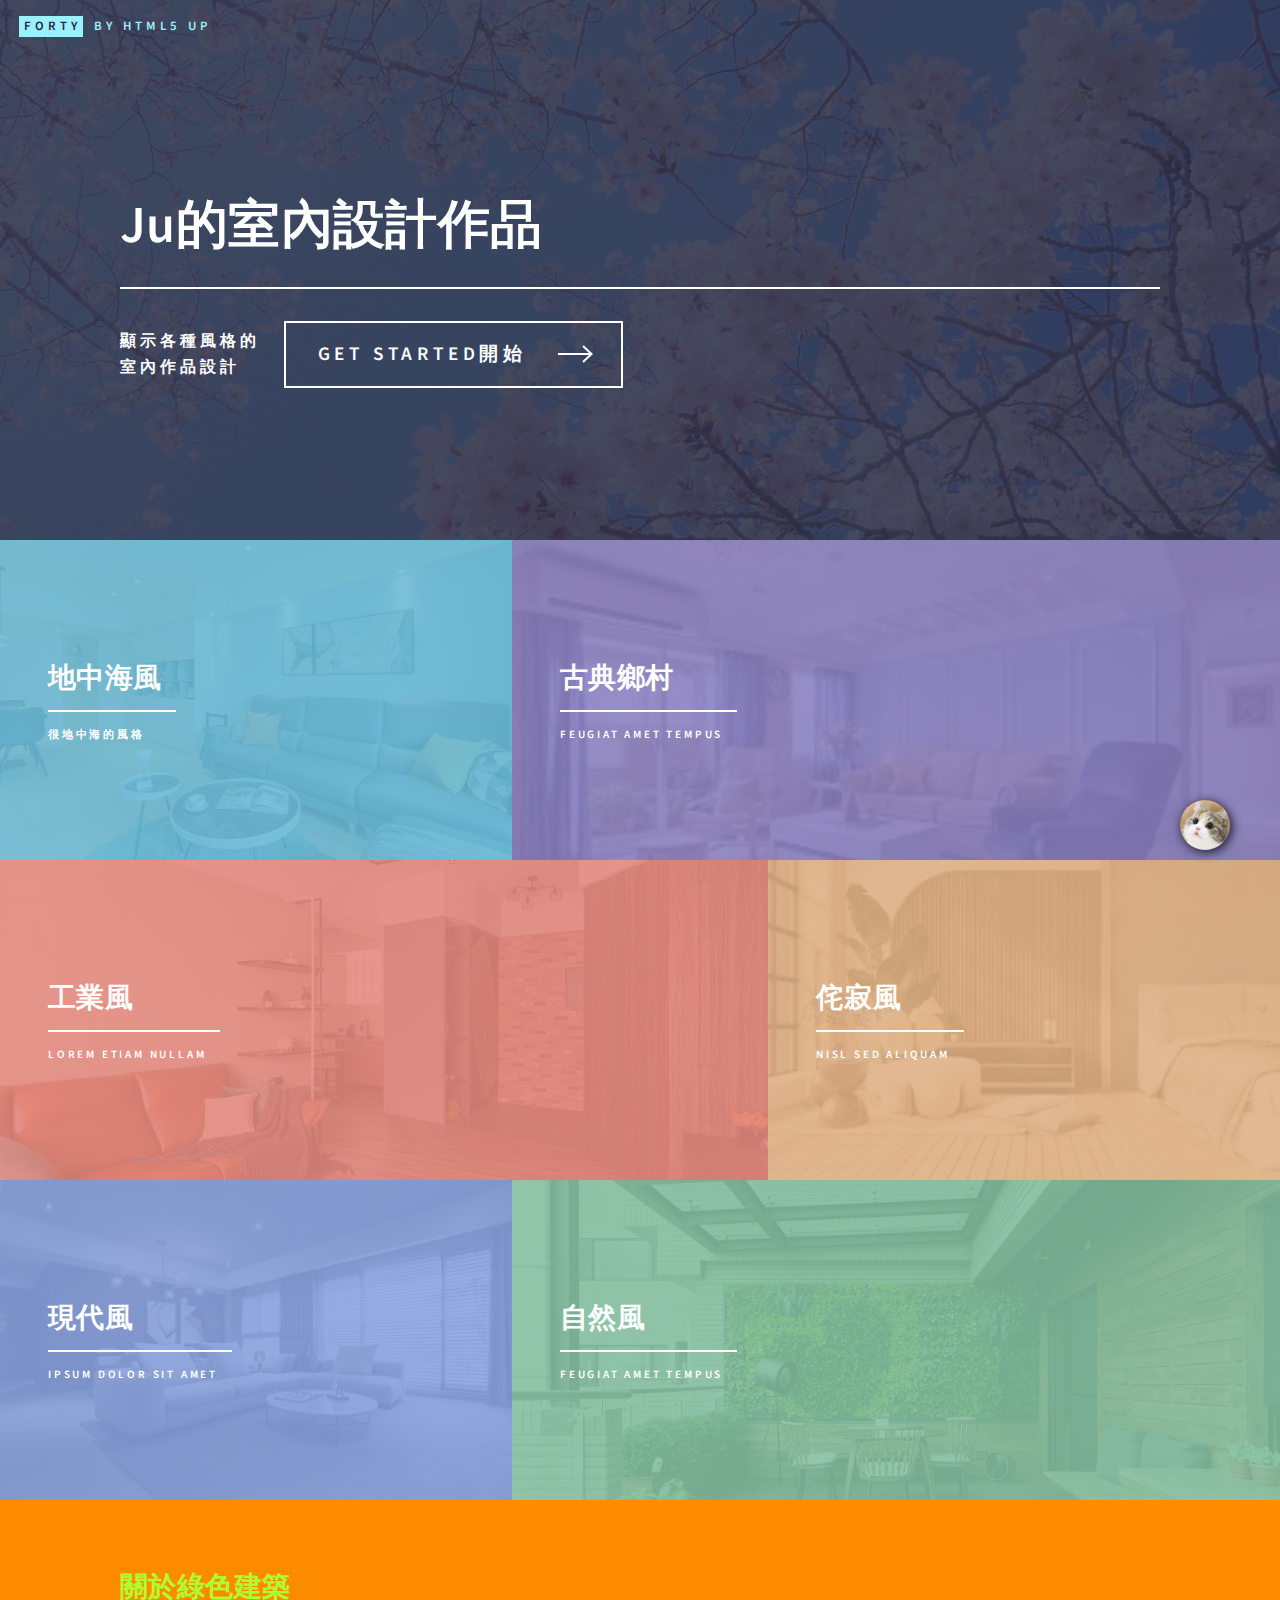
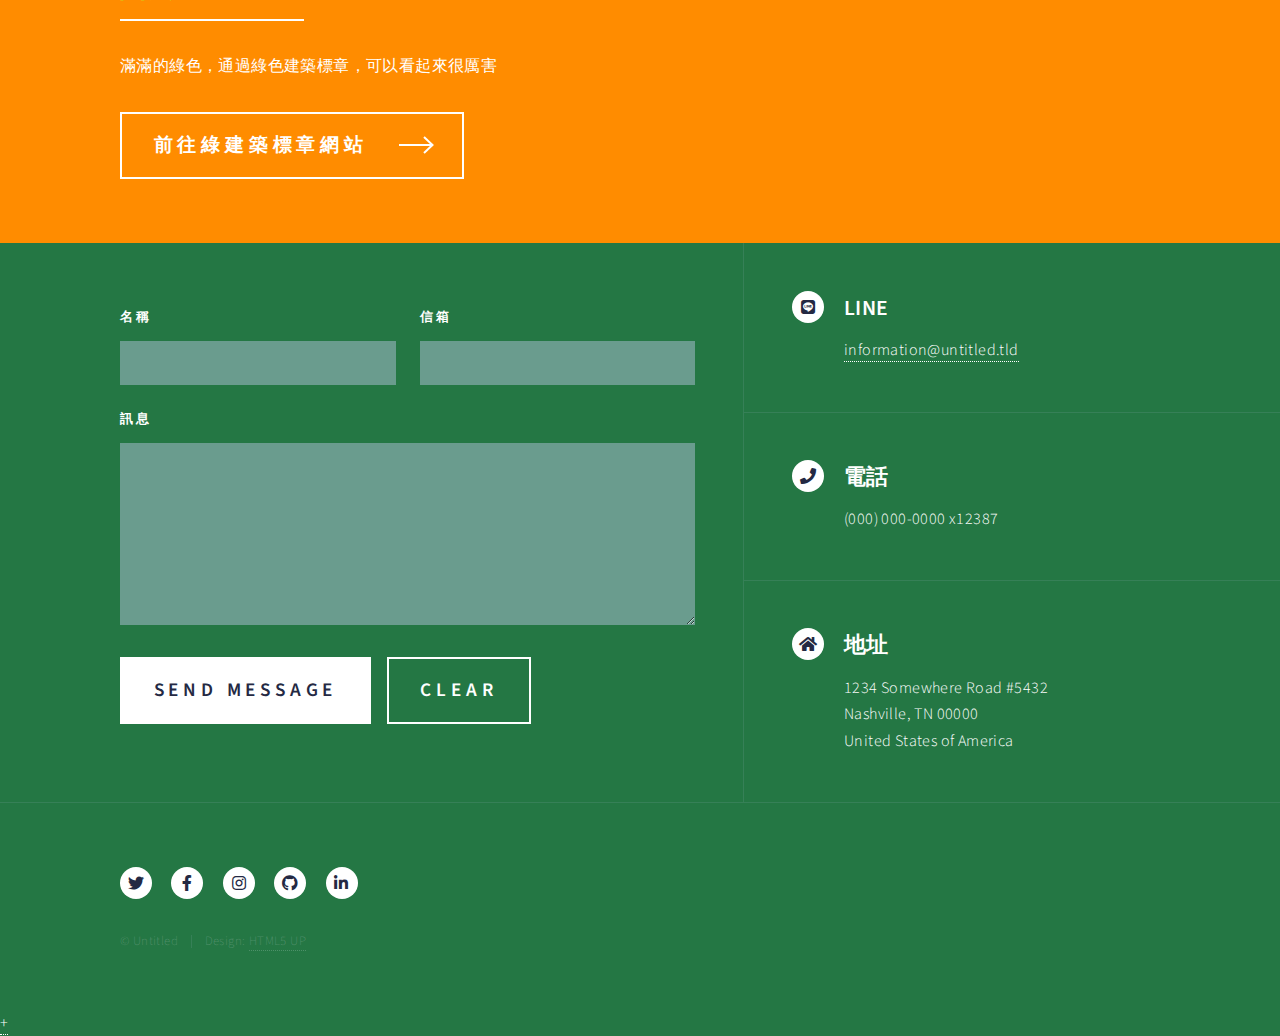
<file: index.html>
<!DOCTYPE HTML>
<!--
	Forty by HTML5 UP
	html5up.net | @ajlkn
	Free for personal and commercial use under the CCA 3.0 license (html5up.net/license)
-->
<html>
	<head>
		<title>Forty by HTML5 UP</title>
		<meta charset="utf-8" />
		<meta name="viewport" content="width=device-width, initial-scale=1, user-scalable=no" />
		<link rel="stylesheet" href="assets/css/main.css" />
		<noscript><link rel="stylesheet" href="assets/css/noscript.css" /></noscript>
	</head>
	<body class="is-preload">
		    <!-- <a href="#footer" class="back-btn">🢁</a> -->
            <a href="#footer" class="back-btn"><img class="back-img" src="images/cat.jpg" /></a>

		<!-- Wrapper -->
			<div id="wrapper">

				<!-- Header -->
					<header id="header" class="alt">
						<a href="index.html" class="logo"><strong>Forty</strong> <span>by HTML5 UP</span></a>
						<nav>
						
							
						</nav>
					</header>

				<!-- Menu -->
					<nav id="menu">
						<ul class="links">
							<li><a href="index.html">Home</a></li>
							<li><a href="landing.html">Landing</a></li>
							<li><a href="generic.html">Generic</a></li>
							<li><a href="elements.html">Elements</a></li>
						</ul>
						<ul class="actions stacked">
							<li><a href="#" class="button primary fit">Get Started</a></li>
							<li><a href="#" class="button fit">Log In</a></li>
						</ul>
					</nav>

				<!-- Banner -->
					<section id="banner" class="major">
						<div class="inner">
							<span class="image">
								<img src="images/櫻花.jpg" alt="" />
							</span>		
							<header class="major">
								<h1>Ju的室內設計作品</h1>																		
							</header>
							<div class="content">
								<p>顯示各種風格的<br />
								室內作品設計</p>
								<ul class="actions">
									<li><a href="#one" class="button next scrolly">Get Started開始</a></li>
								</ul>
							</div>
						</div>
					</section>

				<!-- Main -->
					<div id="main">

						<!-- One -->
							<section id="one" class="tiles">
								<article>
									<span class="image">
										<img src="images/地中海風.jpg" alt="" />
									</span>
									<header class="major">
										<h3><a href="地中海風.html" class="link">地中海風</a></h3>
										<p>很地中海的風格</p>
									</header>
								</article>
								<article>
									<span class="image">
										<img src="images/古典鄉村.jpg" alt="" />
									</span>
									<header class="major">
										<h3><a href="古典鄉村.html" class="link">古典鄉村</a></h3>
										<p>feugiat amet tempus</p>
									</header>
								</article>
								<article>
									<span class="image">
										<img src="images/工業風.jpg" alt="" />
									</span>
									<header class="major">
										<h3><a href="工業風.html" class="link">工業風</a></h3>
										<p>Lorem etiam nullam</p>
									</header>
								</article>
								<article>
									<span class="image">
										<img src="images/侘寂風.jpg" alt="" />
									</span>
									<header class="major">
										<h3><a href="侘寂風.html" class="link">侘寂風</a></h3>
										<p>Nisl sed aliquam</p>
									</header>
								</article>
								<article>
									<span class="image">
										<img src="images/現代風.jpg" alt="" />
									</span>
									<header class="major">
										<h3><a href="現代風.html" class="link">現代風</a></h3>
										<p>Ipsum dolor sit amet</p>
									</header>
								</article>
								<article>
									<span class="image">
										<img src="images/自然風.jpg" alt="" />
									</span>
									<header class="major">
										<h3><a href="自然風.html" class="link">自然風</a></h3>
										<p>Feugiat amet tempus</p>
									</header>
								</article>
							</section>

						<!-- Two -->
							<section id="two">
								<div class="inner">
									<header class="major">
										<h2 class="my color">關於綠色建築</h2>
									</header>
									<p>滿滿的綠色，通過綠色建築標章，可以看起來很厲害</p>
									<ul class="actions">
										<li><a href="https://gb.tabc.org.tw/" target="_blank" class="button next">前往綠建築標章網站</a></li> 
									</ul>
								</div>
							</section>

					</div>

				<!-- Contact -->
					<section id="contact">
						<div class="inner">
							<section>

								<form method="post" action="#" onsubmit="return mailto()">
									<div class="fields">
										<div class="field half">
											<label for="name">名稱</label>
											<input type="text" name="name" id="name" />
										</div>
										<div class="field half">
											<label for="email">信箱</label>
											<input type="text" name="email" id="email" />
										</div>
										<div class="field">
											<label for="message">訊息</label>
											<textarea name="message" id="message" rows="6"></textarea>
										</div>
									</div>
									<ul class="actions">
										<li><input type="submit" value="Send Message" class="primary" /></li>
										<li><input type="reset" value="Clear" /></li>
									</ul>

									<script>
										function mailto() {
											name = document.getElementsByName('name')[0].value; // 把使用者輸入的名稱拿出來用
											email = document.getElementsByName('email')[0].value; // 把使用者輸入的email拿出來用
											message = document.getElementsByName('message')[0].value.replaceAll('\n', '%0D%0A'); // 把使用者輸入的內容拿出來用
											window.location.href = "mailto:a0938520520@gmail.com?subject=我有問題&body=您好, 我是" + name + ":%0D%0A" + message;
											return false;
										}
									</script>
									
								</form>
							</section>
							<section class="split">
								<section>
									<div class="contact-method">
										<span class="icon brands alt fa-line"></span>
										<h3>LINE</h3>
										<a href="#">information@untitled.tld</a>
									</div>
								</section>
								<section>
									<div class="contact-method">
										<span class="icon solid alt fa-phone"></span>
										<h3>電話</h3>
										<span>(000) 000-0000 x12387</span>
									</div>
								</section>
								<section>
									<div class="contact-method">
										<span class="icon solid alt fa-home"></span>
										<h3>地址</h3>
										<span>1234 Somewhere Road #5432<br />
										Nashville, TN 00000<br />
										United States of America</span>
									</div>
								</section>
							</section>
						</div>
					</section>

				<!-- Footer -->
					<footer id="footer">
						<div class="inner">
							<ul class="icons">
								<li><a href="#" class="icon brands alt fa-twitter"><span class="label">Twitter</span></a></li>
								<li><a href="#" class="icon brands alt fa-facebook-f"><span class="label">Facebook</span></a></li>
								<li><a href="#" class="icon brands alt fa-instagram"><span class="label">Instagram</span></a></li>
								<li><a href="#" class="icon brands alt fa-github"><span class="label">GitHub</span></a></li>
								<li><a href="#" class="icon brands alt fa-linkedin-in"><span class="label">LinkedIn</span></a></li>
							</ul>
							<ul class="copyright">
								<li>&copy; Untitled</li><li>Design: <a href="https://html5up.net">HTML5 UP</a></li>
							</ul>
						</div>
					</footer>

			</div>

		<!-- Scripts -->
			<script src="assets/js/jquery.min.js"></script>
			<script src="assets/js/jquery.scrolly.min.js"></script>
			<script src="assets/js/jquery.scrollex.min.js"></script>
			<script src="assets/js/browser.min.js"></script>
			<script src="assets/js/breakpoints.min.js"></script>
			<script src="assets/js/util.js"></script>
			<script src="assets/js/main.js"></script>

	</body>
</html>

<a href="#wrapper" class="btn">+</a>
</file>
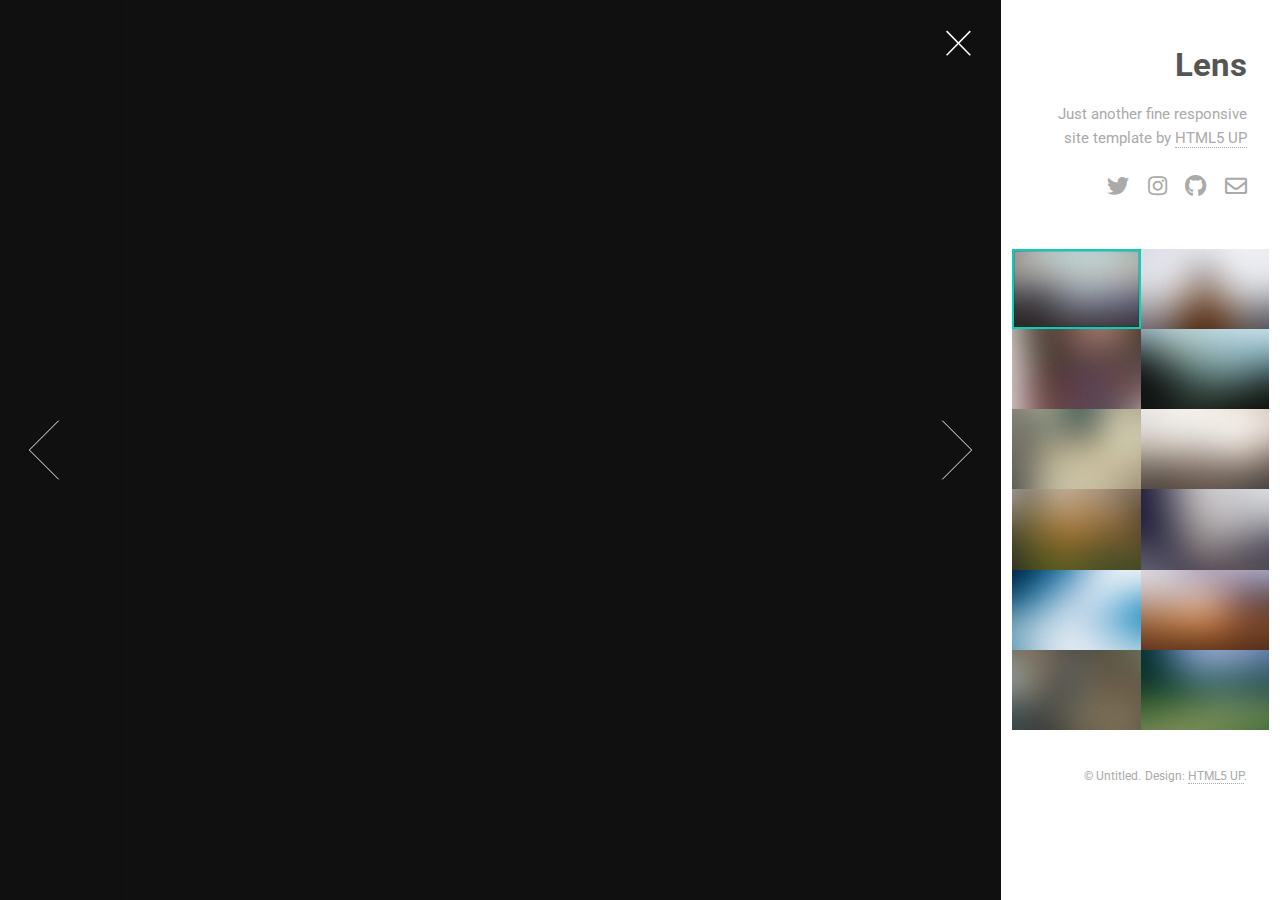
<file: html5up-lens/index.html>
<!DOCTYPE HTML>
<!--
	Lens by HTML5 UP
	html5up.net | @ajlkn
	Free for personal and commercial use under the CCA 3.0 license (html5up.net/license)
-->
<html>
	<head>
		<title>Lens by HTML5 UP</title>
		<meta charset="utf-8" />
		<meta name="viewport" content="width=device-width, initial-scale=1, user-scalable=no" />
		<link rel="stylesheet" href="assets/css/main.css" />
		<noscript><link rel="stylesheet" href="assets/css/noscript.css" /></noscript>
	</head>
	<body class="is-preload-0 is-preload-1 is-preload-2">

		<!-- Main -->
			<div id="main">

				<!-- Header -->
					<header id="header">
						<h1>Lens</h1>
						<p>Just another fine responsive site template by <a href="http://html5up.net">HTML5 UP</a></p>
						<ul class="icons">
							<li><a href="#" class="icon brands fa-twitter"><span class="label">Twitter</span></a></li>
							<li><a href="#" class="icon brands fa-instagram"><span class="label">Instagram</span></a></li>
							<li><a href="#" class="icon brands fa-github"><span class="label">Github</span></a></li>
							<li><a href="#" class="icon fa-envelope"><span class="label">Email</span></a></li>
						</ul>
					</header>

				<!-- Thumbnail -->
					<section id="thumbnails">
						<article>
							<a class="thumbnail" href="images/fulls/01.jpg" data-position="left center"><img src="images/thumbs/01.jpg" alt="" /></a>
							<h2>Diam tempus accumsan</h2>
							<p>Lorem ipsum dolor sit amet, consectetur adipiscing elit.</p>
						</article>
						<article>
							<a class="thumbnail" href="images/fulls/02.jpg"><img src="images/thumbs/02.jpg" alt="" /></a>
							<h2>Vivamus convallis libero</h2>
							<p>Sed velit lacus, laoreet at venenatis convallis in lorem tincidunt.</p>
						</article>
						<article>
							<a class="thumbnail" href="images/fulls/03.jpg" data-position="top center"><img src="images/thumbs/03.jpg" alt="" /></a>
							<h2>Nec accumsan enim felis</h2>
							<p>Maecenas eleifend tellus ut turpis eleifend, vitae pretium faucibus.</p>
						</article>
						<article>
							<a class="thumbnail" href="images/fulls/04.jpg"><img src="images/thumbs/04.jpg" alt="" /></a>
							<h2>Donec maximus nisi eget</h2>
							<p>Tristique in nulla vel congue. Sed sociis natoque parturient nascetur.</p>
						</article>
						<article>
							<a class="thumbnail" href="images/fulls/05.jpg" data-position="top center"><img src="images/thumbs/05.jpg" alt="" /></a>
							<h2>Nullam vitae nunc vulputate</h2>
							<p>In pellentesque cursus velit id posuere. Donec vehicula nulla.</p>
						</article>
						<article>
							<a class="thumbnail" href="images/fulls/06.jpg"><img src="images/thumbs/06.jpg" alt="" /></a>
							<h2>Phasellus magna faucibus</h2>
							<p>Nulla dignissim libero maximus tellus varius dictum ut posuere magna.</p>
						</article>
						<article>
							<a class="thumbnail" href="images/fulls/07.jpg"><img src="images/thumbs/07.jpg" alt="" /></a>
							<h2>Proin quis mauris</h2>
							<p>Etiam ultricies, lorem quis efficitur porttitor, facilisis ante orci urna.</p>
						</article>
						<article>
							<a class="thumbnail" href="images/fulls/08.jpg"><img src="images/thumbs/08.jpg" alt="" /></a>
							<h2>Gravida quis varius enim</h2>
							<p>Nunc egestas congue lorem. Nullam dictum placerat ex sapien tortor mattis.</p>
						</article>
						<article>
							<a class="thumbnail" href="images/fulls/09.jpg"><img src="images/thumbs/09.jpg" alt="" /></a>
							<h2>Morbi eget vitae adipiscing</h2>
							<p>In quis vulputate dui. Maecenas metus elit, dictum praesent lacinia lacus.</p>
						</article>
						<article>
							<a class="thumbnail" href="images/fulls/10.jpg"><img src="images/thumbs/10.jpg" alt="" /></a>
							<h2>Habitant tristique senectus</h2>
							<p>Vestibulum ante ipsum primis in faucibus orci luctus ac tincidunt dolor.</p>
						</article>
						<article>
							<a class="thumbnail" href="images/fulls/11.jpg"><img src="images/thumbs/11.jpg" alt="" /></a>
							<h2>Pharetra ex non faucibus</h2>
							<p>Ut sed magna euismod leo laoreet congue. Fusce congue enim ultricies.</p>
						</article>
						<article>
							<a class="thumbnail" href="images/fulls/12.jpg"><img src="images/thumbs/12.jpg" alt="" /></a>
							<h2>Mattis lorem sodales</h2>
							<p>Feugiat auctor leo massa, nec vestibulum nisl erat faucibus, rutrum nulla.</p>
						</article>
					</section>

				<!-- Footer -->
					<footer id="footer">
						<ul class="copyright">
							<li>&copy; Untitled.</li><li>Design: <a href="http://html5up.net">HTML5 UP</a>.</li>
						</ul>
					</footer>

			</div>

		<!-- Scripts -->
			<script src="assets/js/jquery.min.js"></script>
			<script src="assets/js/browser.min.js"></script>
			<script src="assets/js/breakpoints.min.js"></script>
			<script src="assets/js/main.js"></script>

	</body>
</html>
</file>
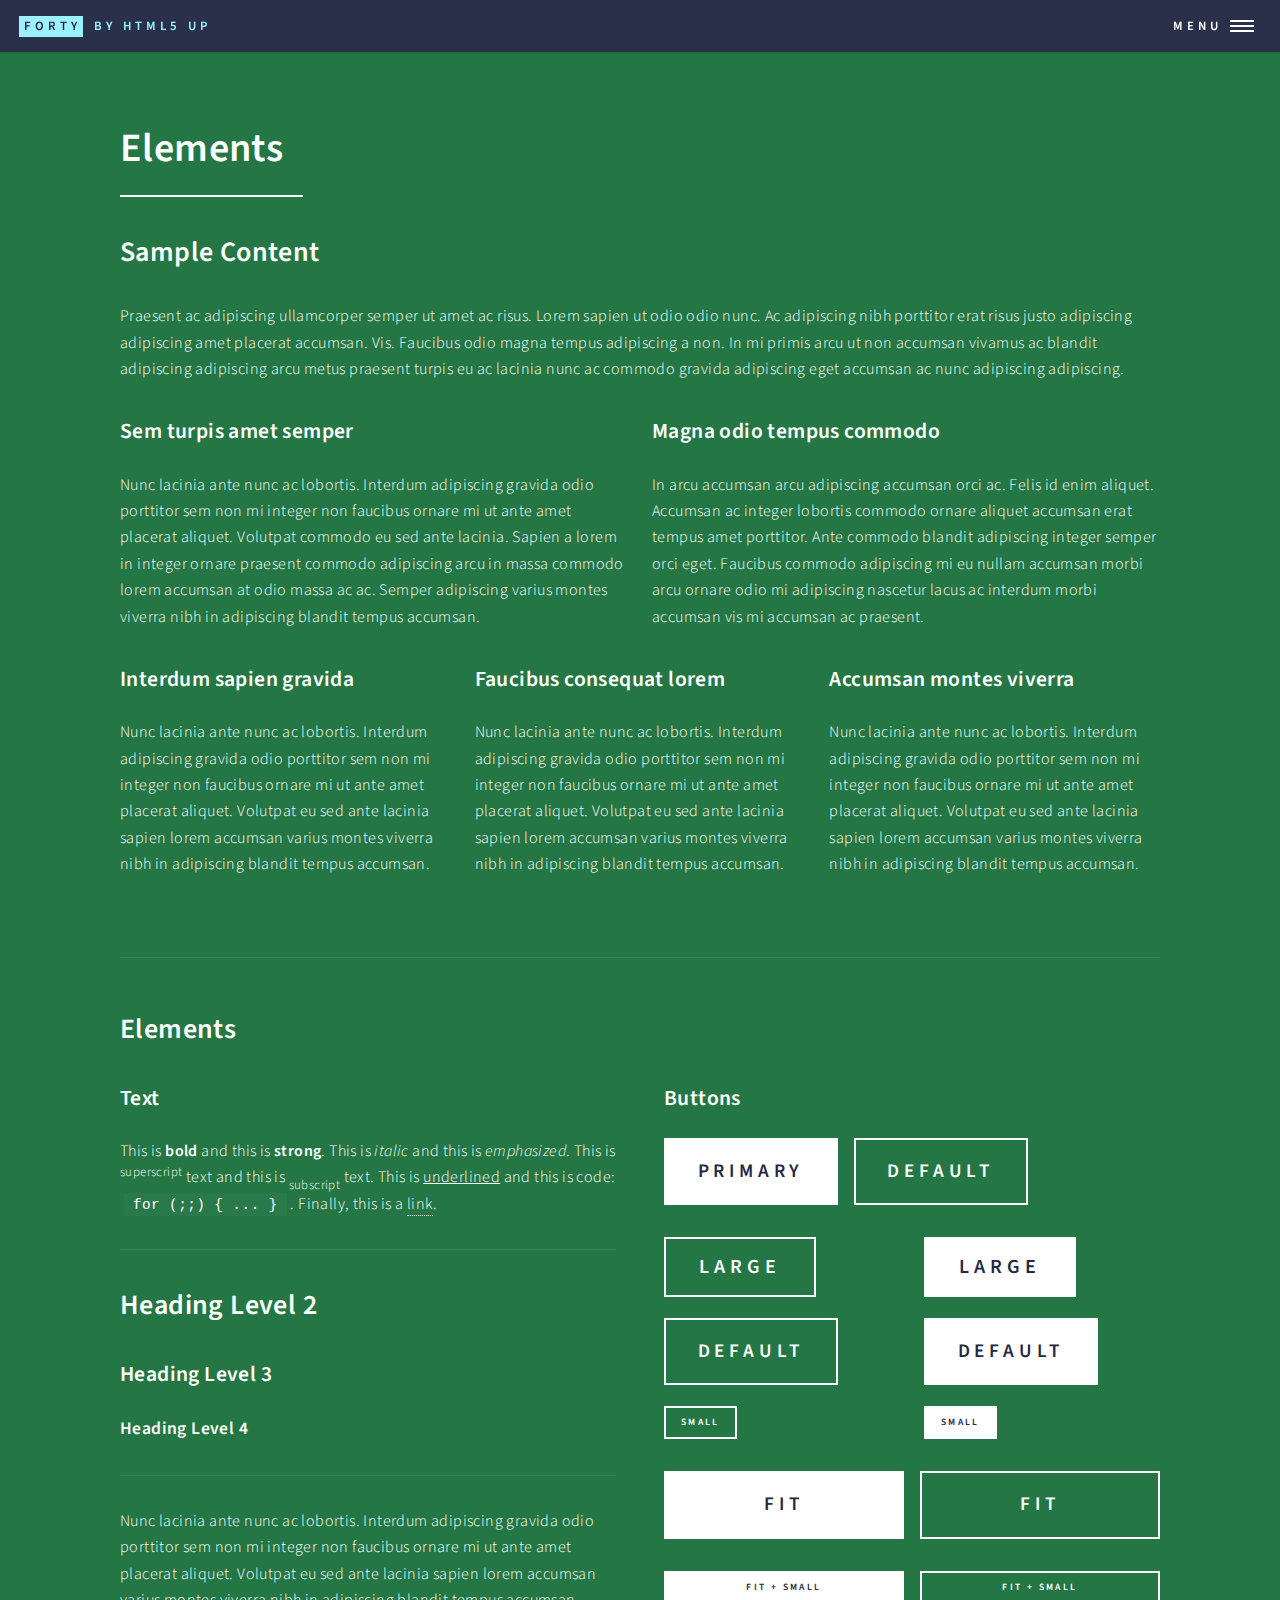
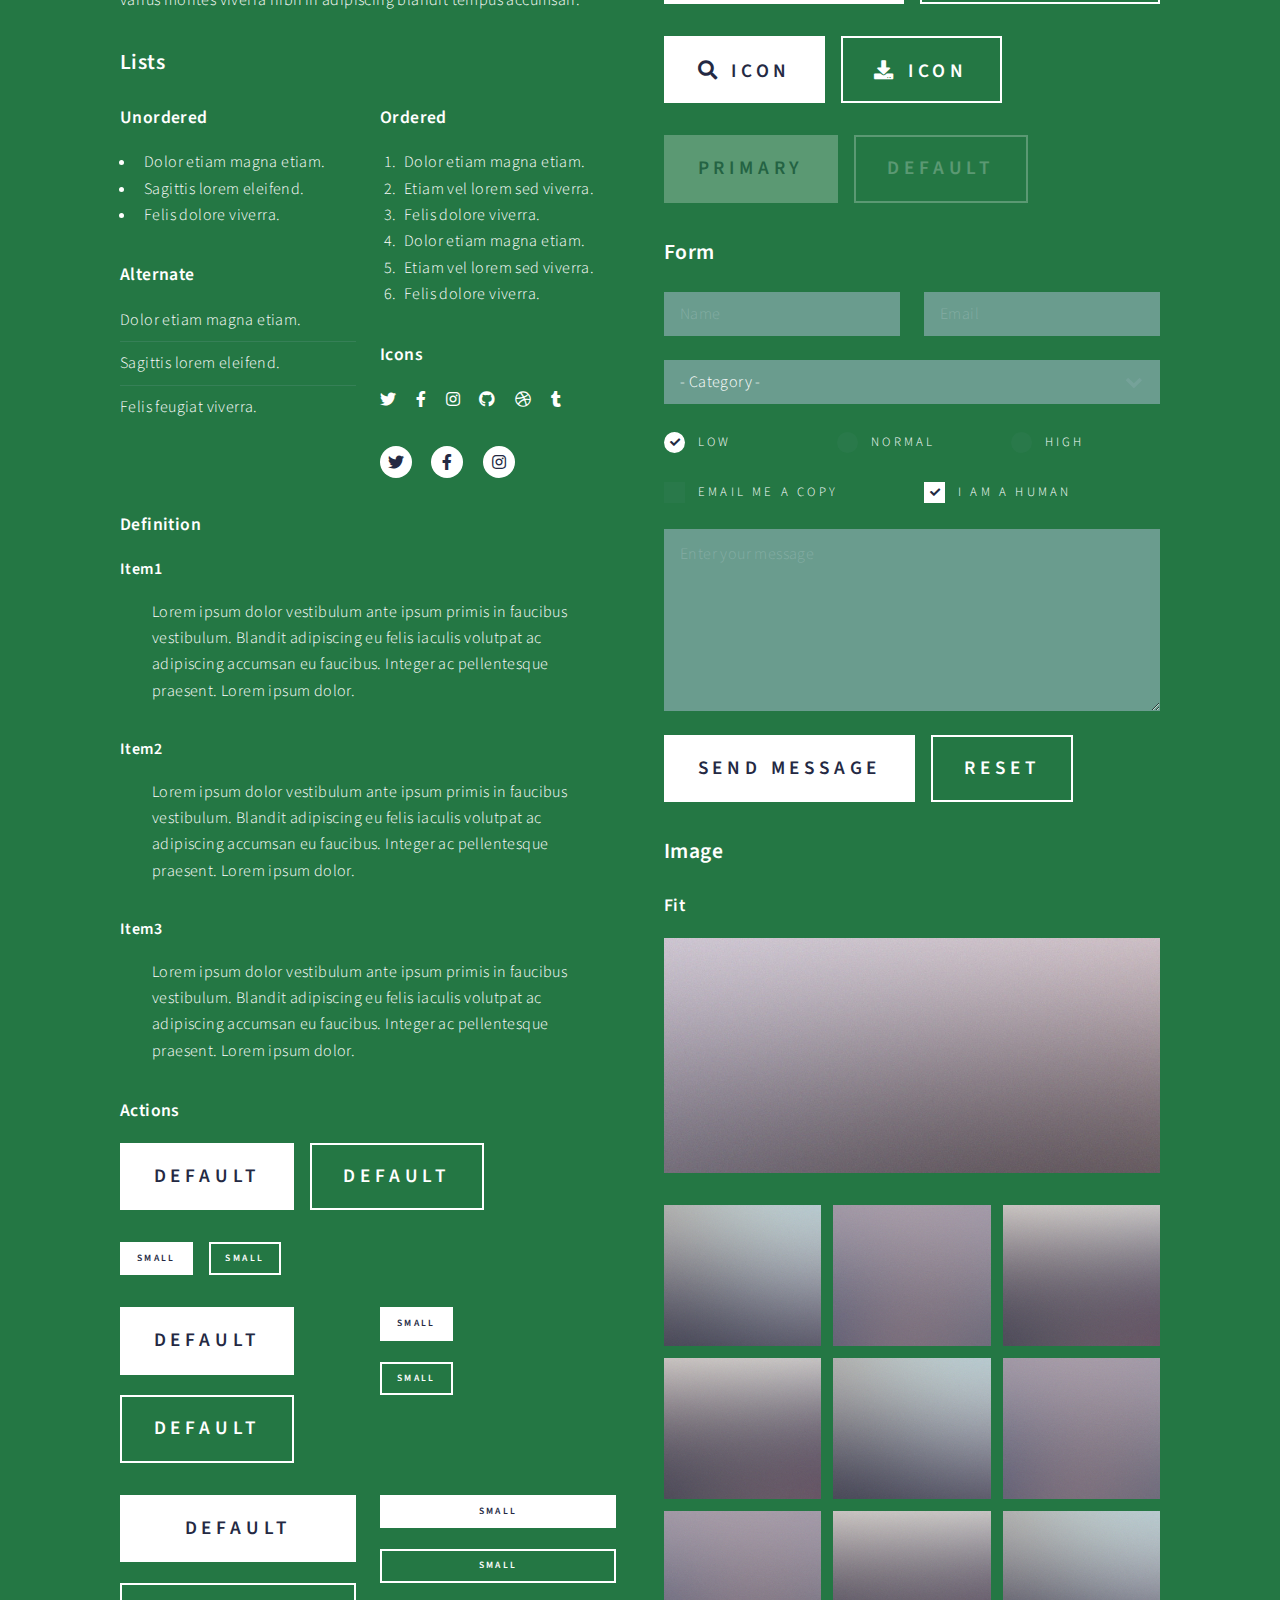
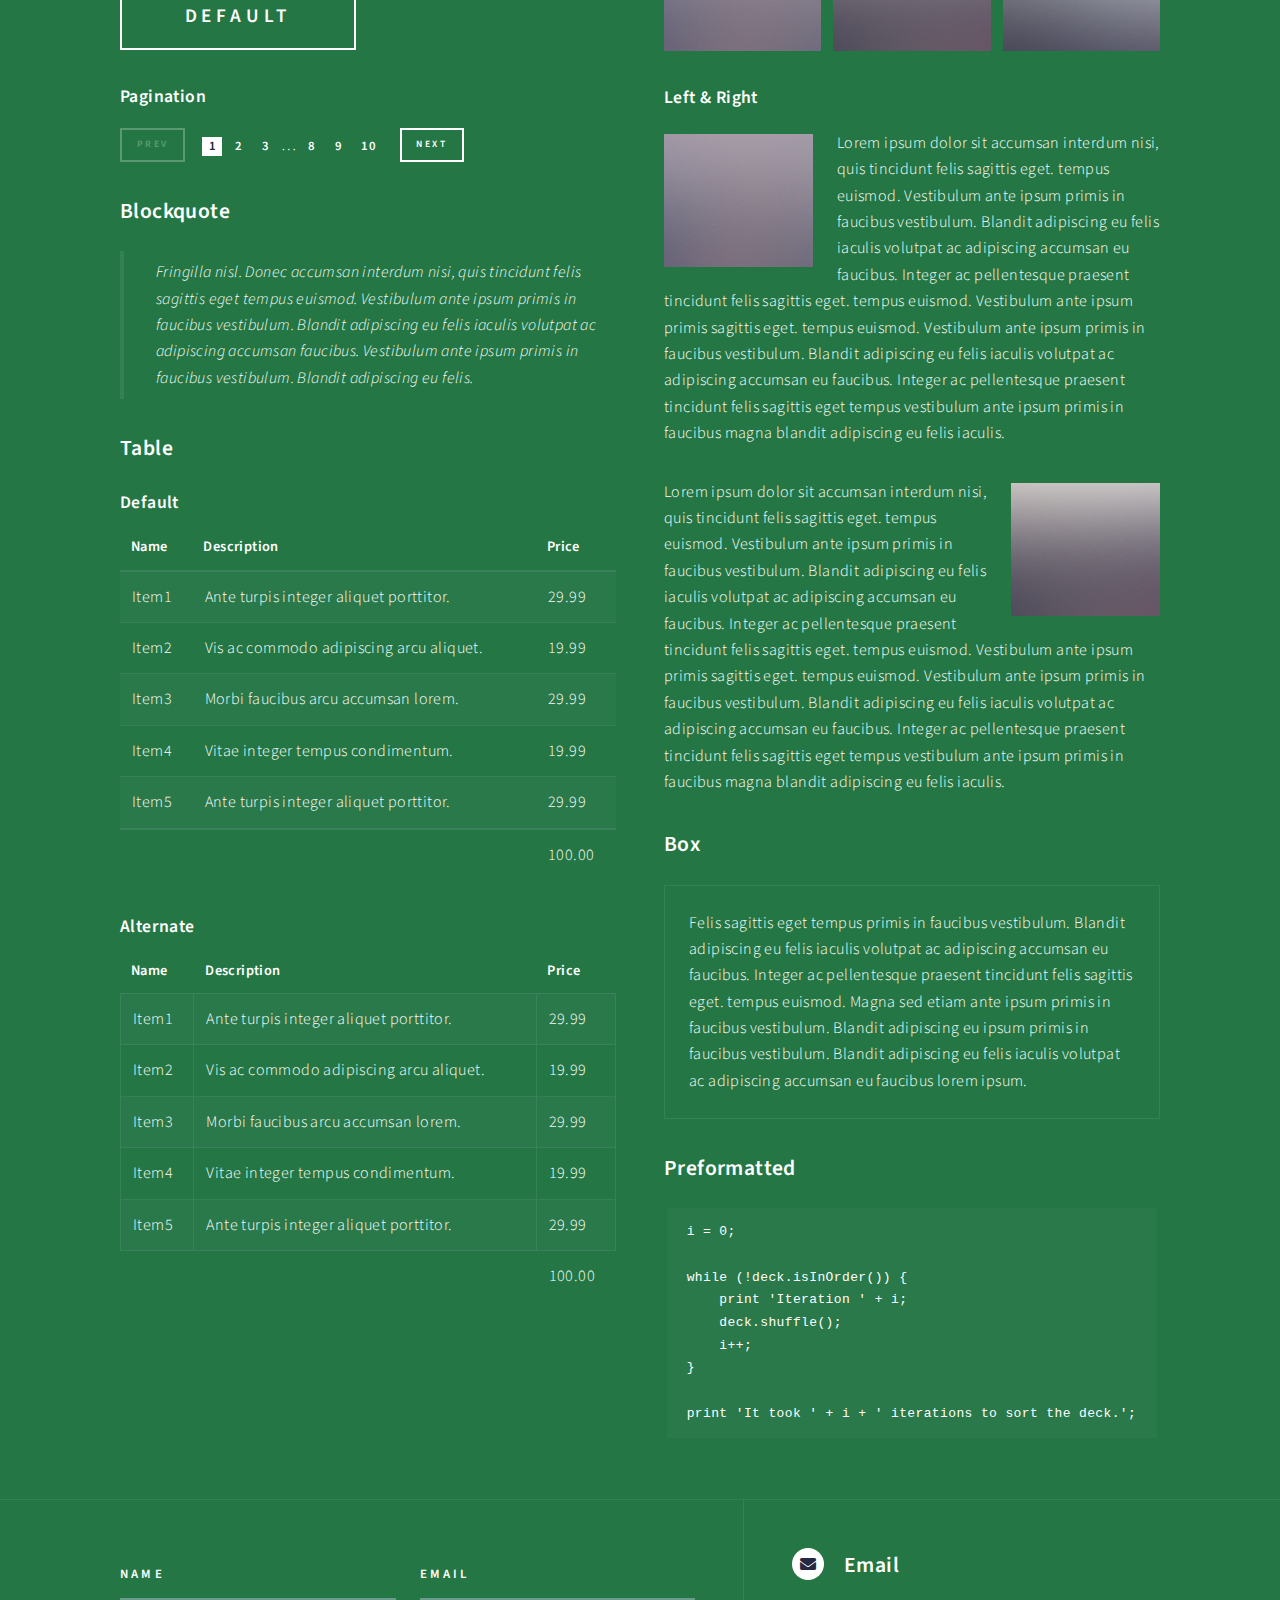
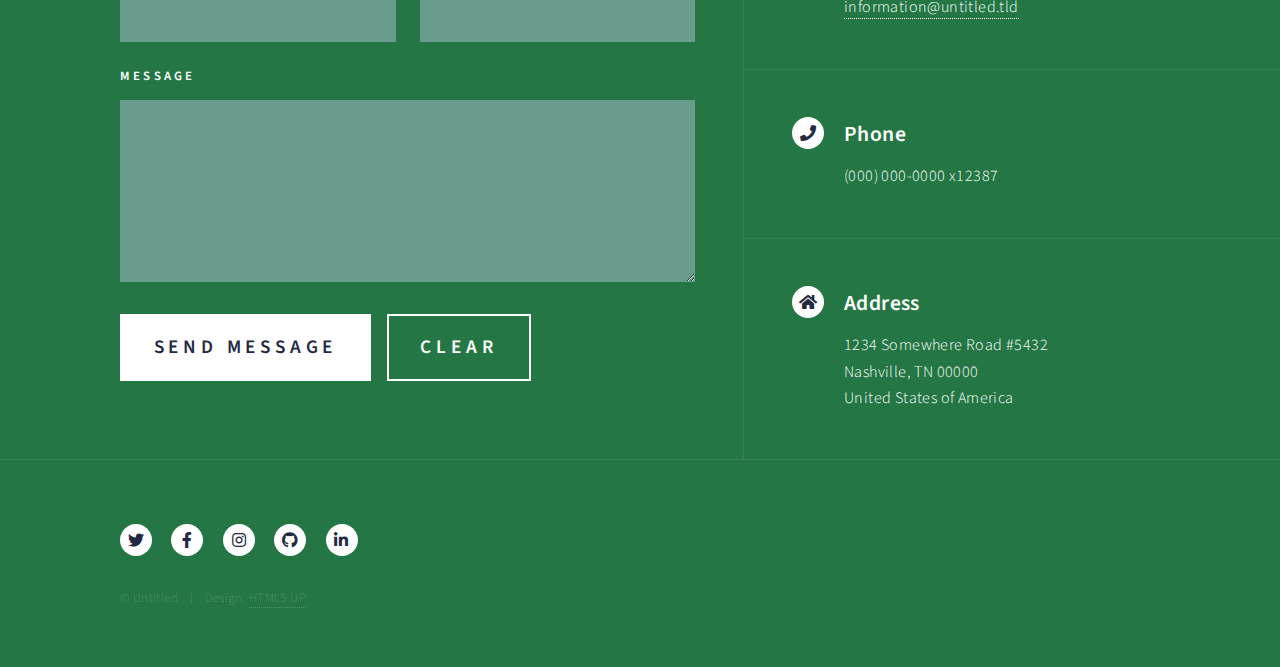
<file: elements.html>
<!DOCTYPE HTML>
<!--
	Forty by HTML5 UP
	html5up.net | @ajlkn
	Free for personal and commercial use under the CCA 3.0 license (html5up.net/license)
-->
<html>
	<head>
		<title>Elements - Forty by HTML5 UP</title>
		<meta charset="utf-8" />
		<meta name="viewport" content="width=device-width, initial-scale=1, user-scalable=no" />
		<link rel="stylesheet" href="assets/css/main.css" />
		<noscript><link rel="stylesheet" href="assets/css/noscript.css" /></noscript>
	</head>
	<body class="is-preload">

		<!-- Wrapper -->
			<div id="wrapper">

				<!-- Header -->
					<header id="header">
						<a href="index.html" class="logo"><strong>Forty</strong> <span>by HTML5 UP</span></a>
						<nav>
							<a href="#menu">Menu</a>
						</nav>
					</header>

				<!-- Menu -->
					<nav id="menu">
						<ul class="links">
							<li><a href="index.html">Home</a></li>
							<li><a href="landing.html">Landing</a></li>
							<li><a href="generic.html">Generic</a></li>
							<li><a href="elements.html">Elements</a></li>
						</ul>
						<ul class="actions stacked">
							<li><a href="#" class="button primary fit">Get Started</a></li>
							<li><a href="#" class="button fit">Log In</a></li>
						</ul>
					</nav>

				<!-- Main -->
					<div id="main" class="alt">

						<!-- One -->
							<section id="one">
								<div class="inner">
									<header class="major">
										<h1>Elements</h1>
									</header>

									<!-- Content -->
										<h2 id="content">Sample Content</h2>
										<p>Praesent ac adipiscing ullamcorper semper ut amet ac risus. Lorem sapien ut odio odio nunc. Ac adipiscing nibh porttitor erat risus justo adipiscing adipiscing amet placerat accumsan. Vis. Faucibus odio magna tempus adipiscing a non. In mi primis arcu ut non accumsan vivamus ac blandit adipiscing adipiscing arcu metus praesent turpis eu ac lacinia nunc ac commodo gravida adipiscing eget accumsan ac nunc adipiscing adipiscing.</p>
										<div class="row">
											<div class="col-6 col-12-small">
												<h3>Sem turpis amet semper</h3>
												<p>Nunc lacinia ante nunc ac lobortis. Interdum adipiscing gravida odio porttitor sem non mi integer non faucibus ornare mi ut ante amet placerat aliquet. Volutpat commodo eu sed ante lacinia. Sapien a lorem in integer ornare praesent commodo adipiscing arcu in massa commodo lorem accumsan at odio massa ac ac. Semper adipiscing varius montes viverra nibh in adipiscing blandit tempus accumsan.</p>
											</div>
											<div class="col-6 col-12-small">
												<h3>Magna odio tempus commodo</h3>
												<p>In arcu accumsan arcu adipiscing accumsan orci ac. Felis id enim aliquet. Accumsan ac integer lobortis commodo ornare aliquet accumsan erat tempus amet porttitor. Ante commodo blandit adipiscing integer semper orci eget. Faucibus commodo adipiscing mi eu nullam accumsan morbi arcu ornare odio mi adipiscing nascetur lacus ac interdum morbi accumsan vis mi accumsan ac praesent.</p>
											</div>
											<!-- Break -->
											<div class="col-4 col-12-medium">
												<h3>Interdum sapien gravida</h3>
												<p>Nunc lacinia ante nunc ac lobortis. Interdum adipiscing gravida odio porttitor sem non mi integer non faucibus ornare mi ut ante amet placerat aliquet. Volutpat eu sed ante lacinia sapien lorem accumsan varius montes viverra nibh in adipiscing blandit tempus accumsan.</p>
											</div>
											<div class="col-4 col-12-medium">
												<h3>Faucibus consequat lorem</h3>
												<p>Nunc lacinia ante nunc ac lobortis. Interdum adipiscing gravida odio porttitor sem non mi integer non faucibus ornare mi ut ante amet placerat aliquet. Volutpat eu sed ante lacinia sapien lorem accumsan varius montes viverra nibh in adipiscing blandit tempus accumsan.</p>
											</div>
											<div class="col-4 col-12-medium">
												<h3>Accumsan montes viverra</h3>
												<p>Nunc lacinia ante nunc ac lobortis. Interdum adipiscing gravida odio porttitor sem non mi integer non faucibus ornare mi ut ante amet placerat aliquet. Volutpat eu sed ante lacinia sapien lorem accumsan varius montes viverra nibh in adipiscing blandit tempus accumsan.</p>
											</div>
										</div>

									<hr class="major" />

									<!-- Elements -->
										<h2 id="elements">Elements</h2>
										<div class="row gtr-200">
											<div class="col-6 col-12-medium">

												<!-- Text stuff -->
													<h3>Text</h3>
													<p>This is <b>bold</b> and this is <strong>strong</strong>. This is <i>italic</i> and this is <em>emphasized</em>.
													This is <sup>superscript</sup> text and this is <sub>subscript</sub> text.
													This is <u>underlined</u> and this is code: <code>for (;;) { ... }</code>.
													Finally, this is a <a href="#">link</a>.</p>
													<hr />
													<h2>Heading Level 2</h2>
													<h3>Heading Level 3</h3>
													<h4>Heading Level 4</h4>
													<hr />
													<p>Nunc lacinia ante nunc ac lobortis. Interdum adipiscing gravida odio porttitor sem non mi integer non faucibus ornare mi ut ante amet placerat aliquet. Volutpat eu sed ante lacinia sapien lorem accumsan varius montes viverra nibh in adipiscing blandit tempus accumsan.</p>

												<!-- Lists -->
													<h3>Lists</h3>
													<div class="row">
														<div class="col-6 col-12-small">

															<h4>Unordered</h4>
															<ul>
																<li>Dolor etiam magna etiam.</li>
																<li>Sagittis lorem eleifend.</li>
																<li>Felis dolore viverra.</li>
															</ul>

															<h4>Alternate</h4>
															<ul class="alt">
																<li>Dolor etiam magna etiam.</li>
																<li>Sagittis lorem eleifend.</li>
																<li>Felis feugiat viverra.</li>
															</ul>

														</div>
														<div class="col-6 col-12-small">

															<h4>Ordered</h4>
															<ol>
																<li>Dolor etiam magna etiam.</li>
																<li>Etiam vel lorem sed viverra.</li>
																<li>Felis dolore viverra.</li>
																<li>Dolor etiam magna etiam.</li>
																<li>Etiam vel lorem sed viverra.</li>
																<li>Felis dolore viverra.</li>
															</ol>

															<h4>Icons</h4>
															<ul class="icons">
																<li><a href="#" class="icon brands fa-twitter"><span class="label">Twitter</span></a></li>
																<li><a href="#" class="icon brands fa-facebook-f"><span class="label">Facebook</span></a></li>
																<li><a href="#" class="icon brands fa-instagram"><span class="label">Instagram</span></a></li>
																<li><a href="#" class="icon brands fa-github"><span class="label">Github</span></a></li>
																<li><a href="#" class="icon brands fa-dribbble"><span class="label">Dribbble</span></a></li>
																<li><a href="#" class="icon brands fa-tumblr"><span class="label">Tumblr</span></a></li>
															</ul>
															<ul class="icons">
																<li><a href="#" class="icon brands alt fa-twitter"><span class="label">Twitter</span></a></li>
																<li><a href="#" class="icon brands alt fa-facebook-f"><span class="label">Facebook</span></a></li>
																<li><a href="#" class="icon brands alt fa-instagram"><span class="label">Instagram</span></a></li>
															</ul>

														</div>
													</div>
													<h4>Definition</h4>
													<dl>
														<dt>Item1</dt>
														<dd>
															<p>Lorem ipsum dolor vestibulum ante ipsum primis in faucibus vestibulum. Blandit adipiscing eu felis iaculis volutpat ac adipiscing accumsan eu faucibus. Integer ac pellentesque praesent. Lorem ipsum dolor.</p>
														</dd>
														<dt>Item2</dt>
														<dd>
															<p>Lorem ipsum dolor vestibulum ante ipsum primis in faucibus vestibulum. Blandit adipiscing eu felis iaculis volutpat ac adipiscing accumsan eu faucibus. Integer ac pellentesque praesent. Lorem ipsum dolor.</p>
														</dd>
														<dt>Item3</dt>
														<dd>
															<p>Lorem ipsum dolor vestibulum ante ipsum primis in faucibus vestibulum. Blandit adipiscing eu felis iaculis volutpat ac adipiscing accumsan eu faucibus. Integer ac pellentesque praesent. Lorem ipsum dolor.</p>
														</dd>
													</dl>

													<h4>Actions</h4>
													<ul class="actions">
														<li><a href="#" class="button primary">Default</a></li>
														<li><a href="#" class="button">Default</a></li>
													</ul>
													<ul class="actions small">
														<li><a href="#" class="button primary small">Small</a></li>
														<li><a href="#" class="button small">Small</a></li>
													</ul>
													<div class="row">
														<div class="col-6 col-12-small">
															<ul class="actions stacked">
																<li><a href="#" class="button primary">Default</a></li>
																<li><a href="#" class="button">Default</a></li>
															</ul>
														</div>
														<div class="col-6 col-12-small">
															<ul class="actions stacked">
																<li><a href="#" class="button primary small">Small</a></li>
																<li><a href="#" class="button small">Small</a></li>
															</ul>
														</div>
														<div class="col-6 col-12-small">
															<ul class="actions stacked">
																<li><a href="#" class="button primary fit">Default</a></li>
																<li><a href="#" class="button fit">Default</a></li>
															</ul>
														</div>
														<div class="col-6 col-12-small">
															<ul class="actions stacked">
																<li><a href="#" class="button primary small fit">Small</a></li>
																<li><a href="#" class="button small fit">Small</a></li>
															</ul>
														</div>
													</div>

													<h4>Pagination</h4>
													<ul class="pagination">
														<li><span class="button small disabled">Prev</span></li>
														<li><a href="#" class="page active">1</a></li>
														<li><a href="#" class="page">2</a></li>
														<li><a href="#" class="page">3</a></li>
														<li><span>&hellip;</span></li>
														<li><a href="#" class="page">8</a></li>
														<li><a href="#" class="page">9</a></li>
														<li><a href="#" class="page">10</a></li>
														<li><a href="#" class="button small">Next</a></li>
													</ul>

												<!-- Blockquote -->
													<h3>Blockquote</h3>
													<blockquote>Fringilla nisl. Donec accumsan interdum nisi, quis tincidunt felis sagittis eget tempus euismod. Vestibulum ante ipsum primis in faucibus vestibulum. Blandit adipiscing eu felis iaculis volutpat ac adipiscing accumsan faucibus. Vestibulum ante ipsum primis in faucibus vestibulum. Blandit adipiscing eu felis.</blockquote>

												<!-- Table -->
													<h3>Table</h3>

													<h4>Default</h4>
													<div class="table-wrapper">
														<table>
															<thead>
																<tr>
																	<th>Name</th>
																	<th>Description</th>
																	<th>Price</th>
																</tr>
															</thead>
															<tbody>
																<tr>
																	<td>Item1</td>
																	<td>Ante turpis integer aliquet porttitor.</td>
																	<td>29.99</td>
																</tr>
																<tr>
																	<td>Item2</td>
																	<td>Vis ac commodo adipiscing arcu aliquet.</td>
																	<td>19.99</td>
																</tr>
																<tr>
																	<td>Item3</td>
																	<td> Morbi faucibus arcu accumsan lorem.</td>
																	<td>29.99</td>
																</tr>
																<tr>
																	<td>Item4</td>
																	<td>Vitae integer tempus condimentum.</td>
																	<td>19.99</td>
																</tr>
																<tr>
																	<td>Item5</td>
																	<td>Ante turpis integer aliquet porttitor.</td>
																	<td>29.99</td>
																</tr>
															</tbody>
															<tfoot>
																<tr>
																	<td colspan="2"></td>
																	<td>100.00</td>
																</tr>
															</tfoot>
														</table>
													</div>

													<h4>Alternate</h4>
													<div class="table-wrapper">
														<table class="alt">
															<thead>
																<tr>
																	<th>Name</th>
																	<th>Description</th>
																	<th>Price</th>
																</tr>
															</thead>
															<tbody>
																<tr>
																	<td>Item1</td>
																	<td>Ante turpis integer aliquet porttitor.</td>
																	<td>29.99</td>
																</tr>
																<tr>
																	<td>Item2</td>
																	<td>Vis ac commodo adipiscing arcu aliquet.</td>
																	<td>19.99</td>
																</tr>
																<tr>
																	<td>Item3</td>
																	<td> Morbi faucibus arcu accumsan lorem.</td>
																	<td>29.99</td>
																</tr>
																<tr>
																	<td>Item4</td>
																	<td>Vitae integer tempus condimentum.</td>
																	<td>19.99</td>
																</tr>
																<tr>
																	<td>Item5</td>
																	<td>Ante turpis integer aliquet porttitor.</td>
																	<td>29.99</td>
																</tr>
															</tbody>
															<tfoot>
																<tr>
																	<td colspan="2"></td>
																	<td>100.00</td>
																</tr>
															</tfoot>
														</table>
													</div>

											</div>
											<div class="col-6 col-12-medium">

												<!-- Buttons -->
													<h3>Buttons</h3>
													<ul class="actions">
														<li><a href="#" class="button primary">Primary</a></li>
														<li><a href="#" class="button">Default</a></li>
													</ul>
													<div class="row">
														<div class="col-6 col-12-xsmall">
															<ul class="actions stacked">
																<li><a href="#" class="button large">Large</a></li>
																<li><a href="#" class="button">Default</a></li>
																<li><a href="#" class="button small">Small</a></li>
															</ul>
														</div>
														<div class="col-6 col-12-xsmall">
															<ul class="actions stacked">
																<li><a href="#" class="button primary large">Large</a></li>
																<li><a href="#" class="button primary">Default</a></li>
																<li><a href="#" class="button primary small">Small</a></li>
															</ul>
														</div>
													</div>
													<ul class="actions fit">
														<li><a href="#" class="button primary fit">Fit</a></li>
														<li><a href="#" class="button fit">Fit</a></li>
													</ul>
													<ul class="actions fit small">
														<li><a href="#" class="button primary fit small">Fit + Small</a></li>
														<li><a href="#" class="button fit small">Fit + Small</a></li>
													</ul>
													<ul class="actions">
														<li><a href="#" class="button primary icon solid fa-search">Icon</a></li>
														<li><a href="#" class="button icon solid fa-download">Icon</a></li>
													</ul>
													<ul class="actions">
														<li><span class="button primary disabled">Primary</span></li>
														<li><span class="button disabled">Default</span></li>
													</ul>

												<!-- Form -->
													<h3>Form</h3>

													<form method="post" action="#">
														<div class="row gtr-uniform">
															<div class="col-6 col-12-xsmall">
																<input type="text" name="demo-name" id="demo-name" value="" placeholder="Name" />
															</div>
															<div class="col-6 col-12-xsmall">
																<input type="email" name="demo-email" id="demo-email" value="" placeholder="Email" />
															</div>
															<!-- Break -->
															<div class="col-12">
																<select name="demo-category" id="demo-category">
																	<option value="">- Category -</option>
																	<option value="1">Manufacturing</option>
																	<option value="1">Shipping</option>
																	<option value="1">Administration</option>
																	<option value="1">Human Resources</option>
																</select>
															</div>
															<!-- Break -->
															<div class="col-4 col-12-small">
																<input type="radio" id="demo-priority-low" name="demo-priority" checked>
																<label for="demo-priority-low">Low</label>
															</div>
															<div class="col-4 col-12-small">
																<input type="radio" id="demo-priority-normal" name="demo-priority">
																<label for="demo-priority-normal">Normal</label>
															</div>
															<div class="col-4 col-12-small">
																<input type="radio" id="demo-priority-high" name="demo-priority">
																<label for="demo-priority-high">High</label>
															</div>
															<!-- Break -->
															<div class="col-6 col-12-small">
																<input type="checkbox" id="demo-copy" name="demo-copy">
																<label for="demo-copy">Email me a copy</label>
															</div>
															<div class="col-6 col-12-small">
																<input type="checkbox" id="demo-human" name="demo-human" checked>
																<label for="demo-human">I am a human</label>
															</div>
															<!-- Break -->
															<div class="col-12">
																<textarea name="demo-message" id="demo-message" placeholder="Enter your message" rows="6"></textarea>
															</div>
															<!-- Break -->
															<div class="col-12">
																<ul class="actions">
																	<li><input type="submit" value="Send Message" class="primary" /></li>
																	<li><input type="reset" value="Reset" /></li>
																</ul>
															</div>
														</div>
													</form>

												<!-- Image -->
													<h3>Image</h3>

													<h4>Fit</h4>
													<span class="image fit"><img src="images/pic03.jpg" alt="" /></span>
													<div class="box alt">
														<div class="row gtr-50 gtr-uniform">
															<div class="col-4"><span class="image fit"><img src="images/pic08.jpg" alt="" /></span></div>
															<div class="col-4"><span class="image fit"><img src="images/pic09.jpg" alt="" /></span></div>
															<div class="col-4"><span class="image fit"><img src="images/pic10.jpg" alt="" /></span></div>
															<!-- Break -->
															<div class="col-4"><span class="image fit"><img src="images/pic10.jpg" alt="" /></span></div>
															<div class="col-4"><span class="image fit"><img src="images/pic08.jpg" alt="" /></span></div>
															<div class="col-4"><span class="image fit"><img src="images/pic09.jpg" alt="" /></span></div>
															<!-- Break -->
															<div class="col-4"><span class="image fit"><img src="images/pic09.jpg" alt="" /></span></div>
															<div class="col-4"><span class="image fit"><img src="images/pic10.jpg" alt="" /></span></div>
															<div class="col-4"><span class="image fit"><img src="images/pic08.jpg" alt="" /></span></div>
														</div>
													</div>

													<h4>Left &amp; Right</h4>
													<p><span class="image left"><img src="images/pic09.jpg" alt="" /></span>Lorem ipsum dolor sit accumsan interdum nisi, quis tincidunt felis sagittis eget. tempus euismod. Vestibulum ante ipsum primis in faucibus vestibulum. Blandit adipiscing eu felis iaculis volutpat ac adipiscing accumsan eu faucibus. Integer ac pellentesque praesent tincidunt felis sagittis eget. tempus euismod. Vestibulum ante ipsum primis sagittis eget. tempus euismod. Vestibulum ante ipsum primis in faucibus vestibulum. Blandit adipiscing eu felis iaculis volutpat ac adipiscing accumsan eu faucibus. Integer ac pellentesque praesent tincidunt felis sagittis eget tempus vestibulum ante ipsum primis in faucibus magna blandit adipiscing eu felis iaculis.</p>
													<p><span class="image right"><img src="images/pic10.jpg" alt="" /></span>Lorem ipsum dolor sit accumsan interdum nisi, quis tincidunt felis sagittis eget. tempus euismod. Vestibulum ante ipsum primis in faucibus vestibulum. Blandit adipiscing eu felis iaculis volutpat ac adipiscing accumsan eu faucibus. Integer ac pellentesque praesent tincidunt felis sagittis eget. tempus euismod. Vestibulum ante ipsum primis sagittis eget. tempus euismod. Vestibulum ante ipsum primis in faucibus vestibulum. Blandit adipiscing eu felis iaculis volutpat ac adipiscing accumsan eu faucibus. Integer ac pellentesque praesent tincidunt felis sagittis eget tempus vestibulum ante ipsum primis in faucibus magna blandit adipiscing eu felis iaculis.</p>

												<!-- Box -->
													<h3>Box</h3>
													<div class="box">
														<p>Felis sagittis eget tempus primis in faucibus vestibulum. Blandit adipiscing eu felis iaculis volutpat ac adipiscing accumsan eu faucibus. Integer ac pellentesque praesent tincidunt felis sagittis eget. tempus euismod. Magna sed etiam ante ipsum primis in faucibus vestibulum. Blandit adipiscing eu ipsum primis in faucibus vestibulum. Blandit adipiscing eu felis iaculis volutpat ac adipiscing accumsan eu faucibus lorem ipsum.</p>
													</div>

												<!-- Preformatted Code -->
													<h3>Preformatted</h3>
													<pre><code>i = 0;

while (!deck.isInOrder()) {
    print 'Iteration ' + i;
    deck.shuffle();
    i++;
}

print 'It took ' + i + ' iterations to sort the deck.';
</code></pre>

											</div>
										</div>

								</div>
							</section>

					</div>

				<!-- Contact -->
					<section id="contact">
						<div class="inner">
							<section>
								<form method="post" action="#">
									<div class="fields">
										<div class="field half">
											<label for="name">Name</label>
											<input type="text" name="name" id="name" />
										</div>
										<div class="field half">
											<label for="email">Email</label>
											<input type="text" name="email" id="email" />
										</div>
										<div class="field">
											<label for="message">Message</label>
											<textarea name="message" id="message" rows="6"></textarea>
										</div>
									</div>
									<ul class="actions">
										<li><input type="submit" value="Send Message" class="primary" /></li>
										<li><input type="reset" value="Clear" /></li>
									</ul>
								</form>
							</section>
							<section class="split">
								<section>
									<div class="contact-method">
										<span class="icon solid alt fa-envelope"></span>
										<h3>Email</h3>
										<a href="#">information@untitled.tld</a>
									</div>
								</section>
								<section>
									<div class="contact-method">
										<span class="icon solid alt fa-phone"></span>
										<h3>Phone</h3>
										<span>(000) 000-0000 x12387</span>
									</div>
								</section>
								<section>
									<div class="contact-method">
										<span class="icon solid alt fa-home"></span>
										<h3>Address</h3>
										<span>1234 Somewhere Road #5432<br />
										Nashville, TN 00000<br />
										United States of America</span>
									</div>
								</section>
							</section>
						</div>
					</section>

				<!-- Footer -->
					<footer id="footer">
						<div class="inner">
							<ul class="icons">
								<li><a href="#" class="icon brands alt fa-twitter"><span class="label">Twitter</span></a></li>
								<li><a href="#" class="icon brands alt fa-facebook-f"><span class="label">Facebook</span></a></li>
								<li><a href="#" class="icon brands alt fa-instagram"><span class="label">Instagram</span></a></li>
								<li><a href="#" class="icon brands alt fa-github"><span class="label">GitHub</span></a></li>
								<li><a href="#" class="icon brands alt fa-linkedin-in"><span class="label">LinkedIn</span></a></li>
							</ul>
							<ul class="copyright">
								<li>&copy; Untitled</li><li>Design: <a href="https://html5up.net">HTML5 UP</a></li>
							</ul>
						</div>
					</footer>

			</div>

		<!-- Scripts -->
			<script src="assets/js/jquery.min.js"></script>
			<script src="assets/js/jquery.scrolly.min.js"></script>
			<script src="assets/js/jquery.scrollex.min.js"></script>
			<script src="assets/js/browser.min.js"></script>
			<script src="assets/js/breakpoints.min.js"></script>
			<script src="assets/js/util.js"></script>
			<script src="assets/js/main.js"></script>

	</body>
</html>
</file>
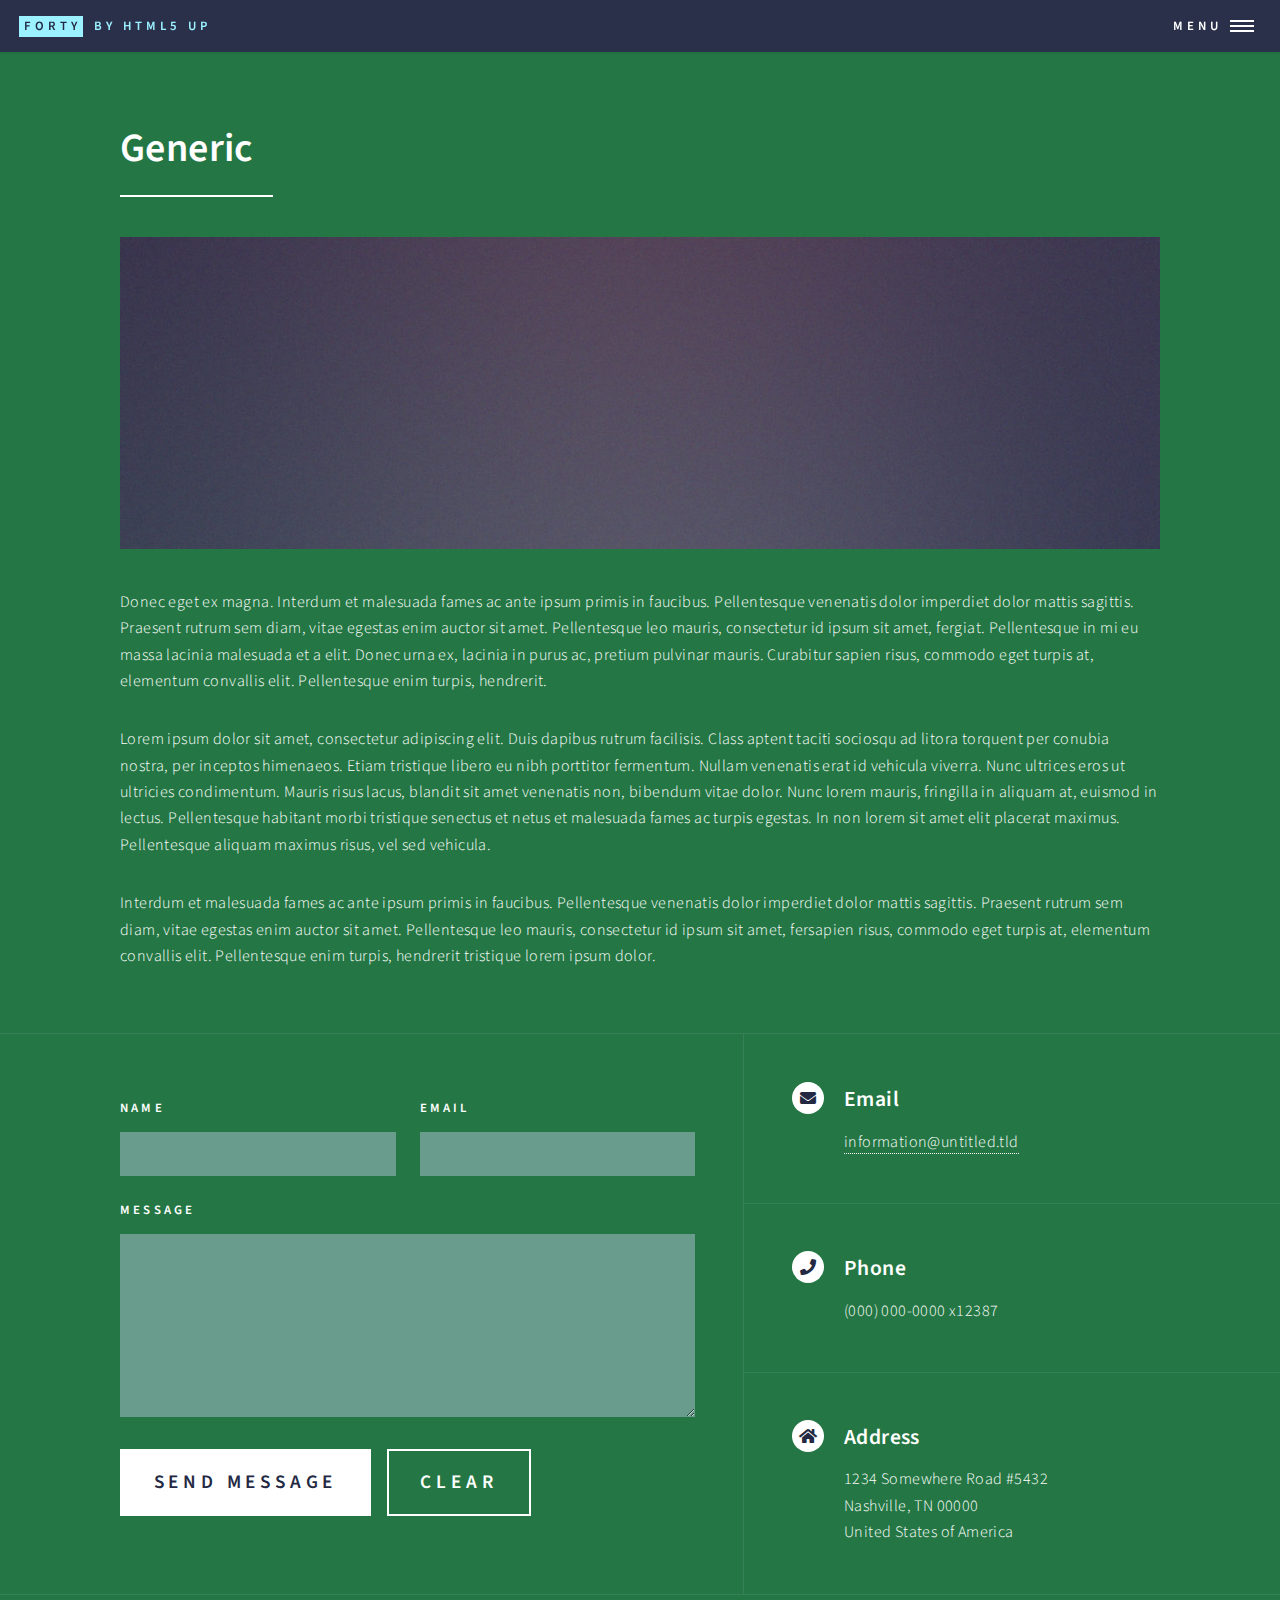
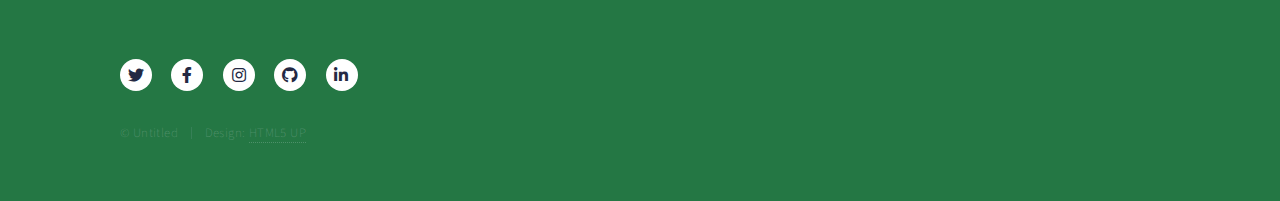
<file: generic.html>
<!DOCTYPE HTML>
<!--
	Forty by HTML5 UP
	html5up.net | @ajlkn
	Free for personal and commercial use under the CCA 3.0 license (html5up.net/license)
-->
<html>
	<head>
		<title>Generic - Forty by HTML5 UP</title>
		<meta charset="utf-8" />
		<meta name="viewport" content="width=device-width, initial-scale=1, user-scalable=no" />
		<link rel="stylesheet" href="assets/css/main.css" />
		<noscript><link rel="stylesheet" href="assets/css/noscript.css" /></noscript>
	</head>
	<body class="is-preload">

		<!-- Wrapper -->
			<div id="wrapper">

				<!-- Header -->
					<header id="header">
						<a href="index.html" class="logo"><strong>Forty</strong> <span>by HTML5 UP</span></a>
						<nav>
							<a href="#menu">Menu</a>
						</nav>
					</header>

				<!-- Menu -->
					<nav id="menu">
						<ul class="links">
							<li><a href="index.html">Home</a></li>
							<li><a href="landing.html">Landing</a></li>
							<li><a href="generic.html">Generic</a></li>
							<li><a href="elements.html">Elements</a></li>
						</ul>
						<ul class="actions stacked">
							<li><a href="#" class="button primary fit">Get Started</a></li>
							<li><a href="#" class="button fit">Log In</a></li>
						</ul>
					</nav>

				<!-- Main -->
					<div id="main" class="alt">

						<!-- One -->
							<section id="one">
								<div class="inner">
									<header class="major">
										<h1>Generic</h1>
									</header>
									<span class="image main"><img src="images/pic11.jpg" alt="" /></span>
									<p>Donec eget ex magna. Interdum et malesuada fames ac ante ipsum primis in faucibus. Pellentesque venenatis dolor imperdiet dolor mattis sagittis. Praesent rutrum sem diam, vitae egestas enim auctor sit amet. Pellentesque leo mauris, consectetur id ipsum sit amet, fergiat. Pellentesque in mi eu massa lacinia malesuada et a elit. Donec urna ex, lacinia in purus ac, pretium pulvinar mauris. Curabitur sapien risus, commodo eget turpis at, elementum convallis elit. Pellentesque enim turpis, hendrerit.</p>
									<p>Lorem ipsum dolor sit amet, consectetur adipiscing elit. Duis dapibus rutrum facilisis. Class aptent taciti sociosqu ad litora torquent per conubia nostra, per inceptos himenaeos. Etiam tristique libero eu nibh porttitor fermentum. Nullam venenatis erat id vehicula viverra. Nunc ultrices eros ut ultricies condimentum. Mauris risus lacus, blandit sit amet venenatis non, bibendum vitae dolor. Nunc lorem mauris, fringilla in aliquam at, euismod in lectus. Pellentesque habitant morbi tristique senectus et netus et malesuada fames ac turpis egestas. In non lorem sit amet elit placerat maximus. Pellentesque aliquam maximus risus, vel sed vehicula.</p>
									<p>Interdum et malesuada fames ac ante ipsum primis in faucibus. Pellentesque venenatis dolor imperdiet dolor mattis sagittis. Praesent rutrum sem diam, vitae egestas enim auctor sit amet. Pellentesque leo mauris, consectetur id ipsum sit amet, fersapien risus, commodo eget turpis at, elementum convallis elit. Pellentesque enim turpis, hendrerit tristique lorem ipsum dolor.</p>
								</div>
							</section>

					</div>

				<!-- Contact -->
					<section id="contact">
						<div class="inner">
							<section>
								<form method="post" action="#">
									<div class="fields">
										<div class="field half">
											<label for="name">Name</label>
											<input type="text" name="name" id="name" />
										</div>
										<div class="field half">
											<label for="email">Email</label>
											<input type="text" name="email" id="email" />
										</div>
										<div class="field">
											<label for="message">Message</label>
											<textarea name="message" id="message" rows="6"></textarea>
										</div>
									</div>
									<ul class="actions">
										<li><input type="submit" value="Send Message" class="primary" /></li>
										<li><input type="reset" value="Clear" /></li>
									</ul>
								</form>
							</section>
							<section class="split">
								<section>
									<div class="contact-method">
										<span class="icon solid alt fa-envelope"></span>
										<h3>Email</h3>
										<a href="#">information@untitled.tld</a>
									</div>
								</section>
								<section>
									<div class="contact-method">
										<span class="icon solid alt fa-phone"></span>
										<h3>Phone</h3>
										<span>(000) 000-0000 x12387</span>
									</div>
								</section>
								<section>
									<div class="contact-method">
										<span class="icon solid alt fa-home"></span>
										<h3>Address</h3>
										<span>1234 Somewhere Road #5432<br />
										Nashville, TN 00000<br />
										United States of America</span>
									</div>
								</section>
							</section>
						</div>
					</section>

				<!-- Footer -->
					<footer id="footer">
						<div class="inner">
							<ul class="icons">
								<li><a href="#" class="icon brands alt fa-twitter"><span class="label">Twitter</span></a></li>
								<li><a href="#" class="icon brands alt fa-facebook-f"><span class="label">Facebook</span></a></li>
								<li><a href="#" class="icon brands alt fa-instagram"><span class="label">Instagram</span></a></li>
								<li><a href="#" class="icon brands alt fa-github"><span class="label">GitHub</span></a></li>
								<li><a href="#" class="icon brands alt fa-linkedin-in"><span class="label">LinkedIn</span></a></li>
							</ul>
							<ul class="copyright">
								<li>&copy; Untitled</li><li>Design: <a href="https://html5up.net">HTML5 UP</a></li>
							</ul>
						</div>
					</footer>

			</div>

		<!-- Scripts -->
			<script src="assets/js/jquery.min.js"></script>
			<script src="assets/js/jquery.scrolly.min.js"></script>
			<script src="assets/js/jquery.scrollex.min.js"></script>
			<script src="assets/js/browser.min.js"></script>
			<script src="assets/js/breakpoints.min.js"></script>
			<script src="assets/js/util.js"></script>
			<script src="assets/js/main.js"></script>

	</body>
</html>
</file>
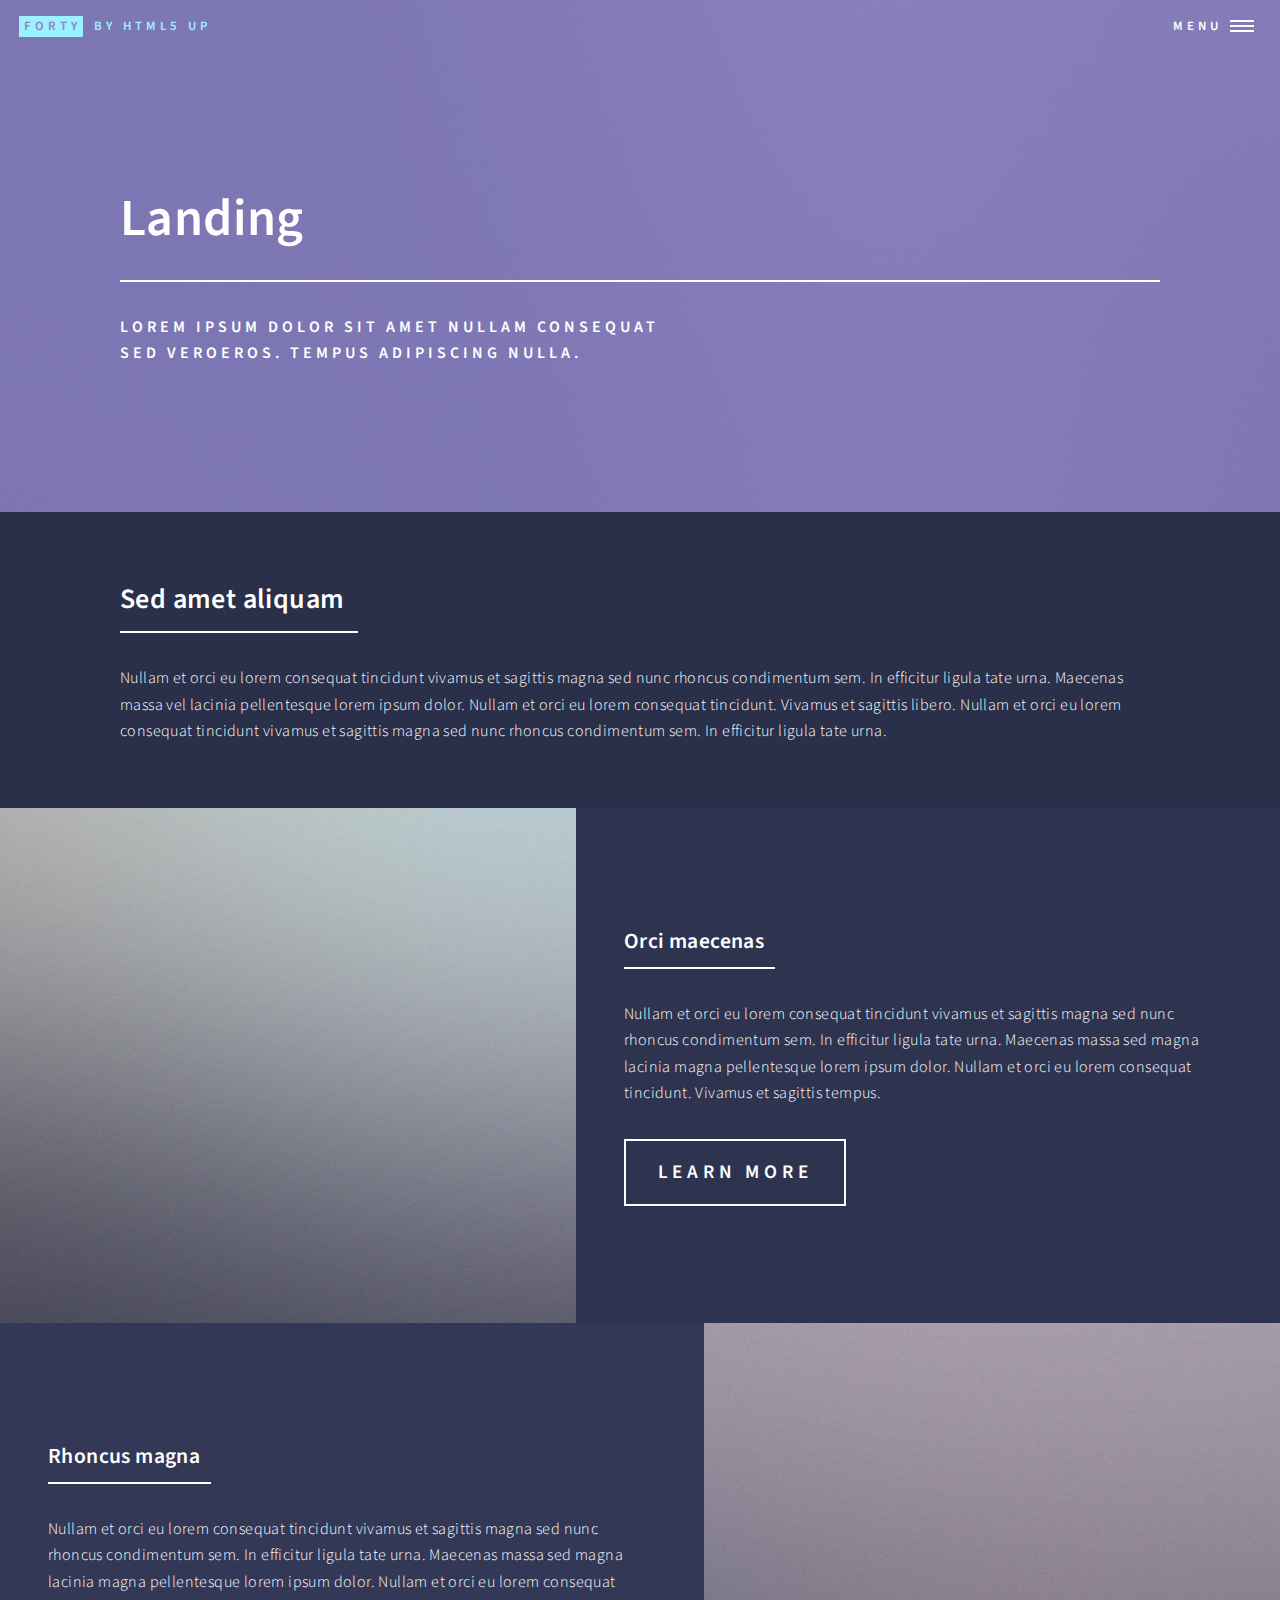
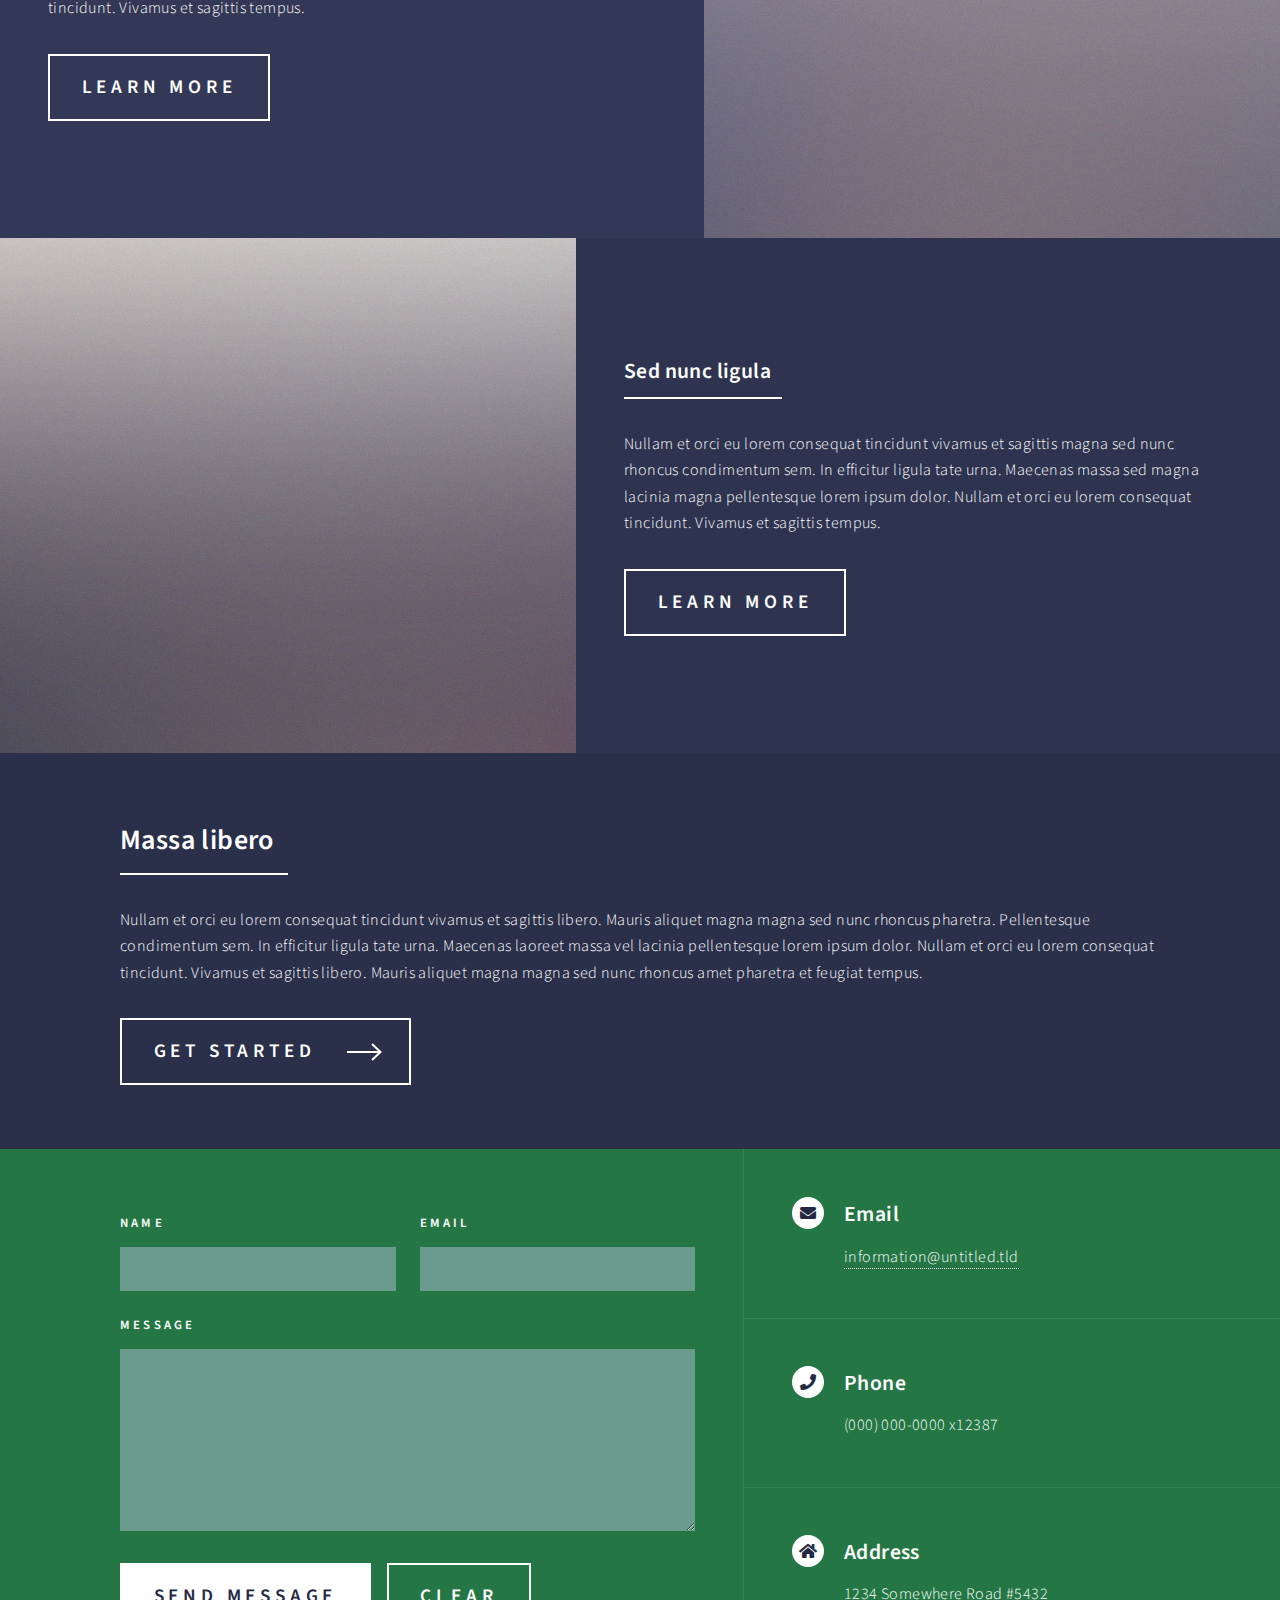
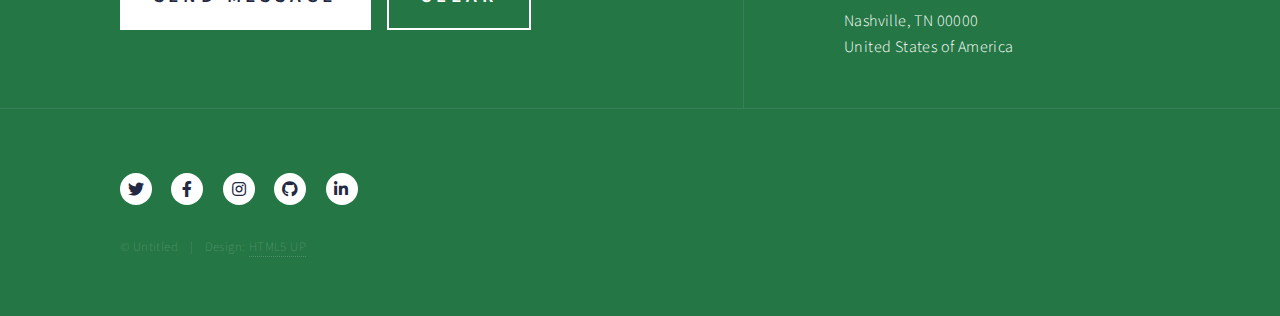
<file: landing.html>
<!DOCTYPE HTML>
<!--
	Forty by HTML5 UP
	html5up.net | @ajlkn
	Free for personal and commercial use under the CCA 3.0 license (html5up.net/license)
-->
<html>
	<head>
		<title>Landing - Forty by HTML5 UP</title>
		<meta charset="utf-8" />
		<meta name="viewport" content="width=device-width, initial-scale=1, user-scalable=no" />
		<link rel="stylesheet" href="assets/css/main.css" />
		<noscript><link rel="stylesheet" href="assets/css/noscript.css" /></noscript>
	</head>
	<body class="is-preload">

		<!-- Wrapper -->
			<div id="wrapper">

				<!-- Header -->
				<!-- Note: The "styleN" class below should match that of the banner element. -->
					<header id="header" class="alt style2">
						<a href="index.html" class="logo"><strong>Forty</strong> <span>by HTML5 UP</span></a>
						<nav>
							<a href="#menu">Menu</a>
						</nav>
					</header>

				<!-- Menu -->
					<nav id="menu">
						<ul class="links">
							<li><a href="index.html">Home</a></li>
							<li><a href="landing.html">Landing</a></li>
							<li><a href="generic.html">Generic</a></li>
							<li><a href="elements.html">Elements</a></li>
						</ul>
						<ul class="actions stacked">
							<li><a href="#" class="button primary fit">Get Started</a></li>
							<li><a href="#" class="button fit">Log In</a></li>
						</ul>
					</nav>

				<!-- Banner -->
				<!-- Note: The "styleN" class below should match that of the header element. -->
					<section id="banner" class="style2">
						<div class="inner">
							<span class="image">
								<img src="images/pic07.jpg" alt="" />
							</span>
							<header class="major">
								<h1>Landing</h1>
							</header>
							<div class="content">
								<p>Lorem ipsum dolor sit amet nullam consequat<br />
								sed veroeros. tempus adipiscing nulla.</p>
							</div>
						</div>
					</section>

				<!-- Main -->
					<div id="main">

						<!-- One -->
							<section id="one">
								<div class="inner">
									<header class="major">
										<h2>Sed amet aliquam</h2>
									</header>
									<p>Nullam et orci eu lorem consequat tincidunt vivamus et sagittis magna sed nunc rhoncus condimentum sem. In efficitur ligula tate urna. Maecenas massa vel lacinia pellentesque lorem ipsum dolor. Nullam et orci eu lorem consequat tincidunt. Vivamus et sagittis libero. Nullam et orci eu lorem consequat tincidunt vivamus et sagittis magna sed nunc rhoncus condimentum sem. In efficitur ligula tate urna.</p>
								</div>
							</section>

						<!-- Two -->
							<section id="two" class="spotlights">
								<section>
									<a href="generic.html" class="image">
										<img src="images/pic08.jpg" alt="" data-position="center center" />
									</a>
									<div class="content">
										<div class="inner">
											<header class="major">
												<h3>Orci maecenas</h3>
											</header>
											<p>Nullam et orci eu lorem consequat tincidunt vivamus et sagittis magna sed nunc rhoncus condimentum sem. In efficitur ligula tate urna. Maecenas massa sed magna lacinia magna pellentesque lorem ipsum dolor. Nullam et orci eu lorem consequat tincidunt. Vivamus et sagittis tempus.</p>
											<ul class="actions">
												<li><a href="generic.html" class="button">Learn more</a></li>
											</ul>
										</div>
									</div>
								</section>
								<section>
									<a href="generic.html" class="image">
										<img src="images/pic09.jpg" alt="" data-position="top center" />
									</a>
									<div class="content">
										<div class="inner">
											<header class="major">
												<h3>Rhoncus magna</h3>
											</header>
											<p>Nullam et orci eu lorem consequat tincidunt vivamus et sagittis magna sed nunc rhoncus condimentum sem. In efficitur ligula tate urna. Maecenas massa sed magna lacinia magna pellentesque lorem ipsum dolor. Nullam et orci eu lorem consequat tincidunt. Vivamus et sagittis tempus.</p>
											<ul class="actions">
												<li><a href="generic.html" class="button">Learn more</a></li>
											</ul>
										</div>
									</div>
								</section>
								<section>
									<a href="generic.html" class="image">
										<img src="images/pic10.jpg" alt="" data-position="25% 25%" />
									</a>
									<div class="content">
										<div class="inner">
											<header class="major">
												<h3>Sed nunc ligula</h3>
											</header>
											<p>Nullam et orci eu lorem consequat tincidunt vivamus et sagittis magna sed nunc rhoncus condimentum sem. In efficitur ligula tate urna. Maecenas massa sed magna lacinia magna pellentesque lorem ipsum dolor. Nullam et orci eu lorem consequat tincidunt. Vivamus et sagittis tempus.</p>
											<ul class="actions">
												<li><a href="generic.html" class="button">Learn more</a></li>
											</ul>
										</div>
									</div>
								</section>
							</section>

						<!-- Three -->
							<section id="three">
								<div class="inner">
									<header class="major">
										<h2>Massa libero</h2>
									</header>
									<p>Nullam et orci eu lorem consequat tincidunt vivamus et sagittis libero. Mauris aliquet magna magna sed nunc rhoncus pharetra. Pellentesque condimentum sem. In efficitur ligula tate urna. Maecenas laoreet massa vel lacinia pellentesque lorem ipsum dolor. Nullam et orci eu lorem consequat tincidunt. Vivamus et sagittis libero. Mauris aliquet magna magna sed nunc rhoncus amet pharetra et feugiat tempus.</p>
									<ul class="actions">
										<li><a href="generic.html" class="button next">Get Started</a></li>
									</ul>
								</div>
							</section>

					</div>

				<!-- Contact -->
					<section id="contact">
						<div class="inner">
							<section>
								<form method="post" action="#">
									<div class="fields">
										<div class="field half">
											<label for="name">Name</label>
											<input type="text" name="name" id="name" />
										</div>
										<div class="field half">
											<label for="email">Email</label>
											<input type="text" name="email" id="email" />
										</div>
										<div class="field">
											<label for="message">Message</label>
											<textarea name="message" id="message" rows="6"></textarea>
										</div>
									</div>
									<ul class="actions">
										<li><input type="submit" value="Send Message" class="primary" /></li>
										<li><input type="reset" value="Clear" /></li>
									</ul>
								</form>
							</section>
							<section class="split">
								<section>
									<div class="contact-method">
										<span class="icon solid alt fa-envelope"></span>
										<h3>Email</h3>
										<a href="#">information@untitled.tld</a>
									</div>
								</section>
								<section>
									<div class="contact-method">
										<span class="icon solid alt fa-phone"></span>
										<h3>Phone</h3>
										<span>(000) 000-0000 x12387</span>
									</div>
								</section>
								<section>
									<div class="contact-method">
										<span class="icon solid alt fa-home"></span>
										<h3>Address</h3>
										<span>1234 Somewhere Road #5432<br />
										Nashville, TN 00000<br />
										United States of America</span>
									</div>
								</section>
							</section>
						</div>
					</section>

				<!-- Footer -->
					<footer id="footer">
						<div class="inner">
							<ul class="icons">
								<li><a href="#" class="icon brands alt fa-twitter"><span class="label">Twitter</span></a></li>
								<li><a href="#" class="icon brands alt fa-facebook-f"><span class="label">Facebook</span></a></li>
								<li><a href="#" class="icon brands alt fa-instagram"><span class="label">Instagram</span></a></li>
								<li><a href="#" class="icon brands alt fa-github"><span class="label">GitHub</span></a></li>
								<li><a href="#" class="icon brands alt fa-linkedin-in"><span class="label">LinkedIn</span></a></li>
							</ul>
							<ul class="copyright">
								<li>&copy; Untitled</li><li>Design: <a href="https://html5up.net">HTML5 UP</a></li>
							</ul>
						</div>
					</footer>

			</div>

		<!-- Scripts -->
			<script src="assets/js/jquery.min.js"></script>
			<script src="assets/js/jquery.scrolly.min.js"></script>
			<script src="assets/js/jquery.scrollex.min.js"></script>
			<script src="assets/js/browser.min.js"></script>
			<script src="assets/js/breakpoints.min.js"></script>
			<script src="assets/js/util.js"></script>
			<script src="assets/js/main.js"></script>

	</body>
</html>
</file>
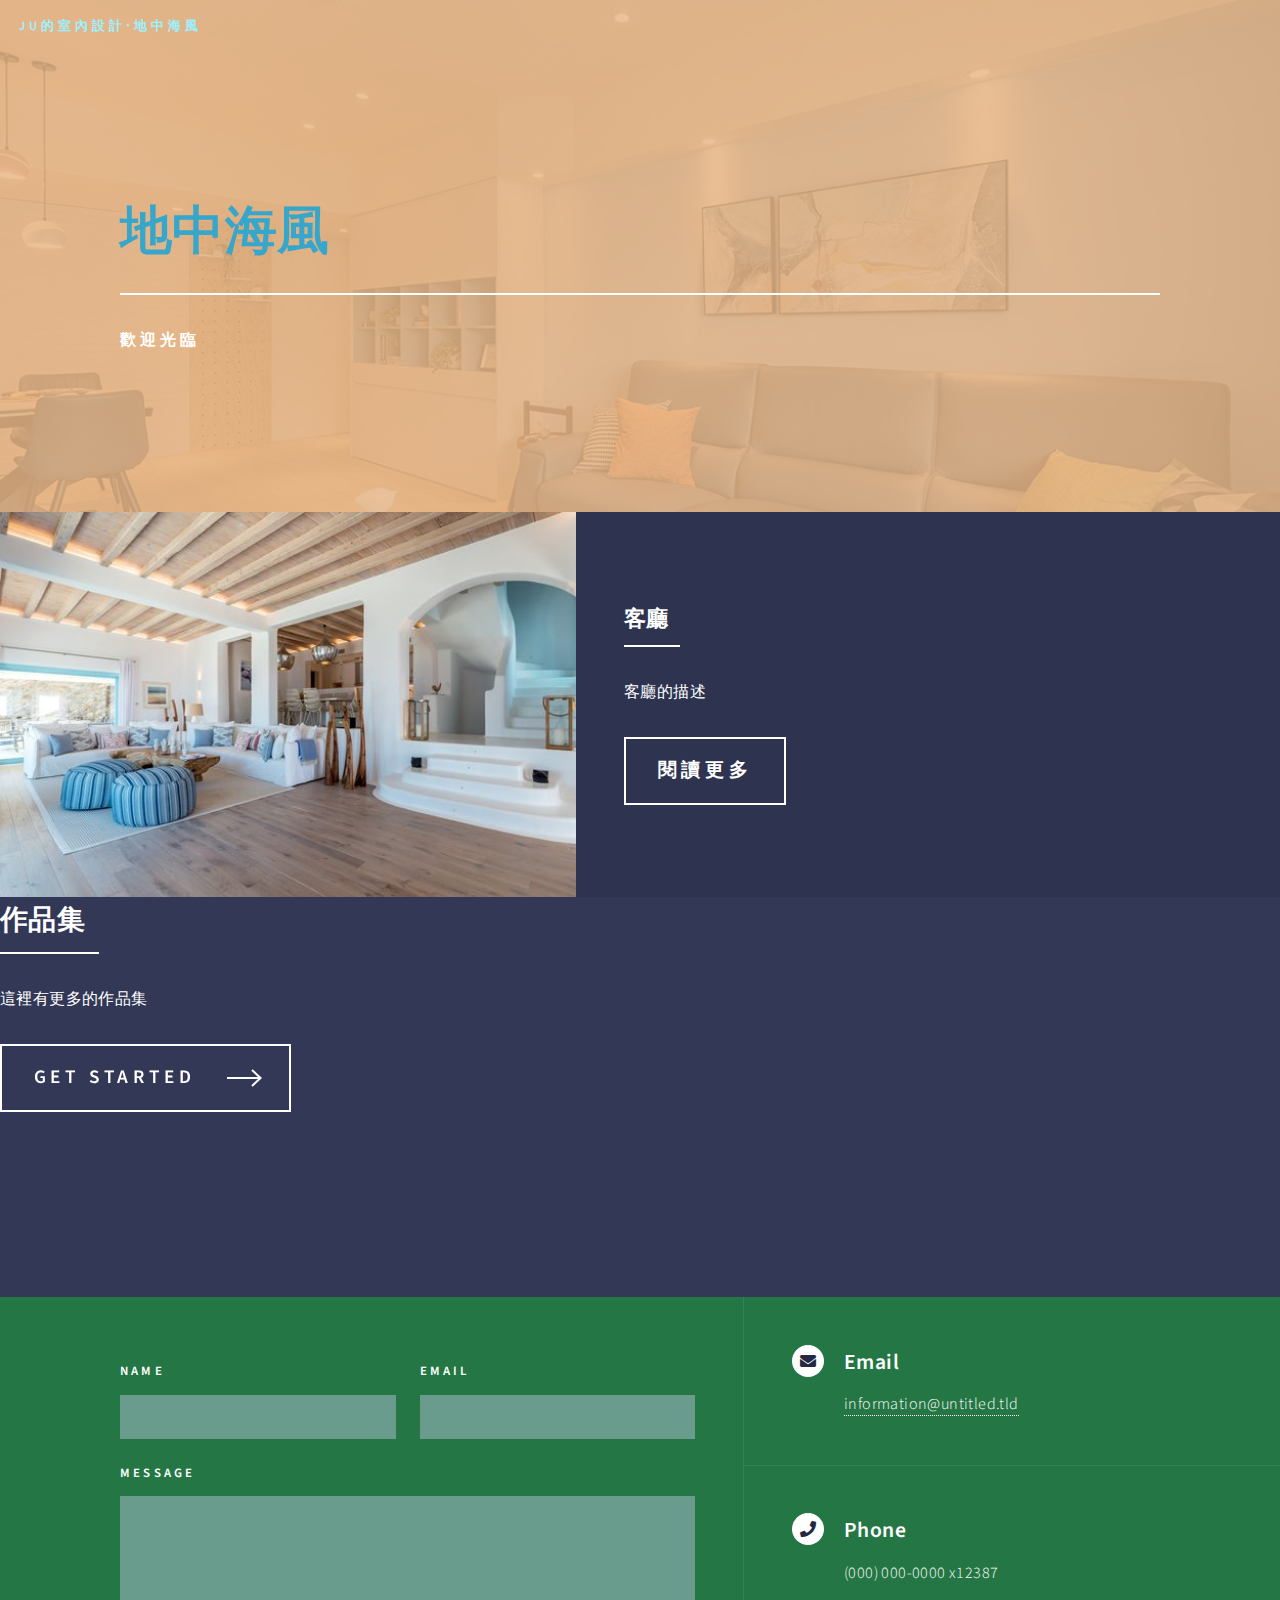
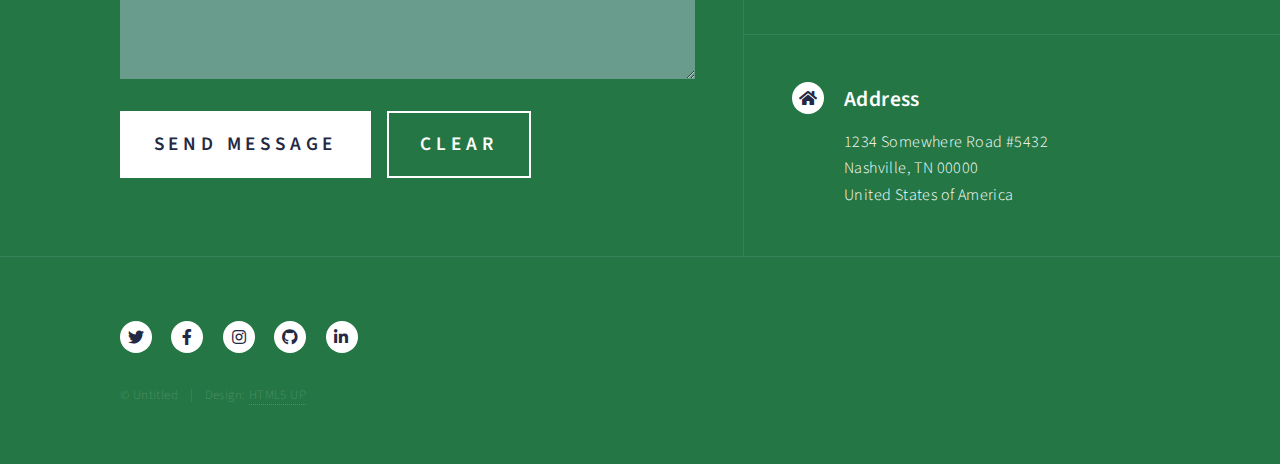
<file: 地中海風.html>
<!DOCTYPE HTML>
<!--
	Forty by HTML5 UP
	html5up.net | @ajlkn
	Free for personal and commercial use under the CCA 3.0 license (html5up.net/license)
-->
<html>
	<head>
		<title>Landing - Forty by HTML5 UP</title>
		<meta charset="utf-8" />
		<meta name="viewport" content="width=device-width, initial-scale=1, user-scalable=no" />
		<link rel="stylesheet" href="assets/css/main.css" />
		<noscript><link rel="stylesheet" href="assets/css/noscript.css" /></noscript>
	</head>
	<body class="is-preload">

		<!-- Wrapper -->
			<div id="wrapper">

				<!-- Header -->
				<!-- Note: The "styleN" class below should match that of the banner element. -->
					<header id="header" class="alt style4">
						<a href="index.html" class="logo">Ju的室內設計‧地中海風</a>
						
					</header>

				<!-- Menu -->
					<nav id="menu">
						<ul class="links">
							<li><a href="index.html">Home</a></li>
							<li><a href="landing.html">Landing</a></li>
							<li><a href="generic.html">Generic</a></li>
							<li><a href="elements.html">Elements</a></li>
						</ul>
						<ul class="actions stacked">
							<li><a href="#" class="button primary fit">Get Started</a></li>
							<li><a href="#" class="button fit">Log In</a></li>
						</ul>
					</nav>

				<!-- Banner -->
				<!-- Note: The "styleN" class below should match that of the header element. -->
					<section id="banner" class="style4">
						<div class="inner">
							<span class="image">
								<img src="images/地中海風.jpg" alt="" />
							</span>
							<header class="major">
								<h1 class="my banner">地中海風</h1>
							</header>
							<div class="content">
								<p>歡迎光臨</p>
							</div>
						</div>
					</section>

				<!-- Main -->
					<div id="main">

						<!-- One -->
							<!--<section id="one">
								<div class="inner">
									<header class="major">
										<h2>Sed amet aliquam</h2>
									</header>
									<p>Nullam et orci eu lorem consequat tincidunt vivamus et sagittis magna sed nunc rhoncus condimentum sem. In efficitur ligula tate urna. Maecenas massa vel lacinia pellentesque lorem ipsum dolor. Nullam et orci eu lorem consequat tincidunt. Vivamus et sagittis libero. Nullam et orci eu lorem consequat tincidunt vivamus et sagittis magna sed nunc rhoncus condimentum sem. In efficitur ligula tate urna.</p>
								</div>
							</section> -->

						<!-- Two -->
							<section id="two" class="spotlights">
								<section>
									<a href="generic.html" class="image">
										<img src="images/地中海風1.jpg" alt="" data-position="center center" />
									</a>
									<div class="content">
										<div class="inner">
											<header class="major">
												<h3>客廳</h3>
											</header>
											<p>客廳的描述</p>
											<ul class="actions">
												<li><a href="generic.html" class="button">閱讀更多</a></li>
											</ul>
										</div>
									</div>
								</section>
								<section>
									<!-- <a href="generic.html" class="image">
										<!--<img src="images/pic09.jpg" alt="" data-position="top center" /> -->
										<iframe width="100%" height="400" src="https://www.youtube.com/embed/cK4LemjoFd0" title="잔잔하고 평화로운 카페 피아노 음악 l GRASS COTTON+" frameborder="0" allow="accelerometer; autoplay; clipboard-write; encrypted-media; gyroscope; picture-in-picture; web-share" referrerpolicy="strict-origin-when-cross-origin" allowfullscreen></iframe>
									<!-- </a> 
									<div class="content">
										<div class="inner">
											<header class="major">
												<h3>Rhoncus magna</h3>
											</header>
											<p>Nullam et orci eu lorem consequat tincidunt vivamus et sagittis magna sed nunc rhoncus condimentum sem. In efficitur ligula tate urna. Maecenas massa sed magna lacinia magna pellentesque lorem ipsum dolor. Nullam et orci eu lorem consequat tincidunt. Vivamus et sagittis tempus.</p>
											<ul class="actions">
												<li><a href="generic.html" class="button">Learn more</a></li>
											</ul>
										</div>
									</div>
								</section>
								<!--<section>
									<a href="generic.html" class="image">
										<img src="images/pic10.jpg" alt="" data-position="25% 25%" />
									</a>
									<div class="content">
										<div class="inner">
											<header class="major">
												<h3>Sed nunc ligula</h3>
											</header>
											<p>Nullam et orci eu lorem consequat tincidunt vivamus et sagittis magna sed nunc rhoncus condimentum sem. In efficitur ligula tate urna. Maecenas massa sed magna lacinia magna pellentesque lorem ipsum dolor. Nullam et orci eu lorem consequat tincidunt. Vivamus et sagittis tempus.</p>
											<ul class="actions">
												<li><a href="generic.html" class="button">Learn more</a></li>
											</ul>
										</div>
									</div>
								</section>
							</section>

						<!-- Three -->
							<section id="three">
								<div class="inner">
									<header class="major">
										<h2>作品集</h2>
									</header>
									<p>這裡有更多的作品集</p>
									<ul class="actions">
										<li><a href="地中海風/index.html" class="button next">Get Started</a></li>
									</ul>
								</div>
							</section>

					</div>

				<!-- Contact -->
					<section id="contact">
						<div class="inner">
							<section>
								<form method="post" action="#">
									<div class="fields">
										<div class="field half">
											<label for="name">Name</label>
											<input type="text" name="name" id="name" />
										</div>
										<div class="field half">
											<label for="email">Email</label>
											<input type="text" name="email" id="email" />
										</div>
										<div class="field">
											<label for="message">Message</label>
											<textarea name="message" id="message" rows="6"></textarea>
										</div>
									</div>
									<ul class="actions">
										<li><input type="submit" value="Send Message" class="primary" /></li>
										<li><input type="reset" value="Clear" /></li>
									</ul>
								</form>
							</section>
							<section class="split">
								<section>
									<div class="contact-method">
										<span class="icon solid alt fa-envelope"></span>
										<h3>Email</h3>
										<a href="#">information@untitled.tld</a>
									</div>
								</section>
								<section>
									<div class="contact-method">
										<span class="icon solid alt fa-phone"></span>
										<h3>Phone</h3>
										<span>(000) 000-0000 x12387</span>
									</div>
								</section>
								<section>
									<div class="contact-method">
										<span class="icon solid alt fa-home"></span>
										<h3>Address</h3>
										<span>1234 Somewhere Road #5432<br />
										Nashville, TN 00000<br />
										United States of America</span>
									</div>
								</section>
							</section>
						</div>
					</section>

				<!-- Footer -->
					<footer id="footer">
						<div class="inner">
							<ul class="icons">
								<li><a href="#" class="icon brands alt fa-twitter"><span class="label">Twitter</span></a></li>
								<li><a href="#" class="icon brands alt fa-facebook-f"><span class="label">Facebook</span></a></li>
								<li><a href="#" class="icon brands alt fa-instagram"><span class="label">Instagram</span></a></li>
								<li><a href="#" class="icon brands alt fa-github"><span class="label">GitHub</span></a></li>
								<li><a href="#" class="icon brands alt fa-linkedin-in"><span class="label">LinkedIn</span></a></li>
							</ul>
							<ul class="copyright">
								<li>&copy; Untitled</li><li>Design: <a href="https://html5up.net">HTML5 UP</a></li>
							</ul>
						</div>
					</footer>

			</div>

		<!-- Scripts -->
			<script src="assets/js/jquery.min.js"></script>
			<script src="assets/js/jquery.scrolly.min.js"></script>
			<script src="assets/js/jquery.scrollex.min.js"></script>
			<script src="assets/js/browser.min.js"></script>
			<script src="assets/js/breakpoints.min.js"></script>
			<script src="assets/js/util.js"></script>
			<script src="assets/js/main.js"></script>

	</body>
</html>
</file>
<file: assets/css/noscript.css>
/*
	Forty by HTML5 UP
	html5up.net | @ajlkn
	Free for personal and commercial use under the CCA 3.0 license (html5up.net/license)
*/

/* Banner */

	body.is-preload #banner:after {
		opacity: 0.85;
	}

	body.is-preload #banner > .inner {
		-moz-filter: none;
		-webkit-filter: none;
		-ms-filter: none;
		filter: none;
		-moz-transform: none;
		-webkit-transform: none;
		-ms-transform: none;
		transform: none;
		opacity: 1;
	}
</file>
<file: html5up-lens/assets/css/noscript.css>
/*
	Lens by HTML5 UP
	html5up.net | @ajlkn
	Free for personal and commercial use under the CCA 3.0 license (html5up.net/license)
*/

/* Main */

	#main {
		opacity: 1 !important;
		right: 0 !important;
	}

	body:before {
		content: 'Javascript is disabled :(';
		display: block;
		position: absolute;
		top: 50%;
		width: calc(100% - 22.5em * 0.333333333);
		height: 4em;
		margin-top: -2em;
		color: #282828;
		cursor: default;
		font-size: 3em;
		line-height: 4em;
		text-align: center;
		white-space: nowrap;
		left: 0;
	}
</file>
<file: assets/css/main.css>
@import url(fontawesome-all.min.css);
@import url("https://fonts.googleapis.com/css?family=Source+Sans+Pro:300,300italic,600,600italic");

/*
	Forty by HTML5 UP
	html5up.net | @ajlkn
	Free for personal and commercial use under the CCA 3.0 license (html5up.net/license)
*/

html, body, div, span, applet, object,
iframe, h1, h2, h3, h4, h5, h6, p, blockquote,
pre, a, abbr, acronym, address, big, cite,
code, del, dfn, em, img, ins, kbd, q, s, samp,
small, strike, strong, sub, sup, tt, var, b,
u, i, center, dl, dt, dd, ol, ul, li, fieldset,
form, label, legend, table, caption, tbody,
tfoot, thead, tr, th, td, article, aside,
canvas, details, embed, figure, figcaption,
footer, header, hgroup, menu, nav, output, ruby,
section, summary, time, mark, audio, video {
	margin: 0;
	padding: 0;
	border: 0;
	font-size: 100%;
	font: inherit;
	vertical-align: baseline;}

article, aside, details, figcaption, figure,
footer, header, hgroup, menu, nav, section {
	display: block;}

body {
	line-height: 1;
}

ol, ul {
	list-style: none;
}

blockquote, q {
	quotes: none;
}

	blockquote:before, blockquote:after, q:before, q:after {
		content: '';
		content: none;
	}

table {
	border-collapse: collapse;
	border-spacing: 0;
}

body {
	-webkit-text-size-adjust: none;
}

mark {
	background-color: transparent;
	color: inherit;
}

input::-moz-focus-inner {
	border: 0;
	padding: 0;
}

input, select, textarea {
	-moz-appearance: none;
	-webkit-appearance: none;
	-ms-appearance: none;
	appearance: none;
}

/* Basic */

	@-ms-viewport {
		width: device-width;
	}

	body {
		-ms-overflow-style: scrollbar;
	}

	@media screen and (max-width: 480px) {

		html, body {
			min-width: 320px;
		}

	}

	html {
		box-sizing: border-box;
	}

	*, *:before, *:after {
		box-sizing: inherit;
	}

	body {
		background: #247744;
	}

		body.is-preload *, body.is-preload *:before, body.is-preload *:after {
			-moz-animation: none !important;
			-webkit-animation: none !important;
			-ms-animation: none !important;
			animation: none !important;
			-moz-transition: none !important;
			-webkit-transition: none !important;
			-ms-transition: none !important;
			transition: none !important;
		}

/* Type */

	body, input, select, textarea {
		color: #ffffff;
		font-family: "Source Sans Pro", Helvetica, sans-serif;
		font-size: 17pt;
		font-weight: 300;
		letter-spacing: 0.025em;
		line-height: 1.65;
	}

		@media screen and (max-width: 1680px) {

			body, input, select, textarea {
				font-size: 14pt;
			}

		}

		@media screen and (max-width: 1280px) {

			body, input, select, textarea {
				font-size: 12pt;
			}

		}

		@media screen and (max-width: 360px) {

			body, input, select, textarea {
				font-size: 11pt;
			}

		}

	a {
		-moz-transition: color 0.2s ease-in-out, border-bottom-color 0.2s ease-in-out;
		-webkit-transition: color 0.2s ease-in-out, border-bottom-color 0.2s ease-in-out;
		-ms-transition: color 0.2s ease-in-out, border-bottom-color 0.2s ease-in-out;
		transition: color 0.2s ease-in-out, border-bottom-color 0.2s ease-in-out;
		border-bottom: dotted 1px;
		color: inherit;
		text-decoration: none;
	}

		a:hover {
			border-bottom-color: transparent;
			color: #9bf1ff !important;
		}

		a:active {
			color: #53e3fb !important;
		}

	strong, b {
		color: #ffffff;
		font-weight: 600;
	}

	em, i {
		font-style: italic;
	}

	p {
		margin: 0 0 2em 0;
	}

	h1, h2, h3, h4, h5, h6 {
		color: white;
		font-weight: 600;
		line-height: 1.65;
		margin: 0 0 1em 0;
	}

		h1 a, h2 a, h3 a, h4 a, h5 a, h6 a {
			color: inherit;
			border-bottom: 0;
		}

	h1 {
		font-size: 2.5em;
	}

	h2 {
		font-size: 1.75em;
	}

	h3 {
		font-size: 1.35em;
	}

	h4 {
		font-size: 1.1em;
	}

	h5 {
		font-size: 0.9em;
	}

	h6 {
		font-size: 0.7em;
	}

	@media screen and (max-width: 736px) {

		h1 {
			font-size: 2em;
		}

		h2 {
			font-size: 1.5em;
		}

		h3 {
			font-size: 1.25em;
		}

	}

	sub {
		font-size: 0.8em;
		position: relative;
		top: 0.5em;
	}

	sup {
		font-size: 0.8em;
		position: relative;
		top: -0.5em;
	}

	blockquote {
		border-left: solid 4px rgba(212, 212, 255, 0.1);
		font-style: italic;
		margin: 0 0 2em 0;
		padding: 0.5em 0 0.5em 2em;
	}

	code {
		background: rgba(212, 212, 255, 0.035);
		font-family: "Courier New", monospace;
		font-size: 0.9em;
		margin: 0 0.25em;
		padding: 0.25em 0.65em;
	}

	pre {
		-webkit-overflow-scrolling: touch;
		font-family: "Courier New", monospace;
		font-size: 0.9em;
		margin: 0 0 2em 0;
	}

		pre code {
			display: block;
			line-height: 1.75;
			padding: 1em 1.5em;
			overflow-x: auto;
		}

	hr {
		border: 0;
		border-bottom: solid 1px rgba(212, 212, 255, 0.1);
		margin: 2em 0;
	}

		hr.major {
			margin: 3em 0;
		}

	.align-left {
		text-align: left;
	}

	.align-center {
		text-align: center;
	}

	.align-right {
		text-align: right;
	}

/* Row */

	.row {
		display: flex;
		flex-wrap: wrap;
		box-sizing: border-box;
		align-items: stretch;
	}

		.row > * {
			box-sizing: border-box;
		}

		.row.gtr-uniform > * > :last-child {
			margin-bottom: 0;
		}

		.row.aln-left {
			justify-content: flex-start;
		}

		.row.aln-center {
			justify-content: center;
		}

		.row.aln-right {
			justify-content: flex-end;
		}

		.row.aln-top {
			align-items: flex-start;
		}

		.row.aln-middle {
			align-items: center;
		}

		.row.aln-bottom {
			align-items: flex-end;
		}

		.row > .imp {
			order: -1;
		}

		.row > .col-1 {
			width: 8.33333%;
		}

		.row > .off-1 {
			margin-left: 8.33333%;
		}

		.row > .col-2 {
			width: 16.66667%;
		}

		.row > .off-2 {
			margin-left: 16.66667%;
		}

		.row > .col-3 {
			width: 25%;
		}

		.row > .off-3 {
			margin-left: 25%;
		}

		.row > .col-4 {
			width: 33.33333%;
		}

		.row > .off-4 {
			margin-left: 33.33333%;
		}

		.row > .col-5 {
			width: 41.66667%;
		}

		.row > .off-5 {
			margin-left: 41.66667%;
		}

		.row > .col-6 {
			width: 50%;
		}

		.row > .off-6 {
			margin-left: 50%;
		}

		.row > .col-7 {
			width: 58.33333%;
		}

		.row > .off-7 {
			margin-left: 58.33333%;
		}

		.row > .col-8 {
			width: 66.66667%;
		}

		.row > .off-8 {
			margin-left: 66.66667%;
		}

		.row > .col-9 {
			width: 75%;
		}

		.row > .off-9 {
			margin-left: 75%;
		}

		.row > .col-10 {
			width: 83.33333%;
		}

		.row > .off-10 {
			margin-left: 83.33333%;
		}

		.row > .col-11 {
			width: 91.66667%;
		}

		.row > .off-11 {
			margin-left: 91.66667%;
		}

		.row > .col-12 {
			width: 100%;
		}

		.row > .off-12 {
			margin-left: 100%;
		}

		.row.gtr-0 {
			margin-top: 0;
			margin-left: 0em;
		}

			.row.gtr-0 > * {
				padding: 0 0 0 0em;
			}

			.row.gtr-0.gtr-uniform {
				margin-top: 0em;
			}

				.row.gtr-0.gtr-uniform > * {
					padding-top: 0em;
				}

		.row.gtr-25 {
			margin-top: 0;
			margin-left: -0.5em;
		}

			.row.gtr-25 > * {
				padding: 0 0 0 0.5em;
			}

			.row.gtr-25.gtr-uniform {
				margin-top: -0.5em;
			}

				.row.gtr-25.gtr-uniform > * {
					padding-top: 0.5em;
				}

		.row.gtr-50 {
			margin-top: 0;
			margin-left: -1em;
		}

			.row.gtr-50 > * {
				padding: 0 0 0 1em;
			}

			.row.gtr-50.gtr-uniform {
				margin-top: -1em;
			}

				.row.gtr-50.gtr-uniform > * {
					padding-top: 1em;
				}

		.row {
			margin-top: 0;
			margin-left: -2em;
		}

			.row > * {
				padding: 0 0 0 2em;
			}

			.row.gtr-uniform {
				margin-top: -2em;
			}

				.row.gtr-uniform > * {
					padding-top: 2em;
				}

		.row.gtr-150 {
			margin-top: 0;
			margin-left: -3em;
		}

			.row.gtr-150 > * {
				padding: 0 0 0 3em;
			}

			.row.gtr-150.gtr-uniform {
				margin-top: -3em;
			}

				.row.gtr-150.gtr-uniform > * {
					padding-top: 3em;
				}

		.row.gtr-200 {
			margin-top: 0;
			margin-left: -4em;
		}

			.row.gtr-200 > * {
				padding: 0 0 0 4em;
			}

			.row.gtr-200.gtr-uniform {
				margin-top: -4em;
			}

				.row.gtr-200.gtr-uniform > * {
					padding-top: 4em;
				}

		@media screen and (max-width: 1680px) {

			.row {
				display: flex;
				flex-wrap: wrap;
				box-sizing: border-box;
				align-items: stretch;
			}

				.row > * {
					box-sizing: border-box;
				}

				.row.gtr-uniform > * > :last-child {
					margin-bottom: 0;
				}

				.row.aln-left {
					justify-content: flex-start;
				}

				.row.aln-center {
					justify-content: center;
				}

				.row.aln-right {
					justify-content: flex-end;
				}

				.row.aln-top {
					align-items: flex-start;
				}

				.row.aln-middle {
					align-items: center;
				}

				.row.aln-bottom {
					align-items: flex-end;
				}

				.row > .imp-xlarge {
					order: -1;
				}

				.row > .col-1-xlarge {
					width: 8.33333%;
				}

				.row > .off-1-xlarge {
					margin-left: 8.33333%;
				}

				.row > .col-2-xlarge {
					width: 16.66667%;
				}

				.row > .off-2-xlarge {
					margin-left: 16.66667%;
				}

				.row > .col-3-xlarge {
					width: 25%;
				}

				.row > .off-3-xlarge {
					margin-left: 25%;
				}

				.row > .col-4-xlarge {
					width: 33.33333%;
				}

				.row > .off-4-xlarge {
					margin-left: 33.33333%;
				}

				.row > .col-5-xlarge {
					width: 41.66667%;
				}

				.row > .off-5-xlarge {
					margin-left: 41.66667%;
				}

				.row > .col-6-xlarge {
					width: 50%;
				}

				.row > .off-6-xlarge {
					margin-left: 50%;
				}

				.row > .col-7-xlarge {
					width: 58.33333%;
				}

				.row > .off-7-xlarge {
					margin-left: 58.33333%;
				}

				.row > .col-8-xlarge {
					width: 66.66667%;
				}

				.row > .off-8-xlarge {
					margin-left: 66.66667%;
				}

				.row > .col-9-xlarge {
					width: 75%;
				}

				.row > .off-9-xlarge {
					margin-left: 75%;
				}

				.row > .col-10-xlarge {
					width: 83.33333%;
				}

				.row > .off-10-xlarge {
					margin-left: 83.33333%;
				}

				.row > .col-11-xlarge {
					width: 91.66667%;
				}

				.row > .off-11-xlarge {
					margin-left: 91.66667%;
				}

				.row > .col-12-xlarge {
					width: 100%;
				}

				.row > .off-12-xlarge {
					margin-left: 100%;
				}

				.row.gtr-0 {
					margin-top: 0;
					margin-left: 0em;
				}

					.row.gtr-0 > * {
						padding: 0 0 0 0em;
					}

					.row.gtr-0.gtr-uniform {
						margin-top: 0em;
					}

						.row.gtr-0.gtr-uniform > * {
							padding-top: 0em;
						}

				.row.gtr-25 {
					margin-top: 0;
					margin-left: -0.5em;
				}

					.row.gtr-25 > * {
						padding: 0 0 0 0.5em;
					}

					.row.gtr-25.gtr-uniform {
						margin-top: -0.5em;
					}

						.row.gtr-25.gtr-uniform > * {
							padding-top: 0.5em;
						}

				.row.gtr-50 {
					margin-top: 0;
					margin-left: -1em;
				}

					.row.gtr-50 > * {
						padding: 0 0 0 1em;
					}

					.row.gtr-50.gtr-uniform {
						margin-top: -1em;
					}

						.row.gtr-50.gtr-uniform > * {
							padding-top: 1em;
						}

				.row {
					margin-top: 0;
					margin-left: -2em;
				}

					.row > * {
						padding: 0 0 0 2em;
					}

					.row.gtr-uniform {
						margin-top: -2em;
					}

						.row.gtr-uniform > * {
							padding-top: 2em;
						}

				.row.gtr-150 {
					margin-top: 0;
					margin-left: -3em;
				}

					.row.gtr-150 > * {
						padding: 0 0 0 3em;
					}

					.row.gtr-150.gtr-uniform {
						margin-top: -3em;
					}

						.row.gtr-150.gtr-uniform > * {
							padding-top: 3em;
						}

				.row.gtr-200 {
					margin-top: 0;
					margin-left: -4em;
				}

					.row.gtr-200 > * {
						padding: 0 0 0 4em;
					}

					.row.gtr-200.gtr-uniform {
						margin-top: -4em;
					}

						.row.gtr-200.gtr-uniform > * {
							padding-top: 4em;
						}

		}

		@media screen and (max-width: 1280px) {

			.row {
				display: flex;
				flex-wrap: wrap;
				box-sizing: border-box;
				align-items: stretch;
			}

				.row > * {
					box-sizing: border-box;
				}

				.row.gtr-uniform > * > :last-child {
					margin-bottom: 0;
				}

				.row.aln-left {
					justify-content: flex-start;
				}

				.row.aln-center {
					justify-content: center;
				}

				.row.aln-right {
					justify-content: flex-end;
				}

				.row.aln-top {
					align-items: flex-start;
				}

				.row.aln-middle {
					align-items: center;
				}

				.row.aln-bottom {
					align-items: flex-end;
				}

				.row > .imp-large {
					order: -1;
				}

				.row > .col-1-large {
					width: 8.33333%;
				}

				.row > .off-1-large {
					margin-left: 8.33333%;
				}

				.row > .col-2-large {
					width: 16.66667%;
				}

				.row > .off-2-large {
					margin-left: 16.66667%;
				}

				.row > .col-3-large {
					width: 25%;
				}

				.row > .off-3-large {
					margin-left: 25%;
				}

				.row > .col-4-large {
					width: 33.33333%;
				}

				.row > .off-4-large {
					margin-left: 33.33333%;
				}

				.row > .col-5-large {
					width: 41.66667%;
				}

				.row > .off-5-large {
					margin-left: 41.66667%;
				}

				.row > .col-6-large {
					width: 50%;
				}

				.row > .off-6-large {
					margin-left: 50%;
				}

				.row > .col-7-large {
					width: 58.33333%;
				}

				.row > .off-7-large {
					margin-left: 58.33333%;
				}

				.row > .col-8-large {
					width: 66.66667%;
				}

				.row > .off-8-large {
					margin-left: 66.66667%;
				}

				.row > .col-9-large {
					width: 75%;
				}

				.row > .off-9-large {
					margin-left: 75%;
				}

				.row > .col-10-large {
					width: 83.33333%;
				}

				.row > .off-10-large {
					margin-left: 83.33333%;
				}

				.row > .col-11-large {
					width: 91.66667%;
				}

				.row > .off-11-large {
					margin-left: 91.66667%;
				}

				.row > .col-12-large {
					width: 100%;
				}

				.row > .off-12-large {
					margin-left: 100%;
				}

				.row.gtr-0 {
					margin-top: 0;
					margin-left: 0em;
				}

					.row.gtr-0 > * {
						padding: 0 0 0 0em;
					}

					.row.gtr-0.gtr-uniform {
						margin-top: 0em;
					}

						.row.gtr-0.gtr-uniform > * {
							padding-top: 0em;
						}

				.row.gtr-25 {
					margin-top: 0;
					margin-left: -0.375em;
				}

					.row.gtr-25 > * {
						padding: 0 0 0 0.375em;
					}

					.row.gtr-25.gtr-uniform {
						margin-top: -0.375em;
					}

						.row.gtr-25.gtr-uniform > * {
							padding-top: 0.375em;
						}

				.row.gtr-50 {
					margin-top: 0;
					margin-left: -0.75em;
				}

					.row.gtr-50 > * {
						padding: 0 0 0 0.75em;
					}

					.row.gtr-50.gtr-uniform {
						margin-top: -0.75em;
					}

						.row.gtr-50.gtr-uniform > * {
							padding-top: 0.75em;
						}

				.row {
					margin-top: 0;
					margin-left: -1.5em;
				}

					.row > * {
						padding: 0 0 0 1.5em;
					}

					.row.gtr-uniform {
						margin-top: -1.5em;
					}

						.row.gtr-uniform > * {
							padding-top: 1.5em;
						}

				.row.gtr-150 {
					margin-top: 0;
					margin-left: -2.25em;
				}

					.row.gtr-150 > * {
						padding: 0 0 0 2.25em;
					}

					.row.gtr-150.gtr-uniform {
						margin-top: -2.25em;
					}

						.row.gtr-150.gtr-uniform > * {
							padding-top: 2.25em;
						}

				.row.gtr-200 {
					margin-top: 0;
					margin-left: -3em;
				}

					.row.gtr-200 > * {
						padding: 0 0 0 3em;
					}

					.row.gtr-200.gtr-uniform {
						margin-top: -3em;
					}

						.row.gtr-200.gtr-uniform > * {
							padding-top: 3em;
						}

		}

		@media screen and (max-width: 980px) {

			.row {
				display: flex;
				flex-wrap: wrap;
				box-sizing: border-box;
				align-items: stretch;
			}

				.row > * {
					box-sizing: border-box;
				}

				.row.gtr-uniform > * > :last-child {
					margin-bottom: 0;
				}

				.row.aln-left {
					justify-content: flex-start;
				}

				.row.aln-center {
					justify-content: center;
				}

				.row.aln-right {
					justify-content: flex-end;
				}

				.row.aln-top {
					align-items: flex-start;
				}

				.row.aln-middle {
					align-items: center;
				}

				.row.aln-bottom {
					align-items: flex-end;
				}

				.row > .imp-medium {
					order: -1;
				}

				.row > .col-1-medium {
					width: 8.33333%;
				}

				.row > .off-1-medium {
					margin-left: 8.33333%;
				}

				.row > .col-2-medium {
					width: 16.66667%;
				}

				.row > .off-2-medium {
					margin-left: 16.66667%;
				}

				.row > .col-3-medium {
					width: 25%;
				}

				.row > .off-3-medium {
					margin-left: 25%;
				}

				.row > .col-4-medium {
					width: 33.33333%;
				}

				.row > .off-4-medium {
					margin-left: 33.33333%;
				}

				.row > .col-5-medium {
					width: 41.66667%;
				}

				.row > .off-5-medium {
					margin-left: 41.66667%;
				}

				.row > .col-6-medium {
					width: 50%;
				}

				.row > .off-6-medium {
					margin-left: 50%;
				}

				.row > .col-7-medium {
					width: 58.33333%;
				}

				.row > .off-7-medium {
					margin-left: 58.33333%;
				}

				.row > .col-8-medium {
					width: 66.66667%;
				}

				.row > .off-8-medium {
					margin-left: 66.66667%;
				}

				.row > .col-9-medium {
					width: 75%;
				}

				.row > .off-9-medium {
					margin-left: 75%;
				}

				.row > .col-10-medium {
					width: 83.33333%;
				}

				.row > .off-10-medium {
					margin-left: 83.33333%;
				}

				.row > .col-11-medium {
					width: 91.66667%;
				}

				.row > .off-11-medium {
					margin-left: 91.66667%;
				}

				.row > .col-12-medium {
					width: 100%;
				}

				.row > .off-12-medium {
					margin-left: 100%;
				}

				.row.gtr-0 {
					margin-top: 0;
					margin-left: 0em;
				}

					.row.gtr-0 > * {
						padding: 0 0 0 0em;
					}

					.row.gtr-0.gtr-uniform {
						margin-top: 0em;
					}

						.row.gtr-0.gtr-uniform > * {
							padding-top: 0em;
						}

				.row.gtr-25 {
					margin-top: 0;
					margin-left: -0.375em;
				}

					.row.gtr-25 > * {
						padding: 0 0 0 0.375em;
					}

					.row.gtr-25.gtr-uniform {
						margin-top: -0.375em;
					}

						.row.gtr-25.gtr-uniform > * {
							padding-top: 0.375em;
						}

				.row.gtr-50 {
					margin-top: 0;
					margin-left: -0.75em;
				}

					.row.gtr-50 > * {
						padding: 0 0 0 0.75em;
					}

					.row.gtr-50.gtr-uniform {
						margin-top: -0.75em;
					}

						.row.gtr-50.gtr-uniform > * {
							padding-top: 0.75em;
						}

				.row {
					margin-top: 0;
					margin-left: -1.5em;
				}

					.row > * {
						padding: 0 0 0 1.5em;
					}

					.row.gtr-uniform {
						margin-top: -1.5em;
					}

						.row.gtr-uniform > * {
							padding-top: 1.5em;
						}

				.row.gtr-150 {
					margin-top: 0;
					margin-left: -2.25em;
				}

					.row.gtr-150 > * {
						padding: 0 0 0 2.25em;
					}

					.row.gtr-150.gtr-uniform {
						margin-top: -2.25em;
					}

						.row.gtr-150.gtr-uniform > * {
							padding-top: 2.25em;
						}

				.row.gtr-200 {
					margin-top: 0;
					margin-left: -3em;
				}

					.row.gtr-200 > * {
						padding: 0 0 0 3em;
					}

					.row.gtr-200.gtr-uniform {
						margin-top: -3em;
					}

						.row.gtr-200.gtr-uniform > * {
							padding-top: 3em;
						}

		}

		@media screen and (max-width: 736px) {

			.row {
				display: flex;
				flex-wrap: wrap;
				box-sizing: border-box;
				align-items: stretch;
			}

				.row > * {
					box-sizing: border-box;
				}

				.row.gtr-uniform > * > :last-child {
					margin-bottom: 0;
				}

				.row.aln-left {
					justify-content: flex-start;
				}

				.row.aln-center {
					justify-content: center;
				}

				.row.aln-right {
					justify-content: flex-end;
				}

				.row.aln-top {
					align-items: flex-start;
				}

				.row.aln-middle {
					align-items: center;
				}

				.row.aln-bottom {
					align-items: flex-end;
				}

				.row > .imp-small {
					order: -1;
				}

				.row > .col-1-small {
					width: 8.33333%;
				}

				.row > .off-1-small {
					margin-left: 8.33333%;
				}

				.row > .col-2-small {
					width: 16.66667%;
				}

				.row > .off-2-small {
					margin-left: 16.66667%;
				}

				.row > .col-3-small {
					width: 25%;
				}

				.row > .off-3-small {
					margin-left: 25%;
				}

				.row > .col-4-small {
					width: 33.33333%;
				}

				.row > .off-4-small {
					margin-left: 33.33333%;
				}

				.row > .col-5-small {
					width: 41.66667%;
				}

				.row > .off-5-small {
					margin-left: 41.66667%;
				}

				.row > .col-6-small {
					width: 50%;
				}

				.row > .off-6-small {
					margin-left: 50%;
				}

				.row > .col-7-small {
					width: 58.33333%;
				}

				.row > .off-7-small {
					margin-left: 58.33333%;
				}

				.row > .col-8-small {
					width: 66.66667%;
				}

				.row > .off-8-small {
					margin-left: 66.66667%;
				}

				.row > .col-9-small {
					width: 75%;
				}

				.row > .off-9-small {
					margin-left: 75%;
				}

				.row > .col-10-small {
					width: 83.33333%;
				}

				.row > .off-10-small {
					margin-left: 83.33333%;
				}

				.row > .col-11-small {
					width: 91.66667%;
				}

				.row > .off-11-small {
					margin-left: 91.66667%;
				}

				.row > .col-12-small {
					width: 100%;
				}

				.row > .off-12-small {
					margin-left: 100%;
				}

				.row.gtr-0 {
					margin-top: 0;
					margin-left: 0em;
				}

					.row.gtr-0 > * {
						padding: 0 0 0 0em;
					}

					.row.gtr-0.gtr-uniform {
						margin-top: 0em;
					}

						.row.gtr-0.gtr-uniform > * {
							padding-top: 0em;
						}

				.row.gtr-25 {
					margin-top: 0;
					margin-left: -0.3125em;
				}

					.row.gtr-25 > * {
						padding: 0 0 0 0.3125em;
					}

					.row.gtr-25.gtr-uniform {
						margin-top: -0.3125em;
					}

						.row.gtr-25.gtr-uniform > * {
							padding-top: 0.3125em;
						}

				.row.gtr-50 {
					margin-top: 0;
					margin-left: -0.625em;
				}

					.row.gtr-50 > * {
						padding: 0 0 0 0.625em;
					}

					.row.gtr-50.gtr-uniform {
						margin-top: -0.625em;
					}

						.row.gtr-50.gtr-uniform > * {
							padding-top: 0.625em;
						}

				.row {
					margin-top: 0;
					margin-left: -1.25em;
				}

					.row > * {
						padding: 0 0 0 1.25em;
					}

					.row.gtr-uniform {
						margin-top: -1.25em;
					}

						.row.gtr-uniform > * {
							padding-top: 1.25em;
						}

				.row.gtr-150 {
					margin-top: 0;
					margin-left: -1.875em;
				}

					.row.gtr-150 > * {
						padding: 0 0 0 1.875em;
					}

					.row.gtr-150.gtr-uniform {
						margin-top: -1.875em;
					}

						.row.gtr-150.gtr-uniform > * {
							padding-top: 1.875em;
						}

				.row.gtr-200 {
					margin-top: 0;
					margin-left: -2.5em;
				}

					.row.gtr-200 > * {
						padding: 0 0 0 2.5em;
					}

					.row.gtr-200.gtr-uniform {
						margin-top: -2.5em;
					}

						.row.gtr-200.gtr-uniform > * {
							padding-top: 2.5em;
						}

		}

		@media screen and (max-width: 480px) {

			.row {
				display: flex;
				flex-wrap: wrap;
				box-sizing: border-box;
				align-items: stretch;
			}

				.row > * {
					box-sizing: border-box;
				}

				.row.gtr-uniform > * > :last-child {
					margin-bottom: 0;
				}

				.row.aln-left {
					justify-content: flex-start;
				}

				.row.aln-center {
					justify-content: center;
				}

				.row.aln-right {
					justify-content: flex-end;
				}

				.row.aln-top {
					align-items: flex-start;
				}

				.row.aln-middle {
					align-items: center;
				}

				.row.aln-bottom {
					align-items: flex-end;
				}

				.row > .imp-xsmall {
					order: -1;
				}

				.row > .col-1-xsmall {
					width: 8.33333%;
				}

				.row > .off-1-xsmall {
					margin-left: 8.33333%;
				}

				.row > .col-2-xsmall {
					width: 16.66667%;
				}

				.row > .off-2-xsmall {
					margin-left: 16.66667%;
				}

				.row > .col-3-xsmall {
					width: 25%;
				}

				.row > .off-3-xsmall {
					margin-left: 25%;
				}

				.row > .col-4-xsmall {
					width: 33.33333%;
				}

				.row > .off-4-xsmall {
					margin-left: 33.33333%;
				}

				.row > .col-5-xsmall {
					width: 41.66667%;
				}

				.row > .off-5-xsmall {
					margin-left: 41.66667%;
				}

				.row > .col-6-xsmall {
					width: 50%;
				}

				.row > .off-6-xsmall {
					margin-left: 50%;
				}

				.row > .col-7-xsmall {
					width: 58.33333%;
				}

				.row > .off-7-xsmall {
					margin-left: 58.33333%;
				}

				.row > .col-8-xsmall {
					width: 66.66667%;
				}

				.row > .off-8-xsmall {
					margin-left: 66.66667%;
				}

				.row > .col-9-xsmall {
					width: 75%;
				}

				.row > .off-9-xsmall {
					margin-left: 75%;
				}

				.row > .col-10-xsmall {
					width: 83.33333%;
				}

				.row > .off-10-xsmall {
					margin-left: 83.33333%;
				}

				.row > .col-11-xsmall {
					width: 91.66667%;
				}

				.row > .off-11-xsmall {
					margin-left: 91.66667%;
				}

				.row > .col-12-xsmall {
					width: 100%;
				}

				.row > .off-12-xsmall {
					margin-left: 100%;
				}

				.row.gtr-0 {
					margin-top: 0;
					margin-left: 0em;
				}

					.row.gtr-0 > * {
						padding: 0 0 0 0em;
					}

					.row.gtr-0.gtr-uniform {
						margin-top: 0em;
					}

						.row.gtr-0.gtr-uniform > * {
							padding-top: 0em;
						}

				.row.gtr-25 {
					margin-top: 0;
					margin-left: -0.3125em;
				}

					.row.gtr-25 > * {
						padding: 0 0 0 0.3125em;
					}

					.row.gtr-25.gtr-uniform {
						margin-top: -0.3125em;
					}

						.row.gtr-25.gtr-uniform > * {
							padding-top: 0.3125em;
						}

				.row.gtr-50 {
					margin-top: 0;
					margin-left: -0.625em;
				}

					.row.gtr-50 > * {
						padding: 0 0 0 0.625em;
					}

					.row.gtr-50.gtr-uniform {
						margin-top: -0.625em;
					}

						.row.gtr-50.gtr-uniform > * {
							padding-top: 0.625em;
						}

				.row {
					margin-top: 0;
					margin-left: -1.25em;
				}

					.row > * {
						padding: 0 0 0 1.25em;
					}

					.row.gtr-uniform {
						margin-top: -1.25em;
					}

						.row.gtr-uniform > * {
							padding-top: 1.25em;
						}

				.row.gtr-150 {
					margin-top: 0;
					margin-left: -1.875em;
				}

					.row.gtr-150 > * {
						padding: 0 0 0 1.875em;
					}

					.row.gtr-150.gtr-uniform {
						margin-top: -1.875em;
					}

						.row.gtr-150.gtr-uniform > * {
							padding-top: 1.875em;
						}

				.row.gtr-200 {
					margin-top: 0;
					margin-left: -2.5em;
				}

					.row.gtr-200 > * {
						padding: 0 0 0 2.5em;
					}

					.row.gtr-200.gtr-uniform {
						margin-top: -2.5em;
					}

						.row.gtr-200.gtr-uniform > * {
							padding-top: 2.5em;
						}

		}

/* Section/Article */

	section.special, article.special {
		text-align: center;
	}
.my.color {
	color: greenyellow;
}
	header.major {
		width: -moz-max-content;
		width: -webkit-max-content;
		width: -ms-max-content;
		width: max-content;
		margin-bottom: 2em;
	}

		header.major > :first-child {
			margin-bottom: 0;
			width: calc(100% + 0.5em);
		}

			header.major > :first-child:after {
				content: '';
				background-color: #ffffff;
				display: block;
				height: 2px;
				margin: 0.325em 0 0.5em 0;
				width: 100%;
			}

		header.major > p {
			font-size: 0.7em;
			font-weight: 600;
			letter-spacing: 0.25em;
			margin-bottom: 0;
			text-transform: uppercase;
		}

		body.is-ie header.major > :first-child:after {
			max-width: 9em;
		}

		body.is-ie header.major > h1:after {
			max-width: 100% !important;
		}

	@media screen and (max-width: 736px) {

		header.major > p br {
			display: none;
		}

	}

/* Form */

	form {
		margin: 0 0 2em 0;
	}

		form > :last-child {
			margin-bottom: 0;
		}

		form > .fields {
			display: -moz-flex;
			display: -webkit-flex;
			display: -ms-flex;
			display: flex;
			-moz-flex-wrap: wrap;
			-webkit-flex-wrap: wrap;
			-ms-flex-wrap: wrap;
			flex-wrap: wrap;
			width: calc(100% + 3em);
			margin: -1.5em 0 2em -1.5em;
		}

			form > .fields > .field {
				-moz-flex-grow: 0;
				-webkit-flex-grow: 0;
				-ms-flex-grow: 0;
				flex-grow: 0;
				-moz-flex-shrink: 0;
				-webkit-flex-shrink: 0;
				-ms-flex-shrink: 0;
				flex-shrink: 0;
				padding: 1.5em 0 0 1.5em;
				width: calc(100% - 1.5em);
			}

				form > .fields > .field.half {
					width: calc(50% - 0.75em);
				}

				form > .fields > .field.third {
					width: calc(100%/3 - 0.5em);
				}

				form > .fields > .field.quarter {
					width: calc(25% - 0.375em);
				}

		@media screen and (max-width: 480px) {

			form > .fields {
				width: calc(100% + 3em);
				margin: -1.5em 0 2em -1.5em;
			}

				form > .fields > .field {
					padding: 1.5em 0 0 1.5em;
					width: calc(100% - 1.5em);
				}

					form > .fields > .field.half {
						width: calc(100% - 1.5em);
					}

					form > .fields > .field.third {
						width: calc(100% - 1.5em);
					}

					form > .fields > .field.quarter {
						width: calc(100% - 1.5em);
					}

		}

	label {
		color: #ffffff;
		display: block;
		font-size: 0.8em;
		font-weight: 600;
		letter-spacing: 0.25em;
		margin: 0 0 1em 0;
		text-transform: uppercase;
	}

	input[type="text"],
	input[type="password"],
	input[type="email"],
	input[type="tel"],
	input[type="search"],
	input[type="url"],
	select,
	textarea {
		-moz-appearance: none;
		-webkit-appearance: none;
		-ms-appearance: none;
		appearance: none;
		background: rgba(212, 212, 255, 0.4);
		border: none;
		border-radius: 0;
		color: inherit;
		display: block;
		outline: 0;
		padding: 0 1em;
		text-decoration: none;
		width: 100%;
	}

		input[type="text"]:invalid,
		input[type="password"]:invalid,
		input[type="email"]:invalid,
		input[type="tel"]:invalid,
		input[type="search"]:invalid,
		input[type="url"]:invalid,
		select:invalid,
		textarea:invalid {
			box-shadow: none;
		}

		input[type="text"]:focus,
		input[type="password"]:focus,
		input[type="email"]:focus,
		input[type="tel"]:focus,
		input[type="search"]:focus,
		input[type="url"]:focus,
		select:focus,
		textarea:focus {
			border-color: #9bf1ff;
			box-shadow: 0 0 0 2px #9bf1ff;
		}

	select {
		background-image: url("data:image/svg+xml;charset=utf8,%3Csvg xmlns='http://www.w3.org/2000/svg' width='40' height='40' preserveAspectRatio='none' viewBox='0 0 40 40'%3E%3Cpath d='M9.4,12.3l10.4,10.4l10.4-10.4c0.2-0.2,0.5-0.4,0.9-0.4c0.3,0,0.6,0.1,0.9,0.4l3.3,3.3c0.2,0.2,0.4,0.5,0.4,0.9 c0,0.4-0.1,0.6-0.4,0.9L20.7,31.9c-0.2,0.2-0.5,0.4-0.9,0.4c-0.3,0-0.6-0.1-0.9-0.4L4.3,17.3c-0.2-0.2-0.4-0.5-0.4-0.9 c0-0.4,0.1-0.6,0.4-0.9l3.3-3.3c0.2-0.2,0.5-0.4,0.9-0.4S9.1,12.1,9.4,12.3z' fill='rgba(212, 212, 255, 0.1)' /%3E%3C/svg%3E");
		background-size: 1.25rem;
		background-repeat: no-repeat;
		background-position: calc(100% - 1rem) center;
		height: 2.75em;
		padding-right: 2.75em;
		text-overflow: ellipsis;
	}

		select option {
			color: #ffffff;
			background: #242943;
		}

		select:focus::-ms-value {
			background-color: transparent;
		}

		select::-ms-expand {
			display: none;
		}

	input[type="text"],
	input[type="password"],
	input[type="email"],
	input[type="tel"],
	input[type="search"],
	input[type="url"],
	select {
		height: 2.75em;
	}

	textarea {
		padding: 0.75em 1em;
	}

	input[type="checkbox"],
	input[type="radio"] {
		-moz-appearance: none;
		-webkit-appearance: none;
		-ms-appearance: none;
		appearance: none;
		display: block;
		float: left;
		margin-right: -2em;
		opacity: 0;
		width: 1em;
		z-index: -1;
	}

		input[type="checkbox"] + label,
		input[type="radio"] + label {
			text-decoration: none;
			color: #ffffff;
			cursor: pointer;
			display: inline-block;
			font-weight: 300;
			padding-left: 2.65em;
			padding-right: 0.75em;
			position: relative;
		}

			input[type="checkbox"] + label:before,
			input[type="radio"] + label:before {
				-moz-osx-font-smoothing: grayscale;
				-webkit-font-smoothing: antialiased;
				display: inline-block;
				font-style: normal;
				font-variant: normal;
				text-rendering: auto;
				line-height: 1;
				text-transform: none !important;
				font-family: 'Font Awesome 5 Free';
				font-weight: 900;
			}

			input[type="checkbox"] + label:before,
			input[type="radio"] + label:before {
				background: rgba(212, 212, 255, 0.035);
				content: '';
				display: inline-block;
				font-size: 0.8em;
				height: 2.0625em;
				left: 0;
				letter-spacing: 0;
				line-height: 2.0625em;
				position: absolute;
				text-align: center;
				top: 0;
				width: 2.0625em;
			}

		input[type="checkbox"]:checked + label:before,
		input[type="radio"]:checked + label:before {
			background: #ffffff;
			border-color: #9bf1ff;
			content: '\f00c';
			color: #242943;
		}

		input[type="checkbox"]:focus + label:before,
		input[type="radio"]:focus + label:before {
			box-shadow: 0 0 0 2px #9bf1ff;
		}

	input[type="radio"] + label:before {
		border-radius: 100%;
	}

	::-webkit-input-placeholder {
		color: rgba(244, 244, 255, 0.2) !important;
		opacity: 1.0;
	}

	:-moz-placeholder {
		color: rgba(244, 244, 255, 0.2) !important;
		opacity: 1.0;
	}

	::-moz-placeholder {
		color: rgba(244, 244, 255, 0.2) !important;
		opacity: 1.0;
	}

	:-ms-input-placeholder {
		color: rgba(244, 244, 255, 0.2) !important;
		opacity: 1.0;
	}

/* Box */

	.box {
		border: solid 1px rgba(212, 212, 255, 0.1);
		margin-bottom: 2em;
		padding: 1.5em;
	}

		.box > :last-child,
		.box > :last-child > :last-child,
		.box > :last-child > :last-child > :last-child {
			margin-bottom: 0;
		}

		.box.alt {
			border: 0;
			border-radius: 0;
			padding: 0;
		}

/* Icon */

	.icon {
		text-decoration: none;
		border-bottom: none;
		position: relative;
	}

		.icon:before {
			-moz-osx-font-smoothing: grayscale;
			-webkit-font-smoothing: antialiased;
			display: inline-block;
			font-style: normal;
			font-variant: normal;
			text-rendering: auto;
			line-height: 1;
			text-transform: none !important;
			font-family: 'Font Awesome 5 Free';
			font-weight: 400;
		}

		.icon > .label {
			display: none;
		}

		.icon:before {
			line-height: inherit;
		}

		.icon.solid:before {
			font-weight: 900;
		}

		.icon.brands:before {
			font-family: 'Font Awesome 5 Brands';
		}

		.icon.alt:before {
			background-color: #ffffff;
			border-radius: 100%;
			color: #242943;
			display: inline-block;
			height: 2em;
			line-height: 2em;
			text-align: center;
			width: 2em;
		}

	a.icon.alt:before {
		-moz-transition: background-color 0.2s ease-in-out;
		-webkit-transition: background-color 0.2s ease-in-out;
		-ms-transition: background-color 0.2s ease-in-out;
		transition: background-color 0.2s ease-in-out;
	}

	a.icon.alt:hover:before {
		background-color: #6fc3df;
	}

	a.icon.alt:active:before {
		background-color: #37a6cb;
	}

/* Image */

	.image {
		border: 0;
		display: inline-block;
		position: relative;
	}

		.image img {
			display: block;
		}

		.image.left, .image.right {
			max-width: 30%;
		}

			.image.left img, .image.right img {
				width: 100%;
			}

		.image.left {
			float: left;
			margin: 0 1.5em 1.25em 0;
			top: 0.25em;
		}

		.image.right {
			float: right;
			margin: 0 0 1.25em 1.5em;
			top: 0.25em;
		}

		.image.fit {
			display: block;
			margin: 0 0 2em 0;
			width: 100%;
		}

			.image.fit img {
				width: 100%;
			}

		.image.main {
			display: block;
			margin: 2.5em 0;
			width: 100%;
		}

			.image.main img {
				width: 100%;
			}

			@media screen and (max-width: 736px) {

				.image.main {
					margin: 1.5em 0;
				}

			}

/* List */

	ol {
		list-style: decimal;
		margin: 0 0 2em 0;
		padding-left: 1.25em;
	}

		ol li {
			padding-left: 0.25em;
		}

	ul {
		list-style: disc;
		margin: 0 0 2em 0;
		padding-left: 1em;
	}

		ul li {
			padding-left: 0.5em;
		}

		ul.alt {
			list-style: none;
			padding-left: 0;
		}

			ul.alt li {
				border-top: solid 1px rgba(212, 212, 255, 0.1);
				padding: 0.5em 0;
			}

				ul.alt li:first-child {
					border-top: 0;
					padding-top: 0;
				}

	dl {
		margin: 0 0 2em 0;
	}

		dl dt {
			display: block;
			font-weight: 600;
			margin: 0 0 1em 0;
		}

		dl dd {
			margin-left: 2em;
		}

/* Actions */

	ul.actions {
		display: -moz-flex;
		display: -webkit-flex;
		display: -ms-flex;
		display: flex;
		cursor: default;
		list-style: none;
		margin-left: -1em;
		padding-left: 0;
	}

		ul.actions li {
			padding: 0 0 0 1em;
			vertical-align: middle;
		}

		ul.actions.special {
			-moz-justify-content: center;
			-webkit-justify-content: center;
			-ms-justify-content: center;
			justify-content: center;
			width: 100%;
			margin-left: 0;
		}

			ul.actions.special li:first-child {
				padding-left: 0;
			}

		ul.actions.stacked {
			-moz-flex-direction: column;
			-webkit-flex-direction: column;
			-ms-flex-direction: column;
			flex-direction: column;
			margin-left: 0;
		}

			ul.actions.stacked li {
				padding: 1.3em 0 0 0;
			}

				ul.actions.stacked li:first-child {
					padding-top: 0;
				}

		ul.actions.fit {
			width: calc(100% + 1em);
		}

			ul.actions.fit li {
				-moz-flex-grow: 1;
				-webkit-flex-grow: 1;
				-ms-flex-grow: 1;
				flex-grow: 1;
				-moz-flex-shrink: 1;
				-webkit-flex-shrink: 1;
				-ms-flex-shrink: 1;
				flex-shrink: 1;
				width: 100%;
			}

				ul.actions.fit li > * {
					width: 100%;
				}

			ul.actions.fit.stacked {
				width: 100%;
			}

/* Icons */

	ul.icons {
		cursor: default;
		list-style: none;
		padding-left: 0;
	}

		ul.icons li {
			display: inline-block;
			padding: 0 1em 0 0;
		}

			ul.icons li:last-child {
				padding-right: 0;
			}

		@media screen and (max-width: 736px) {

			ul.icons li {
				padding: 0 0.75em 0 0;
			}

		}

/* Pagination */

	ul.pagination {
		cursor: default;
		list-style: none;
		padding-left: 0;
	}

		ul.pagination li {
			display: inline-block;
			padding-left: 0;
			vertical-align: middle;
		}

			ul.pagination li > .page {
				-moz-transition: background-color 0.2s ease-in-out, color 0.2s ease-in-out;
				-webkit-transition: background-color 0.2s ease-in-out, color 0.2s ease-in-out;
				-ms-transition: background-color 0.2s ease-in-out, color 0.2s ease-in-out;
				transition: background-color 0.2s ease-in-out, color 0.2s ease-in-out;
				border-bottom: 0;
				display: inline-block;
				font-size: 0.8em;
				font-weight: 600;
				height: 1.5em;
				line-height: 1.5em;
				margin: 0 0.125em;
				min-width: 1.5em;
				padding: 0 0.5em;
				text-align: center;
			}

				ul.pagination li > .page.active {
					background-color: #ffffff;
					color: #242943;
				}

					ul.pagination li > .page.active:hover {
						background-color: #9bf1ff;
						color: #242943 !important;
					}

					ul.pagination li > .page.active:active {
						background-color: #53e3fb;
					}

			ul.pagination li:first-child {
				padding-right: 0.75em;
			}

			ul.pagination li:last-child {
				padding-left: 0.75em;
			}

		@media screen and (max-width: 480px) {

			ul.pagination li:nth-child(n+2):nth-last-child(n+2) {
				display: none;
			}

			ul.pagination li:first-child {
				padding-right: 0;
			}

		}

/* Table */

	.table-wrapper {
		-webkit-overflow-scrolling: touch;
		overflow-x: auto;
	}

	table {
		margin: 0 0 2em 0;
		width: 100%;
	}

		table tbody tr {
			border: solid 1px rgba(212, 212, 255, 0.1);
			border-left: 0;
			border-right: 0;
		}

			table tbody tr:nth-child(2n + 1) {
				background-color: rgba(212, 212, 255, 0.035);
			}

		table td {
			padding: 0.75em 0.75em;
		}

		table th {
			color: #ffffff;
			font-size: 0.9em;
			font-weight: 600;
			padding: 0 0.75em 0.75em 0.75em;
			text-align: left;
		}

		table thead {
			border-bottom: solid 2px rgba(212, 212, 255, 0.1);
		}

		table tfoot {
			border-top: solid 2px rgba(212, 212, 255, 0.1);
		}

		table.alt {
			border-collapse: separate;
		}

			table.alt tbody tr td {
				border: solid 1px rgba(212, 212, 255, 0.1);
				border-left-width: 0;
				border-top-width: 0;
			}

				table.alt tbody tr td:first-child {
					border-left-width: 1px;
				}

			table.alt tbody tr:first-child td {
				border-top-width: 1px;
			}

			table.alt thead {
				border-bottom: 0;
			}

			table.alt tfoot {
				border-top: 0;
			}

/* Button */

	input[type="submit"],
	input[type="reset"],
	input[type="button"],
	button,
	.button {
		-moz-appearance: none;
		-webkit-appearance: none;
		-ms-appearance: none;
		appearance: none;
		-moz-transition: background-color 0.2s ease-in-out, box-shadow 0.2s ease-in-out, color 0.2s ease-in-out;
		-webkit-transition: background-color 0.2s ease-in-out, box-shadow 0.2s ease-in-out, color 0.2s ease-in-out;
		-ms-transition: background-color 0.2s ease-in-out, box-shadow 0.2s ease-in-out, color 0.2s ease-in-out;
		transition: background-color 0.2s ease-in-out, box-shadow 0.2s ease-in-out, color 0.2s ease-in-out;
		background-color: transparent;
		border: 0;
		border-radius: 0;
		box-shadow: inset 0 0 0 2px #ffffff;
		color: #ffffff;
		cursor: pointer;
		display: inline-block;
		font-size: 1.2em;
		font-weight: 600;
		height: 3.5em;
		letter-spacing: 0.25em;
		line-height: 3.5em;
		padding: 0 1.75em;
		text-align: center;
		text-decoration: none;
		text-transform: uppercase;
		white-space: nowrap;
	}

		input[type="submit"]:hover, input[type="submit"]:active,
		input[type="reset"]:hover,
		input[type="reset"]:active,
		input[type="button"]:hover,
		input[type="button"]:active,
		button:hover,
		button:active,
		.button:hover,
		.button:active {
			box-shadow: inset 0 0 0 2px #9bf1ff;
			color: #9bf1ff;
		}

		input[type="submit"]:active,
		input[type="reset"]:active,
		input[type="button"]:active,
		button:active,
		.button:active {
			background-color: rgba(155, 241, 255, 0.1);
			box-shadow: inset 0 0 0 2px #53e3fb;
			color: #53e3fb;
		}

		input[type="submit"].icon:before,
		input[type="reset"].icon:before,
		input[type="button"].icon:before,
		button.icon:before,
		.button.icon:before {
			margin-right: 0.5em;
		}

		input[type="submit"].fit,
		input[type="reset"].fit,
		input[type="button"].fit,
		button.fit,
		.button.fit {
			width: 100%;
		}

		input[type="submit"].small,
		input[type="reset"].small,
		input[type="button"].small,
		button.small,
		.button.small {
			font-size: 0.6em;
		}

		input[type="submit"].large,
		input[type="reset"].large,
		input[type="button"].large,
		button.large,
		.button.large {
			font-size: 1.25em;
			height: 3em;
			line-height: 3em;
		}

		input[type="submit"].next,
		input[type="reset"].next,
		input[type="button"].next,
		button.next,
		.button.next {
			padding-right: 4.5em;
			position: relative;
		}

			input[type="submit"].next:before, input[type="submit"].next:after,
			input[type="reset"].next:before,
			input[type="reset"].next:after,
			input[type="button"].next:before,
			input[type="button"].next:after,
			button.next:before,
			button.next:after,
			.button.next:before,
			.button.next:after {
				-moz-transition: opacity 0.2s ease-in-out;
				-webkit-transition: opacity 0.2s ease-in-out;
				-ms-transition: opacity 0.2s ease-in-out;
				transition: opacity 0.2s ease-in-out;
				background-position: center right;
				background-repeat: no-repeat;
				background-size: 36px 24px;
				content: '';
				display: block;
				height: 100%;
				position: absolute;
				right: 1.5em;
				top: 0;
				vertical-align: middle;
				width: 36px;
			}

			input[type="submit"].next:before,
			input[type="reset"].next:before,
			input[type="button"].next:before,
			button.next:before,
			.button.next:before {
				background-image: url("data:image/svg+xml;charset=utf8,%3Csvg xmlns='http://www.w3.org/2000/svg' xmlns:xlink='http://www.w3.org/1999/xlink' width='36px' height='24px' viewBox='0 0 36 24' zoomAndPan='disable'%3E%3Cstyle%3Eline %7B stroke: %23ffffff%3B stroke-width: 2px%3B %7D%3C/style%3E%3Cline x1='0' y1='12' x2='34' y2='12' /%3E%3Cline x1='25' y1='4' x2='34' y2='12.5' /%3E%3Cline x1='25' y1='20' x2='34' y2='11.5' /%3E%3C/svg%3E");
			}

			input[type="submit"].next:after,
			input[type="reset"].next:after,
			input[type="button"].next:after,
			button.next:after,
			.button.next:after {
				background-image: url("data:image/svg+xml;charset=utf8,%3Csvg xmlns='http://www.w3.org/2000/svg' xmlns:xlink='http://www.w3.org/1999/xlink' width='36px' height='24px' viewBox='0 0 36 24' zoomAndPan='disable'%3E%3Cstyle%3Eline %7B stroke: %239bf1ff%3B stroke-width: 2px%3B %7D%3C/style%3E%3Cline x1='0' y1='12' x2='34' y2='12' /%3E%3Cline x1='25' y1='4' x2='34' y2='12.5' /%3E%3Cline x1='25' y1='20' x2='34' y2='11.5' /%3E%3C/svg%3E");
				opacity: 0;
				z-index: 1;
			}

			input[type="submit"].next:hover:after, input[type="submit"].next:active:after,
			input[type="reset"].next:hover:after,
			input[type="reset"].next:active:after,
			input[type="button"].next:hover:after,
			input[type="button"].next:active:after,
			button.next:hover:after,
			button.next:active:after,
			.button.next:hover:after,
			.button.next:active:after {
				opacity: 1;
			}

			@media screen and (max-width: 1280px) {

				input[type="submit"].next,
				input[type="reset"].next,
				input[type="button"].next,
				button.next,
				.button.next {
					padding-right: 5em;
				}

			}

		input[type="submit"].primary,
		input[type="reset"].primary,
		input[type="button"].primary,
		button.primary,
		.button.primary {
			background-color: #ffffff;
			box-shadow: none;
			color: #242943;
		}

			input[type="submit"].primary:hover, input[type="submit"].primary:active,
			input[type="reset"].primary:hover,
			input[type="reset"].primary:active,
			input[type="button"].primary:hover,
			input[type="button"].primary:active,
			button.primary:hover,
			button.primary:active,
			.button.primary:hover,
			.button.primary:active {
				background-color: #9bf1ff;
				color: #242943 !important;
			}

			input[type="submit"].primary:active,
			input[type="reset"].primary:active,
			input[type="button"].primary:active,
			button.primary:active,
			.button.primary:active {
				background-color: #53e3fb;
			}

		input[type="submit"].disabled, input[type="submit"]:disabled,
		input[type="reset"].disabled,
		input[type="reset"]:disabled,
		input[type="button"].disabled,
		input[type="button"]:disabled,
		button.disabled,
		button:disabled,
		.button.disabled,
		.button:disabled {
			pointer-events: none;
			cursor: default;
			opacity: 0.25;
		}

/* Tiles */

	.tiles {
		display: -moz-flex;
		display: -webkit-flex;
		display: -ms-flex;
		display: flex;
		-moz-flex-wrap: wrap;
		-webkit-flex-wrap: wrap;
		-ms-flex-wrap: wrap;
		flex-wrap: wrap;
		border-top: 0 !important;
	}

		.tiles + * {
			border-top: 0 !important;
		}

		.tiles article {
			-moz-align-items: center;
			-webkit-align-items: center;
			-ms-align-items: center;
			align-items: center;
			display: -moz-flex;
			display: -webkit-flex;
			display: -ms-flex;
			display: flex;
			-moz-transition: -moz-transform 0.25s ease, opacity 0.25s ease, -moz-filter 1s ease, -webkit-filter 1s ease;
			-webkit-transition: -webkit-transform 0.25s ease, opacity 0.25s ease, -webkit-filter 1s ease, -webkit-filter 1s ease;
			-ms-transition: -ms-transform 0.25s ease, opacity 0.25s ease, -ms-filter 1s ease, -webkit-filter 1s ease;
			transition: transform 0.25s ease, opacity 0.25s ease, filter 1s ease, -webkit-filter 1s ease;
			padding: 4em 4em 2em 4em ;
			background-position: center;
			background-repeat: no-repeat;
			background-size: cover;
			cursor: default;
			height: 40vh;
			max-height: 40em;
			min-height: 23em;
			overflow: hidden;
			position: relative;
			width: 40%;
		}

			.tiles article .image {
				display: none;
			}

			.tiles article header {
				position: relative;
				z-index: 3;
			}

			.tiles article h3 {
				font-size: 1.75em;
			}

				.tiles article h3 a:hover {
					color: inherit !important;
				}

			.tiles article .link.primary {
				border: 0;
				height: 100%;
				left: 0;
				position: absolute;
				top: 0;
				width: 100%;
				z-index: 4;
			}

			.tiles article:before {
				-moz-transition: opacity 0.5s ease;
				-webkit-transition: opacity 0.5s ease;
				-ms-transition: opacity 0.5s ease;
				transition: opacity 0.5s ease;
				bottom: 0;
				content: '';
				display: block;
				height: 100%;
				left: 0;
				opacity: 0.85;
				position: absolute;
				width: 100%;
				z-index: 2;
			}

			.tiles article:after {
				background-color: rgba(36, 41, 67, 0.25);
				content: '';
				display: block;
				height: 100%;
				left: 0;
				position: absolute;
				top: 0;
				width: 100%;
				z-index: 1;
			}

			.tiles article:hover:before {
				opacity: 0;
			}

			.tiles article.is-transitioning {
				-moz-transform: scale(0.95);
				-webkit-transform: scale(0.95);
				-ms-transform: scale(0.95);
				transform: scale(0.95);
				-moz-filter: blur(0.5em);
				-webkit-filter: blur(0.5em);
				-ms-filter: blur(0.5em);
				filter: blur(0.5em);
				opacity: 0;
			}

			.tiles article:nth-child(4n - 1), .tiles article:nth-child(4n - 2) {
				width: 60%;
			}

			.tiles article:nth-child(6n - 5):before {
				background-color: #6fc3df;
			}

			.tiles article:nth-child(6n - 4):before {
				background-color: #8d82c4;
			}

			.tiles article:nth-child(6n - 3):before {
				background-color: #ec8d81;
			}

			.tiles article:nth-child(6n - 2):before {
				background-color: #e7b788;
			}

			.tiles article:nth-child(6n - 1):before {
				background-color: #8ea9e8;
			}

			.tiles article:nth-child(6n):before {
				background-color: #87c5a4;
			}

		@media screen and (max-width: 1280px) {

			.tiles article {
				padding: 4em 3em 2em 3em ;
				height: 30vh;
				max-height: 30em;
				min-height: 20em;
			}

		}

		@media screen and (max-width: 980px) {

			.tiles article {
				width: 50% !important;
			}

		}

		@media screen and (max-width: 736px) {

			.tiles article {
				padding: 3em 1.5em 1em 1.5em ;
				height: 16em;
				max-height: none;
				min-height: 0;
			}

				.tiles article h3 {
					font-size: 1.5em;
				}

		}

		@media screen and (max-width: 480px) {

			.tiles {
				display: block;
			}

				.tiles article {
					height: 20em;
					width: 100% !important;
				}

		}

/* Contact Method */

	.contact-method {
		margin: 0 0 2em 0;
		padding-left: 3.25em;
		position: relative;
	}

		.contact-method .icon {
			left: 0;
			position: absolute;
			top: 0;
		}

		.contact-method h3 {
			margin: 0 0 0.5em 0;
		}

/* Spotlights */

	.spotlights {
		border-top: 0 !important;
	}

		.spotlights + * {
			border-top: 0 !important;
		}

		.spotlights > section {
			display: -moz-flex;
			display: -webkit-flex;
			display: -ms-flex;
			display: flex;
			-moz-flex-direction: row;
			-webkit-flex-direction: row;
			-ms-flex-direction: row;
			flex-direction: row;
			background-color: #2e3450;
		}

			.spotlights > section > .image {
				background-position: center center;
				background-size: cover;
				border-radius: 0;
				display: block;
				position: relative;
				width: 30%;
			}

				.spotlights > section > .image img {
					border-radius: 0;
					display: block;
					width: 100%;
				}

				.spotlights > section > .image:before {
					background: rgba(36, 41, 67, 0.9);
					content: '';
					display: block;
					height: 100%;
					left: 0;
					opacity: 0;
					position: absolute;
					top: 0;
					width: 100%;
				}

			.spotlights > section > .content {
				display: -moz-flex;
				display: -webkit-flex;
				display: -ms-flex;
				display: flex;
				-moz-flex-direction: column;
				-webkit-flex-direction: column;
				-ms-flex-direction: column;
				flex-direction: column;
				-moz-justify-content: center;
				-webkit-justify-content: center;
				-ms-justify-content: center;
				justify-content: center;
				-moz-align-items: center;
				-webkit-align-items: center;
				-ms-align-items: center;
				align-items: center;
				padding: 2em 3em 0.1em 3em ;
				width: 70%;
			}

				.spotlights > section > .content > .inner {
					margin: 0 auto;
					max-width: 100%;
					width: 65em;
				}

			.spotlights > section:nth-child(2n) {
				-moz-flex-direction: row-reverse;
				-webkit-flex-direction: row-reverse;
				-ms-flex-direction: row-reverse;
				flex-direction: row-reverse;
				background-color: #333856;
			}

				.spotlights > section:nth-child(2n) > .content {
					-moz-align-items: -moz-flex-end;
					-webkit-align-items: -webkit-flex-end;
					-ms-align-items: -ms-flex-end;
					align-items: flex-end;
				}

		@media screen and (max-width: 1680px) {

			.spotlights > section > .image {
				width: 40%;
			}

			.spotlights > section > .content {
				width: 60%;
			}

		}

		@media screen and (max-width: 1280px) {

			.spotlights > section > .image {
				width: 45%;
			}

			.spotlights > section > .content {
				width: 55%;
			}

		}

		@media screen and (max-width: 980px) {

			.spotlights > section {
				display: block;
			}

				.spotlights > section > .image {
					width: 100%;
				}

				.spotlights > section > .content {
					padding: 4em 3em 2em 3em ;
					width: 100%;
				}

		}

		@media screen and (max-width: 736px) {

			.spotlights > section > .content {
				padding: 3em 1.5em 1em 1.5em ;
			}

		}

/* Header */

	@-moz-keyframes reveal-header {
		0% {
			top: -4em;
			opacity: 0;
		}

		100% {
			top: 0;
			opacity: 1;
		}
	}

	@-webkit-keyframes reveal-header {
		0% {
			top: -4em;
			opacity: 0;
		}

		100% {
			top: 0;
			opacity: 1;
		}
	}

	@-ms-keyframes reveal-header {
		0% {
			top: -4em;
			opacity: 0;
		}

		100% {
			top: 0;
			opacity: 1;
		}
	}

	@keyframes reveal-header {
		0% {
			top: -4em;
			opacity: 0;
		}

		100% {
			top: 0;
			opacity: 1;
		}
	}

	#header {
		display: -moz-flex;
		display: -webkit-flex;
		display: -ms-flex;
		display: flex;
		background-color: #2a2f4a;
		box-shadow: 0 0 0.25em 0 rgba(0, 0, 0, 0.15);
		cursor: default;
		font-weight: 600;
		height: 3.25em;
		left: 0;
		letter-spacing: 0.25em;
		line-height: 3.25em;
		margin: 0;
		position: fixed;
		text-transform: uppercase;
		top: 0;
		width: 100%;
		z-index: 10000;
	}

		#header .logo {
			border: 0;
			display: inline-block;
			font-size: 0.8em;
			height: inherit;
			line-height: inherit;
			padding: 0 1.5em;
		}

			#header .logo strong {
				-moz-transition: background-color 0.2s ease-in-out, color 0.2s ease-in-out;
				-webkit-transition: background-color 0.2s ease-in-out, color 0.2s ease-in-out;
				-ms-transition: background-color 0.2s ease-in-out, color 0.2s ease-in-out;
				transition: background-color 0.2s ease-in-out, color 0.2s ease-in-out;
				background-color: #ffffff;
				color: #242943;
				display: inline-block;
				line-height: 1.65em;
				margin-right: 0.325em;
				padding: 0 0.125em 0 0.375em;
			}

			#header .logo:hover strong {
				background-color: #9bf1ff;
			}

			#header .logo:active strong {
				background-color: #53e3fb;
			}

		#header nav {
			display: -moz-flex;
			display: -webkit-flex;
			display: -ms-flex;
			display: flex;
			-moz-justify-content: -moz-flex-end;
			-webkit-justify-content: -webkit-flex-end;
			-ms-justify-content: -ms-flex-end;
			justify-content: flex-end;
			-moz-flex-grow: 1;
			-webkit-flex-grow: 1;
			-ms-flex-grow: 1;
			flex-grow: 1;
			height: inherit;
			line-height: inherit;
		}

			#header nav a {
				border: 0;
				display: block;
				font-size: 0.8em;
				height: inherit;
				line-height: inherit;
				padding: 0 0.75em;
				position: relative;
				vertical-align: middle;
			}

				#header nav a:last-child {
					padding-right: 1.5em;
				}

				#header nav a[href="#menu"] {
					padding-right: 3.325em !important;
				}

					#header nav a[href="#menu"]:before, #header nav a[href="#menu"]:after {
						background-image: url("data:image/svg+xml;charset=utf8,%3Csvg xmlns='http://www.w3.org/2000/svg' width='24' height='32' viewBox='0 0 24 32' preserveAspectRatio='none'%3E%3Cstyle%3Eline %7B stroke-width: 2px%3B stroke: %23ffffff%3B %7D%3C/style%3E%3Cline x1='0' y1='11' x2='24' y2='11' /%3E%3Cline x1='0' y1='21' x2='24' y2='21' /%3E%3Cline x1='0' y1='16' x2='24' y2='16' /%3E%3C/svg%3E");
						background-position: center;
						background-repeat: no-repeat;
						background-size: 24px 32px;
						content: '';
						display: block;
						height: 100%;
						position: absolute;
						right: 1.5em;
						top: 0;
						vertical-align: middle;
						width: 24px;
					}

					#header nav a[href="#menu"]:after {
						-moz-transition: opacity 0.2s ease-in-out;
						-webkit-transition: opacity 0.2s ease-in-out;
						-ms-transition: opacity 0.2s ease-in-out;
						transition: opacity 0.2s ease-in-out;
						background-image: url("data:image/svg+xml;charset=utf8,%3Csvg xmlns='http://www.w3.org/2000/svg' width='24' height='32' viewBox='0 0 24 32' preserveAspectRatio='none'%3E%3Cstyle%3Eline %7B stroke-width: 2px%3B stroke: %239bf1ff%3B %7D%3C/style%3E%3Cline x1='0' y1='11' x2='24' y2='11' /%3E%3Cline x1='0' y1='21' x2='24' y2='21' /%3E%3Cline x1='0' y1='16' x2='24' y2='16' /%3E%3C/svg%3E");
						opacity: 0;
						z-index: 1;
					}

					#header nav a[href="#menu"]:hover:after, #header nav a[href="#menu"]:active:after {
						opacity: 1;
					}

					#header nav a[href="#menu"]:last-child {
						padding-right: 3.875em !important;
					}

						#header nav a[href="#menu"]:last-child:before, #header nav a[href="#menu"]:last-child:after {
							right: 2em;
						}

		#header.reveal {
			-moz-animation: reveal-header 0.35s ease;
			-webkit-animation: reveal-header 0.35s ease;
			-ms-animation: reveal-header 0.35s ease;
			animation: reveal-header 0.35s ease;
		}

		#header.alt {
			-moz-transition: opacity 2.5s ease;
			-webkit-transition: opacity 2.5s ease;
			-ms-transition: opacity 2.5s ease;
			transition: opacity 2.5s ease;
			-moz-transition-delay: 0.75s;
			-webkit-transition-delay: 0.75s;
			-ms-transition-delay: 0.75s;
			transition-delay: 0.75s;
			-moz-animation: none;
			-webkit-animation: none;
			-ms-animation: none;
			animation: none;
			background-color: transparent;
			box-shadow: none;
			position: absolute;
		}

			#header.alt.style1 .logo strong {
				color: #6fc3df;
			}

			#header.alt.style2 .logo strong {
				color: #8d82c4;
			}

			#header.alt.style3 .logo strong {
				color: #ec8d81;
			}

			#header.alt.style4 .logo strong {
				color: #e7b788;
			}

			#header.alt.style5 .logo strong {
				color: #8ea9e8;
			}

			#header.alt.style6 .logo strong {
				color: #87c5a4;
			}

		body.is-preload #header.alt {
			opacity: 0;
		}

		@media screen and (max-width: 1680px) {

			#header nav a[href="#menu"] {
				padding-right: 3.75em !important;
			}

				#header nav a[href="#menu"]:last-child {
					padding-right: 4.25em !important;
				}

		}

		@media screen and (max-width: 1280px) {

			#header nav a[href="#menu"] {
				padding-right: 4em !important;
			}

				#header nav a[href="#menu"]:last-child {
					padding-right: 4.5em !important;
				}

		}

		@media screen and (max-width: 736px) {

			#header {
				height: 2.75em;
				line-height: 2.75em;
			}

				#header .logo {
					padding: 0 1em;
				}

				#header nav a {
					padding: 0 0.5em;
				}

					#header nav a:last-child {
						padding-right: 1em;
					}

					#header nav a[href="#menu"] {
						padding-right: 3.25em !important;
					}

						#header nav a[href="#menu"]:before, #header nav a[href="#menu"]:after {
							right: 0.75em;
						}

						#header nav a[href="#menu"]:last-child {
							padding-right: 4em !important;
						}

							#header nav a[href="#menu"]:last-child:before, #header nav a[href="#menu"]:last-child:after {
								right: 1.5em;
							}

		}

		@media screen and (max-width: 480px) {

			#header .logo span {
				display: none;
			}

			#header nav a[href="#menu"] {
				overflow: hidden;
				padding-right: 0 !important;
				text-indent: 5em;
				white-space: nowrap;
				width: 5em;
			}

				#header nav a[href="#menu"]:before, #header nav a[href="#menu"]:after {
					right: 0;
					width: inherit;
				}

				#header nav a[href="#menu"]:last-child:before, #header nav a[href="#menu"]:last-child:after {
					width: 4em;
					right: 0;
				}

		}

/* Banner */

	#banner {
		-moz-align-items: center;
		-webkit-align-items: center;
		-ms-align-items: center;
		align-items: center;
		background-image: url("../../images/banner.jpg");
		display: -moz-flex;
		display: -webkit-flex;
		display: -ms-flex;
		display: flex;
		padding: 6em 0 2em 0 ;
		background-attachment: fixed;
		background-position: center;
		background-repeat: no-repeat;
		background-size: cover;
		border-bottom: 0 !important;
		cursor: default;
		height: 60vh;
		margin-bottom: -3.25em;
		max-height: 32em;
		min-height: 22em;
		position: relative;
		top: -3.25em;
	}

		#banner:after {
			-moz-transition: opacity 2.5s ease;
			-webkit-transition: opacity 2.5s ease;
			-ms-transition: opacity 2.5s ease;
			transition: opacity 2.5s ease;
			-moz-transition-delay: 0.75s;
			-webkit-transition-delay: 0.75s;
			-ms-transition-delay: 0.75s;
			transition-delay: 0.75s;
			pointer-events: none;
			background-color: #242943;
			content: '';
			display: block;
			height: 100%;
			left: 0;
			opacity: 0.85;
			position: absolute;
			top: 0;
			width: 100%;
			z-index: 1;
		}

		#banner h1 {
			font-size: 3.25em;
		}

		#banner > .inner {
			-moz-transition: opacity 1.5s ease, -moz-transform 0.5s ease-out, -moz-filter 0.5s ease, -webkit-filter 0.5s ease;
			-webkit-transition: opacity 1.5s ease, -webkit-transform 0.5s ease-out, -webkit-filter 0.5s ease, -webkit-filter 0.5s ease;
			-ms-transition: opacity 1.5s ease, -ms-transform 0.5s ease-out, -ms-filter 0.5s ease, -webkit-filter 0.5s ease;
			transition: opacity 1.5s ease, transform 0.5s ease-out, filter 0.5s ease, -webkit-filter 0.5s ease;
			padding: 0 !important;
			position: relative;
			z-index: 2;
		}

			#banner > .inner .image {
				display: none;
			}

			#banner > .inner header {
				width: auto;
			}

				#banner > .inner header > :first-child {
					width: auto;
				}

					#banner > .inner header > :first-child:after {
						max-width: 100%;
					}

			#banner > .inner .content {
				display: -moz-flex;
				display: -webkit-flex;
				display: -ms-flex;
				display: flex;
				-moz-align-items: center;
				-webkit-align-items: center;
				-ms-align-items: center;
				align-items: center;
				margin: 0 0 2em 0;
			}

				#banner > .inner .content > * {
					margin-right: 1.5em;
					margin-bottom: 0;
				}

				#banner > .inner .content > :last-child {
					margin-right: 0;
				}

				#banner > .inner .content p {
					font-size: 1.0em;
					font-weight: 600;
					letter-spacing: 0.25em;
					text-transform: uppercase;
				}

		#banner.major {
			height: 60vh;
			min-height: 30em;
			max-height: 50em;
		}

			#banner.major.alt {
				opacity: 0.75;
			}

		#banner.style1:after {
			background-color: #6fc3df;
		}

		#banner.style2:after {
			background-color: #8d82c4;
		}

		#banner.style3:after {
			background-color: #ec8d81;
		}

		#banner.style4:after {
			background-color: #e7b788;
		}

		#banner.style5:after {
			background-color: #8ea9e8;
		}

		#banner.style6:after {
			background-color: #87c5a4;
		}

		body.is-preload #banner:after {
			opacity: 1.0;
		}

		body.is-preload #banner > .inner {
			-moz-filter: blur(0.125em);
			-webkit-filter: blur(0.125em);
			-ms-filter: blur(0.125em);
			filter: blur(0.125em);
			-moz-transform: translateX(-0.5em);
			-webkit-transform: translateX(-0.5em);
			-ms-transform: translateX(-0.5em);
			transform: translateX(-0.5em);
			opacity: 0;
		}

		@media screen and (max-width: 1280px) {

			#banner {
				background-attachment: scroll;
			}

		}

		@media screen and (max-width: 736px) {

			#banner {
				padding: 5em 0 1em 0 ;
				height: auto;
				margin-bottom: -2.75em;
				max-height: none;
				min-height: 0;
				top: -2.75em;
			}

				#banner h1 {
					font-size: 2em;
				}

				#banner > .inner .content {
					display: block;
				}

					#banner > .inner .content > * {
						margin-right: 0;
						margin-bottom: 2em;
					}

				#banner.major {
					height: auto;
					min-height: 0;
					max-height: none;
				}

		}

		@media screen and (max-width: 480px) {

			#banner {
				padding: 6em 0 2em 0 ;
			}

				#banner > .inner .content p br {
					display: none;
				}

				#banner.major {
					padding: 8em 0 4em 0 ;
				}

		}

/* Main */

	#main {
		background-color: #2a2f4a;
	}

		#main > * {
			border-top: solid 1px rgba(212, 212, 255, 0.1);
		}

			#main > *:first-child {
				border-top: 0;
			}

			#main > * > .inner {
				padding: 4em 0 2em 0 ;
				margin: 0 auto;
				max-width: 65em;
				width: calc(100% - 6em);
			}

				@media screen and (max-width: 736px) {

					#main > * > .inner {
						padding: 3em 0 1em 0 ;
						width: calc(100% - 3em);
					}

				}

		#main.alt {
			background-color: transparent;
			border-bottom: solid 1px rgba(212, 212, 255, 0.1);
		}

/* Contact */

	#contact {
		border-bottom: solid 1px rgba(212, 212, 255, 0.1);
		overflow-x: hidden;
	}

		#contact > .inner {
			display: -moz-flex;
			display: -webkit-flex;
			display: -ms-flex;
			display: flex;
			padding: 0 !important;
		}

			#contact > .inner > :nth-child(2n - 1) {
				padding: 4em 3em 2em 0 ;
				border-right: solid 1px rgba(212, 212, 255, 0.1);
				width: 60%;
			}

			#contact > .inner > :nth-child(2n) {
				padding-left: 3em;
				width: 40%;
			}

			#contact > .inner > .split {
				padding: 0;
			}

				#contact > .inner > .split > * {
					padding: 3em 0 1em 3em ;
					position: relative;
				}

					#contact > .inner > .split > *:before {
						border-top: solid 1px rgba(212, 212, 255, 0.1);
						content: '';
						display: block;
						margin-left: -3em;
						position: absolute;
						top: 0;
						width: calc(100vw + 3em);
					}

				#contact > .inner > .split > :first-child:before {
					display: none;
				}

		@media screen and (max-width: 980px) {

			#contact > .inner {
				display: block;
			}

				#contact > .inner > :nth-child(2n - 1) {
					padding: 4em 0 2em 0 ;
					border-right: 0;
					width: 100%;
				}

				#contact > .inner > :nth-child(2n) {
					padding-left: 0;
					width: 100%;
				}

				#contact > .inner > .split > * {
					padding: 3em 0 1em 0 ;
				}

				#contact > .inner > .split > :first-child:before {
					display: block;
				}

		}

		@media screen and (max-width: 736px) {

			#contact > .inner > :nth-child(2n - 1) {
				padding: 3em 0 1em 0 ;
			}

		}

/* Footer */

	#footer .copyright {
		font-size: 0.8em;
		list-style: none;
		padding-left: 0;
	}

		#footer .copyright li {
			border-left: solid 1px rgba(212, 212, 255, 0.1);
			color: rgba(244, 244, 255, 0.2);
			display: inline-block;
			line-height: 1;
			margin-left: 1em;
			padding-left: 1em;
		}

			#footer .copyright li:first-child {
				border-left: 0;
				margin-left: 0;
				padding-left: 0;
			}

	@media screen and (max-width: 480px) {

		#footer .copyright li {
			display: block;
			border-left: 0;
			margin-left: 0;
			padding-left: 0;
			line-height: inherit;
		}

	}

/* Wrapper */

	#wrapper {
		-moz-transition: -moz-filter 0.35s ease, -webkit-filter 0.35s ease, opacity 0.375s ease-out;
		-webkit-transition: -webkit-filter 0.35s ease, -webkit-filter 0.35s ease, opacity 0.375s ease-out;
		-ms-transition: -ms-filter 0.35s ease, -webkit-filter 0.35s ease, opacity 0.375s ease-out;
		transition: filter 0.35s ease, -webkit-filter 0.35s ease, opacity 0.375s ease-out;
		padding-top: 3.25em;
	}

		#wrapper.is-transitioning {
			opacity: 0;
		}

		#wrapper > * > .inner {
			padding: 4em 0 2em 0 ;
			margin: 0 auto;
			max-width: 65em;
			width: calc(100% - 6em);
		}

			@media screen and (max-width: 736px) {

				#wrapper > * > .inner {
					padding: 3em 0 1em 0 ;
					width: calc(100% - 3em);
				}

			}

		@media screen and (max-width: 736px) {

			#wrapper {
				padding-top: 2.75em;
			}

		}

/* Menu */

	#menu {
		-moz-transition: -moz-transform 0.35s ease, opacity 0.35s ease, visibility 0.35s;
		-webkit-transition: -webkit-transform 0.35s ease, opacity 0.35s ease, visibility 0.35s;
		-ms-transition: -ms-transform 0.35s ease, opacity 0.35s ease, visibility 0.35s;
		transition: transform 0.35s ease, opacity 0.35s ease, visibility 0.35s;
		-moz-align-items: center;
		-webkit-align-items: center;
		-ms-align-items: center;
		align-items: center;
		display: -moz-flex;
		display: -webkit-flex;
		display: -ms-flex;
		display: flex;
		-moz-justify-content: center;
		-webkit-justify-content: center;
		-ms-justify-content: center;
		justify-content: center;
		pointer-events: none;
		background: rgba(36, 41, 67, 0.9);
		box-shadow: none;
		height: 100%;
		left: 0;
		opacity: 0;
		overflow: hidden;
		padding: 3em 2em;
		position: fixed;
		top: 0;
		visibility: hidden;
		width: 100%;
		z-index: 10002;
	}

		#menu .inner {
			-moz-transition: -moz-transform 0.35s ease-out, opacity 0.35s ease, visibility 0.35s;
			-webkit-transition: -webkit-transform 0.35s ease-out, opacity 0.35s ease, visibility 0.35s;
			-ms-transition: -ms-transform 0.35s ease-out, opacity 0.35s ease, visibility 0.35s;
			transition: transform 0.35s ease-out, opacity 0.35s ease, visibility 0.35s;
			-moz-transform: rotateX(20deg);
			-webkit-transform: rotateX(20deg);
			-ms-transform: rotateX(20deg);
			transform: rotateX(20deg);
			-webkit-overflow-scrolling: touch;
			max-width: 100%;
			max-height: 100vh;
			opacity: 0;
			overflow: auto;
			text-align: center;
			visibility: hidden;
			width: 18em;
		}

			#menu .inner > :first-child {
				margin-top: 2em;
			}

			#menu .inner > :last-child {
				margin-bottom: 3em;
			}

		#menu ul {
			margin: 0 0 1em 0;
		}

			#menu ul.links {
				list-style: none;
				padding: 0;
			}

				#menu ul.links > li {
					padding: 0;
				}

					#menu ul.links > li > a:not(.button) {
						border: 0;
						border-top: solid 1px rgba(212, 212, 255, 0.1);
						display: block;
						font-size: 0.8em;
						font-weight: 600;
						letter-spacing: 0.25em;
						line-height: 4em;
						text-decoration: none;
						text-transform: uppercase;
					}

					#menu ul.links > li > .button {
						display: block;
						margin: 0.5em 0 0 0;
					}

					#menu ul.links > li:first-child > a:not(.button) {
						border-top: 0 !important;
					}

		#menu .close {
			-moz-transition: color 0.2s ease-in-out;
			-webkit-transition: color 0.2s ease-in-out;
			-ms-transition: color 0.2s ease-in-out;
			transition: color 0.2s ease-in-out;
			-webkit-tap-highlight-color: rgba(0, 0, 0, 0);
			border: 0;
			cursor: pointer;
			display: block;
			height: 4em;
			line-height: 4em;
			overflow: hidden;
			padding-right: 1.25em;
			position: absolute;
			right: 0;
			text-align: right;
			text-indent: 8em;
			top: 0;
			vertical-align: middle;
			white-space: nowrap;
			width: 8em;
		}

			#menu .close:before, #menu .close:after {
				-moz-transition: opacity 0.2s ease-in-out;
				-webkit-transition: opacity 0.2s ease-in-out;
				-ms-transition: opacity 0.2s ease-in-out;
				transition: opacity 0.2s ease-in-out;
				background-position: center;
				background-repeat: no-repeat;
				content: '';
				display: block;
				height: 4em;
				position: absolute;
				right: 0;
				top: 0;
				width: 4em;
			}

			#menu .close:before {
				background-image: url("data:image/svg+xml;charset=utf8,%3Csvg xmlns='http://www.w3.org/2000/svg' xmlns:xlink='http://www.w3.org/1999/xlink' width='20px' height='20px' viewBox='0 0 20 20' zoomAndPan='disable'%3E%3Cstyle%3Eline %7B stroke: %23ffffff%3B stroke-width: 2%3B %7D%3C/style%3E%3Cline x1='0' y1='0' x2='20' y2='20' /%3E%3Cline x1='20' y1='0' x2='0' y2='20' /%3E%3C/svg%3E");
			}

			#menu .close:after {
				background-image: url("data:image/svg+xml;charset=utf8,%3Csvg xmlns='http://www.w3.org/2000/svg' xmlns:xlink='http://www.w3.org/1999/xlink' width='20px' height='20px' viewBox='0 0 20 20' zoomAndPan='disable'%3E%3Cstyle%3Eline %7B stroke: %239bf1ff%3B stroke-width: 2%3B %7D%3C/style%3E%3Cline x1='0' y1='0' x2='20' y2='20' /%3E%3Cline x1='20' y1='0' x2='0' y2='20' /%3E%3C/svg%3E");
				opacity: 0;
			}

			#menu .close:hover:after, #menu .close:active:after {
				opacity: 1;
			}

	body.is-ie #menu {
		background: rgba(42, 47, 74, 0.975);
	}

	body.is-menu-visible #wrapper {
		-moz-filter: blur(0.5em);
		-webkit-filter: blur(0.5em);
		-ms-filter: blur(0.5em);
		filter: blur(0.5em);
	}

	body.is-menu-visible #menu {
		pointer-events: auto;
		opacity: 1;
		visibility: visible;
	}

		body.is-menu-visible #menu .inner {
			-moz-transform: none;
			-webkit-transform: none;
			-ms-transform: none;
			transform: none;
			opacity: 1;
			visibility: visible;
		}
		#two {
			background-color: darkorange;  /* aaron: 修改首頁下方區塊背景顏色 */
		}

.my.banner{
    color: #37a6cb;
}

.back-btn {
	position: fixed; /* 將元素設定成固定位置，會固定在網頁畫面的某個地方 */
	right: 50px;  /* 元素的位置要離畫面右邊多遠 */
	bottom: 50px; /* 元素的位置要離畫面下面多遠 */
	z-index: 10;  /* 元素的圖層位置 */
	border-bottom: 0;  /* 去掉下面出現的底線 */
	background-color: brown;  /* 元素顏色 */
	width: 50px;              /* 元素寬度 */
	height: 50px;             /* 元素高度 */
	border-radius: 50px;      /* 讓元素變成圓形 */
	display: flex;            /* 元素的顯示模式 */
	justify-content: center;  /* 水平置中 */
	align-items: center;      /* 垂直置中 */
	box-shadow: 2px 2px 10px 1px #242943;  /* 陰影*/
	font-size: 1.2em;         /* 文字大小 */

	overflow: hidden;         /* 讓元素裏頭的圖片不要超出範圍 */
}

.back-img {
	width: 100%;
	height: 100%;
}
</file>
<file: html5up-lens/assets/css/main.css>
@import url(fontawesome-all.min.css);
@import url("https://fonts.googleapis.com/css?family=Roboto:400,700");

/*
	Lens by HTML5 UP
	html5up.net | @ajlkn
	Free for personal and commercial use under the CCA 3.0 license (html5up.net/license)
*/

html, body, div, span, applet, object,
iframe, h1, h2, h3, h4, h5, h6, p, blockquote,
pre, a, abbr, acronym, address, big, cite,
code, del, dfn, em, img, ins, kbd, q, s, samp,
small, strike, strong, sub, sup, tt, var, b,
u, i, center, dl, dt, dd, ol, ul, li, fieldset,
form, label, legend, table, caption, tbody,
tfoot, thead, tr, th, td, article, aside,
canvas, details, embed, figure, figcaption,
footer, header, hgroup, menu, nav, output, ruby,
section, summary, time, mark, audio, video {
	margin: 0;
	padding: 0;
	border: 0;
	font-size: 100%;
	font: inherit;
	vertical-align: baseline;}

article, aside, details, figcaption, figure,
footer, header, hgroup, menu, nav, section {
	display: block;}

body {
	line-height: 1;
}

ol, ul {
	list-style: none;
}

blockquote, q {
	quotes: none;
}

	blockquote:before, blockquote:after, q:before, q:after {
		content: '';
		content: none;
	}

table {
	border-collapse: collapse;
	border-spacing: 0;
}

body {
	-webkit-text-size-adjust: none;
}

mark {
	background-color: transparent;
	color: inherit;
}

input::-moz-focus-inner {
	border: 0;
	padding: 0;
}

input, select, textarea {
	-moz-appearance: none;
	-webkit-appearance: none;
	-ms-appearance: none;
	appearance: none;
}

/* Basic */

	/*
			@-ms-viewport {
				width: device-width;
			}
		*/

	@media screen and (max-width: 480px) {

		html, body {
			min-width: 320px;
		}

	}

	body.is-preload-0 *, body.is-preload-0 *:before, body.is-preload-0 *:after {
		-moz-animation: none !important;
		-webkit-animation: none !important;
		-ms-animation: none !important;
		animation: none !important;
		-moz-transition: none !important;
		-webkit-transition: none !important;
		-ms-transition: none !important;
		transition: none !important;
	}

	html {
		box-sizing: border-box;
	}

	*, *:before, *:after {
		box-sizing: inherit;
	}

	html, body {
		background-color: #101010;
		overflow: hidden;
	}

/* Type */

	html {
		font-size: 16pt;
	}

		@media screen and (max-width: 1680px) {

			html {
				font-size: 12pt;
			}

		}

		@media screen and (max-width: 1280px) {

			html {
				font-size: 11pt;
			}

		}

	body {
		background-color: #fff;
		color: #aaa;
	}

	body, input, select, textarea {
		font-family: "Roboto", Helvetica, sans-serif;
		font-weight: 400;
		line-height: 1.65;
		font-size: 1em;
		color: #aaa;
	}

	a {
		-moz-transition: color 0.25s ease, border-bottom-color 0.25s ease;
		-webkit-transition: color 0.25s ease, border-bottom-color 0.25s ease;
		-ms-transition: color 0.25s ease, border-bottom-color 0.25s ease;
		transition: color 0.25s ease, border-bottom-color 0.25s ease;
		border-bottom: dotted 1px;
		color: inherit;
		text-decoration: none;
	}

		a:hover {
			border-bottom-color: transparent;
			color: #00D3B7;
		}

	strong, b {
		font-weight: 400;
		color: #555;
	}

	em, i {
		font-style: italic;
	}

	p {
		margin: 0 0 1.25em 0;
	}

	h1, h2, h3, h4, h5, h6 {
		font-weight: 400;
		line-height: 1.25;
		margin: 0 0 0.5em 0;
		color: #555;
	}

		h1 a, h2 a, h3 a, h4 a, h5 a, h6 a {
			color: inherit;
			text-decoration: none;
		}

	h2 {
		font-size: 1.25em;
	}

	h3 {
		font-size: 1em;
	}

	h4 {
		font-size: 0.9em;
	}

	h5 {
		font-size: 0.8em;
	}

	h6 {
		font-size: 0.7em;
	}

	sub {
		font-size: 0.8em;
		position: relative;
		top: 0.5em;
	}

	sup {
		font-size: 0.8em;
		position: relative;
		top: -0.5em;
	}

	blockquote {
		border-left: solid 4px #ccc;
		font-style: italic;
		margin: 0 0 1.25em 0;
		padding: 0.3125em 0 0.3125em 1.25em;
	}

	code {
		border-radius: 4px;
		border: solid 1px;
		font-family: "Courier New", monospace;
		font-size: 0.9em;
		margin: 0 0.25em;
		padding: 0.25em 0.65em;
		border-color: #ccc;
	}

	pre {
		-webkit-overflow-scrolling: touch;
		font-family: "Courier New", monospace;
		font-size: 0.9em;
		margin: 0 0 1.25em 0;
	}

		pre code {
			display: block;
			padding: 1em 1.5em;
			overflow-x: auto;
		}

	hr {
		border: 0;
		border-bottom: solid 1px #ccc;
		margin: 1.25em 0;
	}

		hr.major {
			margin: 1.875em 0;
		}

	.align-left {
		text-align: left;
	}

	.align-center {
		text-align: center;
	}

	.align-right {
		text-align: right;
	}

/* Button */

	input[type="submit"],
	input[type="reset"],
	input[type="button"],
	button,
	.button {
		-moz-appearance: none;
		-webkit-appearance: none;
		-ms-appearance: none;
		appearance: none;
		-moz-transition: background-color 0.25s ease-in-out, border-color 0.25s ease-in-out, color 0.25s ease-in-out;
		-webkit-transition: background-color 0.25s ease-in-out, border-color 0.25s ease-in-out, color 0.25s ease-in-out;
		-ms-transition: background-color 0.25s ease-in-out, border-color 0.25s ease-in-out, color 0.25s ease-in-out;
		transition: background-color 0.25s ease-in-out, border-color 0.25s ease-in-out, color 0.25s ease-in-out;
		background-color: transparent;
		border-radius: 4px;
		border: solid 1px #ccc;
		color: #555;
		cursor: pointer;
		display: inline-block;
		line-height: 1;
		padding: 0.75em 1.5em;
		text-align: center;
		text-decoration: none;
		white-space: nowrap;
	}

		input[type="submit"]:hover,
		input[type="reset"]:hover,
		input[type="button"]:hover,
		button:hover,
		.button:hover {
			border-color: #00D3B7;
			color: #00D3B7;
		}

			input[type="submit"]:hover:active,
			input[type="reset"]:hover:active,
			input[type="button"]:hover:active,
			button:hover:active,
			.button:hover:active {
				background-color: rgba(0, 211, 183, 0.15);
			}

		input[type="submit"].icon,
		input[type="reset"].icon,
		input[type="button"].icon,
		button.icon,
		.button.icon {
			padding-left: 1.35em;
		}

			input[type="submit"].icon:before,
			input[type="reset"].icon:before,
			input[type="button"].icon:before,
			button.icon:before,
			.button.icon:before {
				margin-right: 0.5em;
			}

		input[type="submit"].fit,
		input[type="reset"].fit,
		input[type="button"].fit,
		button.fit,
		.button.fit {
			width: 100%;
		}

		input[type="submit"].small,
		input[type="reset"].small,
		input[type="button"].small,
		button.small,
		.button.small {
			font-size: 0.8em;
		}

		input[type="submit"].large,
		input[type="reset"].large,
		input[type="button"].large,
		button.large,
		.button.large {
			font-size: 1.35em;
		}

		input[type="submit"].disabled, input[type="submit"]:disabled,
		input[type="reset"].disabled,
		input[type="reset"]:disabled,
		input[type="button"].disabled,
		input[type="button"]:disabled,
		button.disabled,
		button:disabled,
		.button.disabled,
		.button:disabled {
			pointer-events: none;
			opacity: 0.25;
		}

/* Form */

	form {
		margin: 0 0 1.25em 0;
	}

	label {
		color: #555;
		display: block;
		font-size: 0.9em;
		font-weight: 400;
		margin: 0 0 0.625em 0;
	}

	input[type="text"],
	input[type="password"],
	input[type="email"],
	select,
	textarea {
		-moz-appearance: none;
		-webkit-appearance: none;
		-ms-appearance: none;
		appearance: none;
		background-color: transparent;
		border-radius: 4px;
		border: solid 1px #ccc;
		color: inherit;
		display: block;
		outline: 0;
		padding: 0 0.75em;
		text-decoration: none;
		width: 100%;
	}

		input[type="text"]:invalid,
		input[type="password"]:invalid,
		input[type="email"]:invalid,
		select:invalid,
		textarea:invalid {
			box-shadow: none;
		}

		input[type="text"]:focus,
		input[type="password"]:focus,
		input[type="email"]:focus,
		select:focus,
		textarea:focus {
			border-color: #00D3B7;
		}

	select {
		background-image: url("data:image/svg+xml;charset=utf8,%3Csvg xmlns='http://www.w3.org/2000/svg' width='40' height='40' preserveAspectRatio='none' viewBox='0 0 40 40'%3E%3Cpath d='M9.4,12.3l10.4,10.4l10.4-10.4c0.2-0.2,0.5-0.4,0.9-0.4c0.3,0,0.6,0.1,0.9,0.4l3.3,3.3c0.2,0.2,0.4,0.5,0.4,0.9 c0,0.4-0.1,0.6-0.4,0.9L20.7,31.9c-0.2,0.2-0.5,0.4-0.9,0.4c-0.3,0-0.6-0.1-0.9-0.4L4.3,17.3c-0.2-0.2-0.4-0.5-0.4-0.9 c0-0.4,0.1-0.6,0.4-0.9l3.3-3.3c0.2-0.2,0.5-0.4,0.9-0.4S9.1,12.1,9.4,12.3z' fill='%23ccc' /%3E%3C/svg%3E");
		background-size: 1.25rem;
		background-repeat: no-repeat;
		background-position: calc(100% - 1rem) center;
		height: 2.75em;
		padding-right: 2.75em;
		text-overflow: ellipsis;
	}

		select option {
			color: #555;
			background: #fff;
		}

		select:focus::-ms-value {
			background-color: transparent;
		}

		select::-ms-expand {
			display: none;
		}

	.select-wrapper {
		text-decoration: none;
		display: block;
		position: relative;
	}

		.select-wrapper:before {
			-moz-osx-font-smoothing: grayscale;
			-webkit-font-smoothing: antialiased;
			display: inline-block;
			font-style: normal;
			font-variant: normal;
			text-rendering: auto;
			line-height: 1;
			text-transform: none !important;
			font-family: 'Font Awesome 5 Free';
			font-weight: 900;
		}

		.select-wrapper:before {
			color: #ccc;
			content: '\f107';
			display: block;
			height: 2.75em;
			line-height: 2.75em;
			pointer-events: none;
			position: absolute;
			right: 0;
			text-align: center;
			top: 0;
			width: 2.75em;
		}

		.select-wrapper select::-ms-expand {
			display: none;
		}

	input[type="text"],
	input[type="password"],
	input[type="email"],
	select {
		height: 2.75em;
	}

	textarea {
		padding: 0.75em 1em;
	}

	input[type="checkbox"],
	input[type="radio"] {
		-moz-appearance: none;
		-webkit-appearance: none;
		-ms-appearance: none;
		appearance: none;
		display: block;
		float: left;
		margin-right: -2em;
		opacity: 0;
		width: 1em;
		z-index: -1;
	}

		input[type="checkbox"] + label,
		input[type="radio"] + label {
			text-decoration: none;
			color: #aaa;
			cursor: pointer;
			display: inline-block;
			font-size: 1em;
			font-weight: 400;
			margin: 0;
			padding-left: 2.4em;
			padding-right: 0.75em;
			position: relative;
		}

			input[type="checkbox"] + label:before,
			input[type="radio"] + label:before {
				-moz-osx-font-smoothing: grayscale;
				-webkit-font-smoothing: antialiased;
				display: inline-block;
				font-style: normal;
				font-variant: normal;
				text-rendering: auto;
				line-height: 1;
				text-transform: none !important;
				font-family: 'Font Awesome 5 Free';
				font-weight: 900;
			}

			input[type="checkbox"] + label:before,
			input[type="radio"] + label:before {
				background: transparent;
				border-radius: 4px;
				border: solid 1px #ccc;
				content: '';
				display: inline-block;
				font-size: 0.8em;
				height: 2.0625em;
				left: 0;
				line-height: 2.0625em;
				position: absolute;
				text-align: center;
				top: 0;
				width: 2.0625em;
			}

		input[type="checkbox"]:checked + label:before,
		input[type="radio"]:checked + label:before {
			background-color: #555;
			border-color: #555;
			color: #fff;
			content: '\f00c';
		}

		input[type="checkbox"]:focus + label:before,
		input[type="radio"]:focus + label:before {
			border-color: #00D3B7;
		}

	input[type="checkbox"] + label:before {
		border-radius: 4px;
	}

	input[type="radio"] + label:before {
		border-radius: 100%;
	}

	::-webkit-input-placeholder {
		opacity: 1.0;
		color: #ccc !important;
	}

	:-moz-placeholder {
		opacity: 1.0;
		color: #ccc !important;
	}

	::-moz-placeholder {
		opacity: 1.0;
		color: #ccc !important;
	}

	:-ms-input-placeholder {
		opacity: 1.0;
		color: #ccc !important;
	}

	.field {
		margin: 0 0 1.25em 0;
	}

/* Icon */

	.icon {
		text-decoration: none;
		border-bottom: none;
		position: relative;
	}

		.icon:before {
			-moz-osx-font-smoothing: grayscale;
			-webkit-font-smoothing: antialiased;
			display: inline-block;
			font-style: normal;
			font-variant: normal;
			text-rendering: auto;
			line-height: 1;
			text-transform: none !important;
			font-family: 'Font Awesome 5 Free';
			font-weight: 400;
		}

		.icon > .label {
			display: none;
		}

		.icon:before {
			line-height: inherit;
		}

		.icon.solid:before {
			font-weight: 900;
		}

		.icon.brands:before {
			font-family: 'Font Awesome 5 Brands';
		}

/* List */

	ol {
		list-style: decimal;
		margin: 0 0 1.25em 0;
		padding-left: 1.25em;
	}

		ol li {
			padding-left: 0.25em;
		}

	ul {
		list-style: disc;
		margin: 0 0 1.25em 0;
		padding-left: 1em;
	}

		ul li {
			padding-left: 0.5em;
		}

		ul.alt {
			list-style: none;
			padding-left: 0;
		}

			ul.alt li {
				border-top: solid 1px #ccc;
				padding: 0.5em 0;
			}

				ul.alt li:first-child {
					border-top: 0;
					padding-top: 0;
				}

	dl {
		margin: 0 0 1.25em 0;
	}

		dl dt {
			display: block;
			font-weight: 400;
			margin: 0 0 0.625em 0;
		}

		dl dd {
			margin-left: 1.25em;
		}

/* Actions */

	ul.actions {
		display: -moz-flex;
		display: -webkit-flex;
		display: -ms-flex;
		display: flex;
		cursor: default;
		list-style: none;
		margin-left: -0.625em;
		padding-left: 0;
	}

		ul.actions li {
			padding: 0 0 0 0.625em;
			vertical-align: middle;
		}

		ul.actions.special {
			-moz-justify-content: center;
			-webkit-justify-content: center;
			-ms-justify-content: center;
			justify-content: center;
			width: 100%;
			margin-left: 0;
		}

			ul.actions.special li:first-child {
				padding-left: 0;
			}

		ul.actions.stacked {
			-moz-flex-direction: column;
			-webkit-flex-direction: column;
			-ms-flex-direction: column;
			flex-direction: column;
			margin-left: 0;
		}

			ul.actions.stacked li {
				padding: 0.8125em 0 0 0;
			}

				ul.actions.stacked li:first-child {
					padding-top: 0;
				}

		ul.actions.fit {
			width: calc(100% + 0.625em);
		}

			ul.actions.fit li {
				-moz-flex-grow: 1;
				-webkit-flex-grow: 1;
				-ms-flex-grow: 1;
				flex-grow: 1;
				-moz-flex-shrink: 1;
				-webkit-flex-shrink: 1;
				-ms-flex-shrink: 1;
				flex-shrink: 1;
				width: 100%;
			}

				ul.actions.fit li > * {
					width: 100%;
				}

			ul.actions.fit.stacked {
				width: 100%;
			}

		@media screen and (max-width: 480px) {

			ul.actions:not(.fixed) {
				-moz-flex-direction: column;
				-webkit-flex-direction: column;
				-ms-flex-direction: column;
				flex-direction: column;
				margin-left: 0;
				width: 100% !important;
			}

				ul.actions:not(.fixed) li {
					-moz-flex-grow: 1;
					-webkit-flex-grow: 1;
					-ms-flex-grow: 1;
					flex-grow: 1;
					-moz-flex-shrink: 1;
					-webkit-flex-shrink: 1;
					-ms-flex-shrink: 1;
					flex-shrink: 1;
					padding: 0.625em 0 0 0;
					text-align: center;
					width: 100%;
				}

					ul.actions:not(.fixed) li > * {
						width: 100%;
					}

					ul.actions:not(.fixed) li:first-child {
						padding-top: 0;
					}

					ul.actions:not(.fixed) li input[type="submit"],
					ul.actions:not(.fixed) li input[type="reset"],
					ul.actions:not(.fixed) li input[type="button"],
					ul.actions:not(.fixed) li button,
					ul.actions:not(.fixed) li .button {
						width: 100%;
					}

						ul.actions:not(.fixed) li input[type="submit"].icon:before,
						ul.actions:not(.fixed) li input[type="reset"].icon:before,
						ul.actions:not(.fixed) li input[type="button"].icon:before,
						ul.actions:not(.fixed) li button.icon:before,
						ul.actions:not(.fixed) li .button.icon:before {
							margin-left: -0.5rem;
						}

		}

/* Icons */

	ul.icons {
		cursor: default;
		list-style: none;
		padding-left: 0;
	}

		ul.icons li {
			display: inline-block;
			padding: 0 1em 0 0;
		}

			ul.icons li:last-child {
				padding-right: 0;
			}

			ul.icons li .icon:before {
				font-size: 1.5rem;
			}

/* Main */

	#main {
		-moz-transition: opacity 0.75s ease, right 0.75s ease, left 0.75s ease, visibility 0.75s;
		-webkit-transition: opacity 0.75s ease, right 0.75s ease, left 0.75s ease, visibility 0.75s;
		-ms-transition: opacity 0.75s ease, right 0.75s ease, left 0.75s ease, visibility 0.75s;
		transition: opacity 0.75s ease, right 0.75s ease, left 0.75s ease, visibility 0.75s;
		-webkit-overflow-scrolling: touch;
		position: fixed;
		top: 0;
		width: 22.5em;
		height: 100%;
		background: #fff;
		outline: 0;
		overflow-x: hidden;
		overflow-y: auto;
		text-align: right;
		visibility: visible;
		z-index: 10000;
		right: 0;
	}

		#main .toggle {
			-webkit-tap-highlight-color: rgba(0, 0, 0, 0);
			position: absolute;
			top: 0;
			width: 4em;
			height: 4em;
			background-image: url("images/close-small-alt.svg");
			background-repeat: no-repeat;
			background-size: 32px 32px;
			cursor: pointer;
			display: none;
			z-index: 1;
			background-position: 0.5em 0.5em;
			left: 0;
		}

		body.fullscreen #main {
			visibility: hidden;
			right: -22.5em;
		}

		body.is-preload-1 #main {
			opacity: 0;
			right: -2em;
		}

		@media screen and (max-width: 1280px) {

			#main {
				width: 19em;
			}

				body.fullscreen #main {
					right: -19em;
				}

		}

		@media screen and (max-width: 980px) {

			#main {
				background: rgba(255, 255, 255, 0.925);
			}

				#main .toggle {
					display: block;
				}

		}

		@media screen and (max-width: 480px) {

			#main {
				-moz-transition: opacity 0.5s ease, visibility 0.5s;
				-webkit-transition: opacity 0.5s ease, visibility 0.5s;
				-ms-transition: opacity 0.5s ease, visibility 0.5s;
				transition: opacity 0.5s ease, visibility 0.5s;
				width: 100%;
				background: #fff;
				text-align: center;
			}

				body.is-preload-1 #main {
					left: auto !important;
					right: auto !important;
				}

				body.fullscreen #main {
					left: auto !important;
					right: auto !important;
					opacity: 0;
				}

				#main .toggle {
					display: none;
				}

		}

/* Header */

	#header {
		padding: 3em 2.25em 1.75em 2.25em ;
	}

		#header h1 {
			font-size: 2.25em;
			font-weight: 700;
		}

/* Footer */

	#footer {
		padding: 2.25em 2.25em 1em 2.25em ;
	}

		#footer .copyright {
			list-style: none;
			padding: 0;
		}

			#footer .copyright li {
				display: inline-block;
				font-size: 0.8em;
				margin-left: 0.35em;
				padding: 0;
			}

				#footer .copyright li:first-child {
					margin-left: 0;
				}

/* Thumbnails */

	#thumbnails {
		display: -moz-flex;
		display: -webkit-flex;
		display: -ms-flex;
		display: flex;
		-moz-flex-wrap: wrap;
		-webkit-flex-wrap: wrap;
		-ms-flex-wrap: wrap;
		flex-wrap: wrap;
		padding: 0 0.75em;
	}

		#thumbnails article {
			position: relative;
			width: 50%;
			background: #101010;
			outline: 0;
		}

			#thumbnails article .thumbnail {
				-webkit-tap-highlight-color: rgba(0, 0, 0, 0);
				display: block;
				position: relative;
				border: 0;
				outline: 0;
			}

				#thumbnails article .thumbnail img {
					display: block;
					width: 100%;
				}

				#thumbnails article .thumbnail:before {
					pointer-events: none;
					-moz-transition: opacity 0.25s ease;
					-webkit-transition: opacity 0.25s ease;
					-ms-transition: opacity 0.25s ease;
					transition: opacity 0.25s ease;
					content: '';
					position: absolute;
					left: 0;
					top: 0;
					width: 100%;
					height: 100%;
					box-shadow: inset 0 0 0 2px #00D3B7, inset 0 0 0px 3px rgba(0, 0, 0, 0.15);
					opacity: 0;
					z-index: 1;
				}

				#thumbnails article .thumbnail:focus:before {
					opacity: 0.5;
				}

			#thumbnails article h2, #thumbnails article p {
				display: none;
			}

			#thumbnails article.active .thumbnail:before {
				opacity: 1;
			}

		@media screen and (max-width: 480px) {

			#thumbnails article .thumbnail:before {
				display: none;
			}

		}

/* Viewer */

	@-moz-keyframes spinner {
		0% {
			-moz-transform: rotate(0deg);
			-webkit-transform: rotate(0deg);
			-ms-transform: rotate(0deg);
			transform: rotate(0deg);
		}

		100% {
			-moz-transform: rotate(360deg);
			-webkit-transform: rotate(360deg);
			-ms-transform: rotate(360deg);
			transform: rotate(360deg);
		}
	}

	@-webkit-keyframes spinner {
		0% {
			-moz-transform: rotate(0deg);
			-webkit-transform: rotate(0deg);
			-ms-transform: rotate(0deg);
			transform: rotate(0deg);
		}

		100% {
			-moz-transform: rotate(360deg);
			-webkit-transform: rotate(360deg);
			-ms-transform: rotate(360deg);
			transform: rotate(360deg);
		}
	}

	@-ms-keyframes spinner {
		0% {
			-moz-transform: rotate(0deg);
			-webkit-transform: rotate(0deg);
			-ms-transform: rotate(0deg);
			transform: rotate(0deg);
		}

		100% {
			-moz-transform: rotate(360deg);
			-webkit-transform: rotate(360deg);
			-ms-transform: rotate(360deg);
			transform: rotate(360deg);
		}
	}

	@keyframes spinner {
		0% {
			-moz-transform: rotate(0deg);
			-webkit-transform: rotate(0deg);
			-ms-transform: rotate(0deg);
			transform: rotate(0deg);
		}

		100% {
			-moz-transform: rotate(360deg);
			-webkit-transform: rotate(360deg);
			-ms-transform: rotate(360deg);
			transform: rotate(360deg);
		}
	}

	#viewer {
		-moz-transition: opacity 0.75s ease, width 0.75s ease;
		-webkit-transition: opacity 0.75s ease, width 0.75s ease;
		-ms-transition: opacity 0.75s ease, width 0.75s ease;
		transition: opacity 0.75s ease, width 0.75s ease;
		position: absolute;
		top: 0;
		width: calc(100% - 22.5em);
		height: 100%;
		left: 0;
	}

		#viewer .inner {
			pointer-events: none;
			position: absolute;
			top: 0;
			left: 0;
			width: 100%;
			height: 100%;
			z-index: 2;
		}

			#viewer .inner > * {
				pointer-events: auto;
			}

			#viewer .inner:before {
				background-image: -moz-linear-gradient(left, rgba(16,16,16,0.2), rgba(16,16,16,0) 10em, rgba(16,16,16,0)), -moz-linear-gradient(right, rgba(16,16,16,0.2), rgba(16,16,16,0) 10em, rgba(16,16,16,0));
				background-image: -webkit-linear-gradient(left, rgba(16,16,16,0.2), rgba(16,16,16,0) 10em, rgba(16,16,16,0)), -webkit-linear-gradient(right, rgba(16,16,16,0.2), rgba(16,16,16,0) 10em, rgba(16,16,16,0));
				background-image: -ms-linear-gradient(left, rgba(16,16,16,0.2), rgba(16,16,16,0) 10em, rgba(16,16,16,0)), -ms-linear-gradient(right, rgba(16,16,16,0.2), rgba(16,16,16,0) 10em, rgba(16,16,16,0));
				background-image: linear-gradient(left, rgba(16,16,16,0.2), rgba(16,16,16,0) 10em, rgba(16,16,16,0)), linear-gradient(right, rgba(16,16,16,0.2), rgba(16,16,16,0) 10em, rgba(16,16,16,0));
				content: '';
				display: block;
				position: absolute;
				top: 0;
				left: 0;
				width: 100%;
				height: 100%;
			}

			#viewer .inner .toggle {
				-webkit-tap-highlight-color: rgba(0, 0, 0, 0);
				position: absolute;
				top: 0;
				width: 4em;
				height: 4em;
				background-image: url("images/close.svg");
				background-repeat: no-repeat;
				background-size: 64px 64px;
				cursor: pointer;
				z-index: 1;
				right: 0;
				background-position: calc(100% - 0.75em) 0.75em;
			}

			#viewer .inner .nav-next,
			#viewer .inner .nav-previous {
				-webkit-tap-highlight-color: rgba(0, 0, 0, 0);
				position: absolute;
				top: 50%;
				width: 6em;
				height: 6em;
				margin-top: -3em;
				background-image: url("images/arrow.svg");
				background-position: center;
				background-repeat: no-repeat;
				background-size: contain;
				cursor: pointer;
			}

			#viewer .inner .nav-previous {
				-moz-transform: scaleX(-1);
				-webkit-transform: scaleX(-1);
				-ms-transform: scaleX(-1);
				transform: scaleX(-1);
				left: 0;
			}

			#viewer .inner .nav-next {
				right: 0;
			}

		#viewer .slide {
			-moz-transition: opacity 0.5s ease-in-out;
			-webkit-transition: opacity 0.5s ease-in-out;
			-ms-transition: opacity 0.5s ease-in-out;
			transition: opacity 0.5s ease-in-out;
			position: absolute;
			top: 0;
			left: 0;
			width: 100%;
			height: 100%;
			opacity: 1;
			z-index: 1;
		}

			#viewer .slide .caption {
				background-image: -moz-linear-gradient(bottom, rgba(16,16,16,0.75), rgba(16,16,16,0.25) 80%, rgba(16,16,16,0));
				background-image: -webkit-linear-gradient(bottom, rgba(16,16,16,0.75), rgba(16,16,16,0.25) 80%, rgba(16,16,16,0));
				background-image: -ms-linear-gradient(bottom, rgba(16,16,16,0.75), rgba(16,16,16,0.25) 80%, rgba(16,16,16,0));
				background-image: linear-gradient(bottom, rgba(16,16,16,0.75), rgba(16,16,16,0.25) 80%, rgba(16,16,16,0));
				padding: 2em 2em 0.75em 2em ;
				position: absolute;
				bottom: 0;
				left: 0;
				width: 100%;
				color: rgba(255, 255, 255, 0.5);
				z-index: 1;
			}

				#viewer .slide .caption h2, #viewer .slide .caption h3, #viewer .slide .caption h4, #viewer .slide .caption h5, #viewer .slide .caption h6 {
					color: #fff;
				}

			#viewer .slide .image {
				-moz-transition: opacity 0.5s ease-in-out;
				-webkit-transition: opacity 0.5s ease-in-out;
				-ms-transition: opacity 0.5s ease-in-out;
				transition: opacity 0.5s ease-in-out;
				position: absolute;
				top: 0;
				left: 0;
				width: 100%;
				height: 100%;
				background-repeat: no-repeat;
				background-size: cover;
				opacity: 0;
			}

			#viewer .slide:before {
				-moz-animation: spinner 1s linear infinite;
				-webkit-animation: spinner 1s linear infinite;
				-ms-animation: spinner 1s linear infinite;
				animation: spinner 1s linear infinite;
				-moz-transition: opacity 0.5s ease-in-out;
				-webkit-transition: opacity 0.5s ease-in-out;
				-ms-transition: opacity 0.5s ease-in-out;
				transition: opacity 0.5s ease-in-out;
				content: '';
				display: block;
				position: absolute;
				top: 50%;
				left: 50%;
				width: 3em;
				height: 3em;
				background-image: url("images/spinner.svg");
				background-position: center;
				background-repeat: no-repeat;
				background-size: contain;
				margin: -1.5em 0 0 -1.5em;
				opacity: 0;
			}

			#viewer .slide.loading:before {
				opacity: 1;
			}

			#viewer .slide.active .image {
				opacity: 1;
			}

		body.fullscreen #viewer {
			width: 100%;
		}

			body.fullscreen #viewer .inner .toggle {
				background-image: url("images/open.svg");
			}

		body.is-preload-1 #viewer {
			opacity: 0;
		}

		body.is-preload-2 #viewer .slide {
			opacity: 0;
		}

		@media screen and (max-width: 1280px) {

			#viewer {
				width: calc(100% - 19em);
			}

		}

		@media screen and (max-width: 980px) {

			#viewer {
				width: 100%;
			}

				#viewer .inner .toggle {
					-moz-transition: opacity 0.75s ease;
					-webkit-transition: opacity 0.75s ease;
					-ms-transition: opacity 0.75s ease;
					transition: opacity 0.75s ease;
					background-image: url("images/open.svg");
					opacity: 0;
					right: 0;
				}

				body.fullscreen #viewer .inner .toggle {
					opacity: 1;
				}

		}

		@media screen and (max-width: 736px) {

			#viewer .inner .toggle {
				background-size: 32px 32px;
			}

			#viewer .inner .nav-next,
			#viewer .inner .nav-previous {
				background-image: url("images/arrow-small.svg");
				background-size: 32px 32px;
			}

			body.fullscreen #viewer .inner .toggle {
				background-image: url("images/open-small.svg");
			}

		}

		@media screen and (max-width: 480px) {

			#viewer {
				-moz-transition: opacity 0.5s ease;
				-webkit-transition: opacity 0.5s ease;
				-ms-transition: opacity 0.5s ease;
				transition: opacity 0.5s ease;
				-moz-transition-delay: 0s;
				-webkit-transition-delay: 0s;
				-ms-transition-delay: 0s;
				transition-delay: 0s;
				opacity: 0;
			}

				#viewer .inner .toggle {
					background-image: url("images/close-small.svg") !important;
					background-size: 32px 32px;
				}

				body.fullscreen #viewer {
					-moz-transition-delay: 0.5s;
					-webkit-transition-delay: 0.5s;
					-ms-transition-delay: 0.5s;
					transition-delay: 0.5s;
					opacity: 1;
				}

		}
</file>
